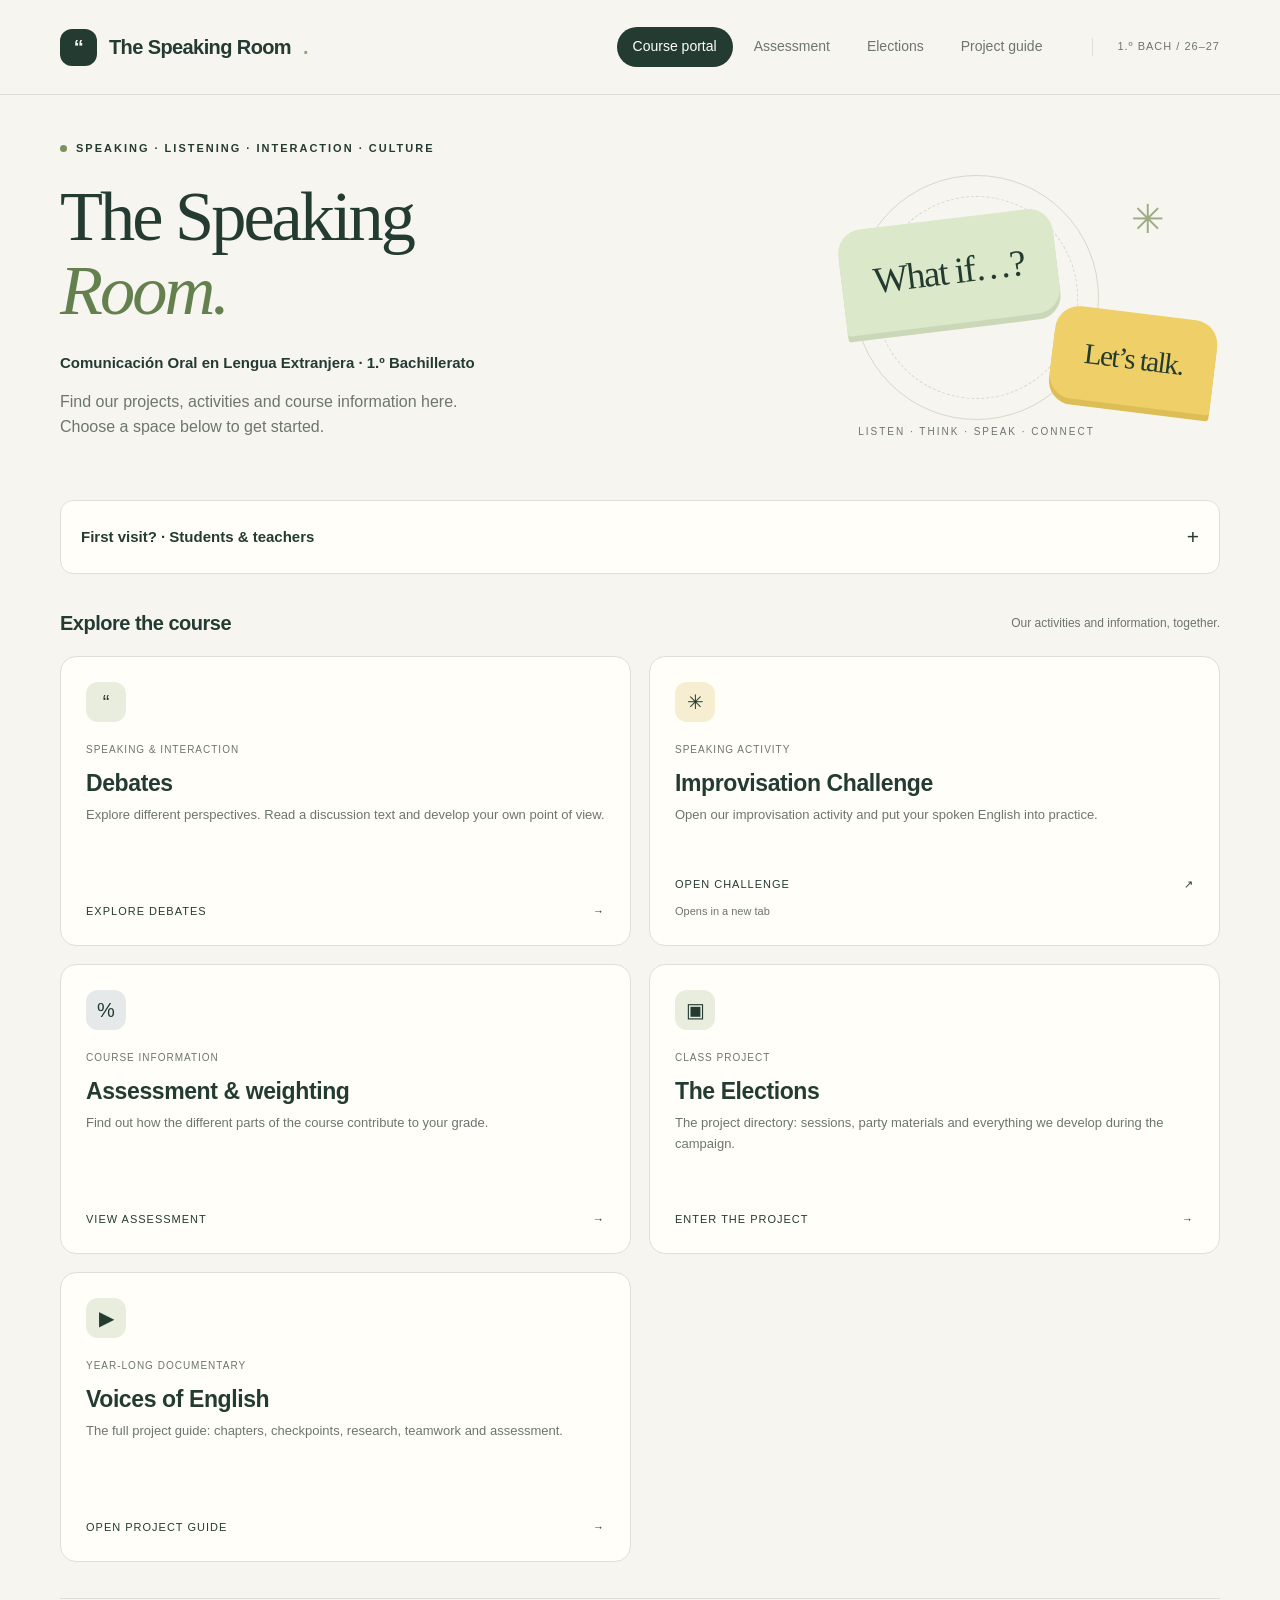
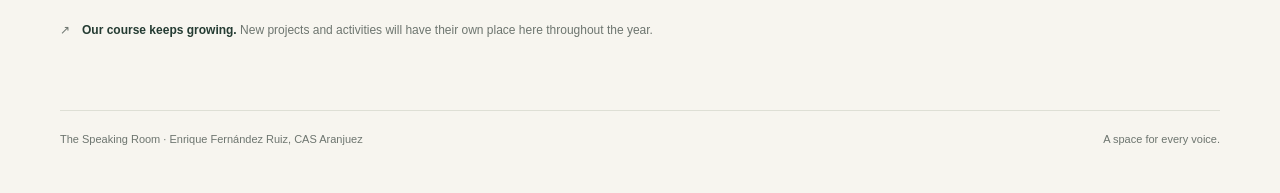
<file: index.html>
<!DOCTYPE html>
<html lang="en">
<head>
<meta charset="UTF-8">
<meta name="viewport" content="width=device-width, initial-scale=1">
<meta name="theme-color" content="#213c32">
<meta name="description" content="Your English Oral classroom: sessions, resources and speaking activities in one place.">
<title>The Speaking Room</title>
<style>
:root{--paper:#f7f5ef;--ink:#243b32;--muted:#6d756f;--line:#dedfd5;--green:#dbe8c9;--yellow:#efcf67;--white:#fffef9}
*{box-sizing:border-box}body{margin:0;background:var(--paper);color:var(--ink);font-family:Arial,Helvetica,sans-serif;font-size:16px;line-height:1.55}button,a,input{font:inherit}button,a{-webkit-tap-highlight-color:transparent}button{cursor:pointer}button:focus-visible,a:focus-visible,summary:focus-visible{outline:3px solid #af7911;outline-offset:5px}a{color:inherit}.skip{position:absolute;top:-80px;background:white;padding:10px;z-index:10}.skip:focus{top:5px}header{border-bottom:1px solid var(--line);background:var(--paper)}.nav{max-width:1240px;margin:auto;min-height:94px;padding:18px 40px;display:flex;align-items:center;gap:34px}.brand{display:flex;align-items:center;gap:12px;text-decoration:none;font-weight:750;letter-spacing:-.6px;font-size:20px;white-space:nowrap}.brand-mark{width:37px;height:37px;background:var(--ink);border-radius:12px;display:grid;place-items:center;color:var(--paper)}.nav nav{display:flex;gap:5px;margin-left:auto}.nav-link{background:none;border:0;padding:9px 16px;text-decoration:none;border-radius:30px;color:var(--muted);font-size:14px}.nav-link[aria-current=page]{background:var(--ink);color:white}.year{font-size:11px;letter-spacing:1px;border-left:1px solid var(--line);padding-left:24px;white-space:nowrap;color:var(--muted)}main{max-width:1240px;margin:auto;padding:45px 40px 70px}.eyebrow{text-transform:uppercase;letter-spacing:2px;font-size:11px;font-weight:bold;display:flex;align-items:center;gap:9px}.dot{width:7px;height:7px;border-radius:50%;background:#7a935d}.hero{display:grid;grid-template-columns:1.3fr 1fr;align-items:center;gap:40px;margin-bottom:44px}.hero h1{font-family:Georgia,'Times New Roman',serif;font-weight:normal;font-size:clamp(48px,5.5vw,76px);line-height:1.05;letter-spacing:-3px;margin:23px 0}.hero h1 em{color:#65804f;font-weight:normal}.intro{color:var(--muted);max-width:425px;font-size:16px}.hero-art{min-height:270px;display:grid;place-items:center;position:relative}.art-circle{position:absolute;width:245px;height:245px;border:1px solid #d4d9c9;border-radius:50%}.art-circle:after{content:"";position:absolute;inset:20px;border:1px dashed #d4d9c9;border-radius:50%}.bubble{position:relative;background:var(--green);font-family:Georgia,serif;font-size:37px;letter-spacing:-1.5px;padding:24px 32px;border-radius:24px 24px 24px 3px;transform:rotate(-7deg);left:-28px;top:-26px;box-shadow:0 6px 0 #cad8b8}.bubble.second{position:absolute;background:var(--yellow);font-size:29px;border-radius:24px 24px 3px 24px;transform:rotate(7deg);left:auto;right:5px;top:150px;box-shadow:0 6px 0 #ddbd56}.spark{position:absolute;right:55px;top:25px;font-size:40px;color:#9eab87}.small-caption{position:absolute;bottom:-7px;font-size:10px;letter-spacing:2px;text-transform:uppercase;color:var(--muted)}.section-top{display:flex;justify-content:space-between;align-items:center;gap:12px;margin:34px 0 17px}.section-top h2{font-size:20px;letter-spacing:-.5px;margin:0}.section-top span{font-size:12px;color:var(--muted)}.feature{background:var(--ink);color:#fffef6;border-radius:22px;display:grid;grid-template-columns:1.25fr 1fr;overflow:hidden}.feature-copy{padding:34px 38px}.pill{font-size:10px;text-transform:uppercase;letter-spacing:1.4px;border:1px solid #879481;padding:6px 10px;border-radius:30px;display:inline-block}.feature h2{font-family:Georgia,serif;font-size:43px;font-weight:normal;letter-spacing:-1px;line-height:1.15;margin:20px 0 10px}.feature p{color:#cdd6cb;max-width:370px;font-size:14px}.btn{display:inline-flex;justify-content:center;align-items:center;gap:25px;text-decoration:none;padding:12px 20px;border-radius:9px;border:1px solid transparent;font-size:13px;font-weight:bold;background:var(--yellow);color:var(--ink)}.btn:hover{filter:brightness(.96)}.feature .btn{margin-top:16px}.feature-aside{margin:30px 0;padding:5px 35px;border-left:1px solid #53685c;display:flex;flex-direction:column;justify-content:center}.route{display:flex;align-items:center;gap:16px;padding:13px 0}.route-number{width:31px;height:31px;border:1px solid #718576;border-radius:50%;display:grid;place-items:center;font-size:11px;color:#d1dfbd;flex-shrink:0}.route strong{font-size:14px;display:block}.route small{display:block;font-size:12px;color:#b6c4b6}.cards{display:grid;grid-template-columns:repeat(3,1fr);gap:18px}.card{border:1px solid var(--line);border-radius:16px;background:var(--white);padding:25px;display:flex;flex-direction:column;text-decoration:none}.card:hover{border-color:#a8b49c}.icon{width:40px;height:40px;border-radius:12px;background:#e8eddd;display:grid;place-items:center;margin-bottom:25px;font-size:20px}.card:nth-child(2) .icon{background:#f7edd1}.card:nth-child(3) .icon{background:#e6e9e9}.card h3{font-size:19px;margin:0 0 8px;letter-spacing:-.4px}.card p{font-size:13px;color:var(--muted);margin:0 0 22px}.card-bottom{font-size:11px;display:flex;justify-content:space-between;margin-top:auto;text-transform:uppercase;letter-spacing:1px}.footnote{display:flex;gap:12px;border-top:1px solid var(--line);margin-top:36px;padding-top:22px;color:var(--muted);font-size:12px}.footnote strong{color:var(--ink)}footer{max-width:1160px;margin:0 auto 25px;padding:20px 0;border-top:1px solid var(--line);display:flex;justify-content:space-between;font-size:11px;color:var(--muted)}[hidden]{display:none!important}.page-title{font-family:Georgia,serif;font-size:46px;font-weight:normal;letter-spacing:-1.5px;line-height:1.15;margin:20px 0 14px}.page-intro{color:var(--muted);max-width:650px;margin-bottom:30px}.back{font-size:13px;text-decoration:none;color:var(--muted)}.campaign-layout{display:grid;grid-template-columns:minmax(0,1fr) 280px;gap:28px;margin-top:30px}.steps{display:flex;flex-direction:column;gap:12px}details{border:1px solid var(--line);border-radius:13px;background:var(--white)}summary{cursor:pointer;display:flex;gap:15px;align-items:center;list-style:none;padding:20px;font-size:15px;font-weight:bold}summary::-webkit-details-marker{display:none}summary:after{content:"+";margin-left:auto;font-size:21px;font-weight:normal}details[open] summary:after{content:"−"}.step-no{color:#7f8a72;font-size:12px;font-weight:normal}.step-body{padding:0 22px 23px 49px;font-size:14px}.step-body p{margin:0 0 12px}.step-body ul{margin:0;padding-left:19px}.prompt{background:#eef1e6;border-radius:8px;padding:12px 15px;margin-top:13px}.timer{background:var(--green);padding:24px;border-radius:16px;position:sticky;top:20px}.timer h2{font-size:16px;margin:0}.timer p{font-size:12px;color:#526348}.timer-time{font-variant-numeric:tabular-nums;font-size:48px;letter-spacing:-2px;line-height:1.5}.presets{display:flex;flex-wrap:wrap;gap:6px;margin:10px 0 20px}.presets button,.timer-controls button{border:1px solid #a7b49a;border-radius:6px;background:transparent;padding:6px 11px;font-size:12px;color:var(--ink)}.presets button[aria-pressed=true]{background:var(--ink);color:white;border-color:var(--ink)}.timer-controls{display:flex;gap:8px}.timer-controls button:first-child{background:var(--ink);color:white}.helper{margin-top:20px;border:1px solid var(--line);padding:22px;border-radius:16px;font-size:13px}.helper h3{font-size:14px;margin:0 0 12px}.helper p{color:var(--muted);margin:8px 0}.empty{padding:42px;max-width:760px;border:1px dashed #c1c9b8;border-radius:16px;background:#f0f2e9;margin-top:28px}.empty h2{font-family:Georgia,serif;font-size:26px;font-weight:normal;margin:0 0 12px}.empty p{color:var(--muted);font-size:14px}.party-list{display:flex;flex-wrap:wrap;gap:8px;margin:20px 0}.party-list span{border:1px solid var(--line);background:var(--white);border-radius:24px;padding:8px 14px;font-size:12px}.resource-list{display:grid;grid-template-columns:repeat(2,1fr);gap:18px}.resource-card{border:1px solid var(--line);border-radius:13px;padding:23px;background:var(--white)}.resource-card h3{margin:0 0 8px;font-size:17px}.resource-card p{font-size:13px;color:var(--muted)}.resource-card a{font-size:13px;font-weight:bold}.resource-tag{display:block;font-size:10px;text-transform:uppercase;letter-spacing:1px;color:var(--muted);margin-bottom:12px}
@media(max-width:850px){.nav{padding:18px 24px;gap:16px;flex-wrap:wrap}.nav nav{order:3;width:100%;margin:0}.year{margin-left:auto}.hero{grid-template-columns:1.2fr 1fr;gap:0}.bubble{font-size:27px;left:0;padding:22px}.bubble.second{font-size:23px;right:0}.spark{right:10px}.cards{gap:12px}.card{padding:20px}main{padding:30px 24px 50px}.feature-copy{padding:28px}.feature-aside{padding:5px 24px}.campaign-layout{grid-template-columns:1fr}.timer{position:static}.campaign-sidebar{display:grid;grid-template-columns:1fr 1fr;gap:18px}.helper{margin:0}footer{margin:0 24px 20px}}
@media(max-width:580px){.brand{font-size:18px}.year{font-size:9px;padding-left:12px}.nav-link{padding:8px 13px;font-size:13px}.hero{grid-template-columns:1fr;margin-bottom:30px}.hero h1{font-size:58px}.hero-art{display:none}.intro{font-size:15px}.feature{grid-template-columns:1fr}.feature-aside{border-left:0;border-top:1px solid #53685c;margin:0 28px 18px;padding:18px 0 0}.feature-copy{padding:27px}.feature h2{font-size:37px}.cards{grid-template-columns:1fr}.card{display:grid;grid-template-columns:46px 1fr;column-gap:18px;padding:22px}.icon{grid-row:1/4;margin:0}.card h3{font-size:17px}.card p{margin-bottom:14px}.card-bottom{grid-column:2}.section-top span{display:none}.page-title{font-size:38px}.campaign-sidebar{grid-template-columns:1fr}.empty{padding:26px}.resource-list{grid-template-columns:1fr}.footnote{line-height:1.7}footer{gap:20px}summary{padding:17px;font-size:14px}.step-body{padding-left:43px}}
@media(prefers-reduced-motion:no-preference){.btn,.card,.nav-link{transition:background .15s,border-color .15s}}
.external-note{font-size:11px;color:var(--muted);margin-top:10px}.portal-cards .card h3{font-size:23px;line-height:1.2}.portal-cards .card{min-height:290px}.portal-cards .icon{margin-bottom:20px}@media(max-width:580px){.portal-cards .card{min-height:0}.portal-cards .resource-tag,.portal-cards .external-note{grid-column:2}.portal-cards .icon{grid-row:1/6}}
.assessment-grid{display:grid;grid-template-columns:repeat(3,minmax(0,1fr));gap:18px}.assessment-card{border:1px solid var(--line);border-radius:16px;padding:24px;background:#eaf2f6}.assessment-card:nth-child(2){background:#faf0de}.assessment-card:nth-child(3){background:#e9f1e7}.assessment-card:nth-child(4){background:#faeae5}.assessment-card:nth-child(5){background:#eeebf6}.assessment-card:nth-child(6){background:#e5f2f3}.assessment-card h2{font-family:Georgia,serif;font-size:24px;font-weight:normal;line-height:1.2;min-height:58px;margin:12px 0 22px}.assessment-card dl{margin:0}.assessment-card dl div{display:flex;justify-content:space-between;gap:12px;padding:10px 0;border-top:1px solid #243b321c;font-size:13px}.assessment-card dd{font-weight:bold;margin:0;white-space:nowrap}.assessment-note{font-size:12px;margin:16px 0 0}.assessment-image{display:block;width:100%;height:auto;border:1px solid var(--line);border-radius:14px}.section-top .btn{font-size:12px}@media(max-width:850px){.assessment-grid{grid-template-columns:repeat(2,minmax(0,1fr))}}@media(max-width:580px){.assessment-grid{grid-template-columns:1fr}.assessment-card h2{min-height:0}}
.portal-cards{grid-template-columns:repeat(2,minmax(0,1fr))}.party-gallery{display:grid;grid-template-columns:repeat(2,minmax(0,1fr));gap:24px}.party-card{border:1px solid var(--line);border-radius:16px;background:var(--white);overflow:hidden}.party-card img{display:block;width:100%;height:auto}.party-card>a{display:block}.party-card>a:hover{opacity:.92}.party-caption{padding:20px}.party-caption h2{font-size:20px;margin:0 0 12px}.party-caption>div{display:flex;gap:18px;flex-wrap:wrap}.party-caption a{font-size:12px}.party-list a{border:1px solid var(--line);background:var(--white);border-radius:24px;padding:8px 14px;font-size:12px;text-decoration:none}.party-list a:hover{background:var(--green)}.project-facts{display:grid;grid-template-columns:repeat(4,minmax(0,1fr));gap:14px;margin:30px 0}.project-facts>div{background:var(--green);padding:20px;border-radius:12px}.project-facts strong{display:block;font-family:Georgia,serif;font-size:25px;font-weight:normal}.project-facts span{display:block;font-size:12px;margin-top:8px}.guide-section .step-body{max-width:850px}.guide-section p{margin:10px 0;white-space:pre-line}.guide-section .resource-tag{margin-bottom:18px}@media(max-width:850px){.nav{flex-wrap:wrap}.nav nav{order:3;width:100%;margin:0}.project-facts{grid-template-columns:repeat(2,minmax(0,1fr))}}@media(max-width:580px){.portal-cards,.party-gallery{grid-template-columns:1fr}.nav nav{flex-wrap:wrap}.party-caption{padding:16px}.project-facts{gap:10px}.project-facts>div{padding:15px}}
.course-name{font-size:15px;max-width:460px;font-weight:600}.hero h1{font-size:clamp(48px,5.5vw,72px)}.election-cards{grid-template-columns:repeat(2,minmax(0,1fr))}.resource-strip{display:flex;align-items:center;justify-content:space-between;gap:20px;padding:22px;background:#eaf0e2;border-radius:14px;margin-top:24px}.resource-strip span{font-size:13px;color:var(--muted)}.resource-strip .btn{flex-shrink:0}.activity-brief{display:grid;grid-template-columns:repeat(4,minmax(0,1fr));gap:18px;padding:22px;background:#eaf0e2;border-radius:14px;margin:24px 0}.activity-brief dt{font-size:11px;text-transform:uppercase;letter-spacing:1px;font-weight:bold;margin-bottom:8px}.activity-brief dd{margin:0;font-size:13px}.guide-section h3{font-size:15px;margin:24px 0 12px}.guide-section .step-body .step-body{padding:0 0 14px}.checklist li{margin-bottom:10px}@media(max-width:700px){.activity-brief{grid-template-columns:repeat(2,minmax(0,1fr))}.election-cards{grid-template-columns:1fr}.resource-strip{align-items:flex-start;flex-direction:column}}@media(max-width:580px){.year{display:none}.hero h1{font-size:56px}.eyebrow{letter-spacing:1px;font-size:10px}}</style>
</head>
<body>
<a class="skip" href="#main">Skip to content</a>
<header><div class="nav">
<a class="brand" href="#home" aria-label="The Speaking Room home"><span class="brand-mark" aria-hidden="true">“</span>The Speaking Room<span style="color:#96a482">.</span></a>
<nav aria-label="Main navigation"><a class="nav-link" href="#home" data-nav="home">Course portal</a><a class="nav-link" href="#assessment" data-nav="assessment">Assessment</a><a class="nav-link" href="#elections" data-nav="elections">Elections</a><a class="nav-link" href="#project" data-nav="project">Project guide</a></nav>
<span class="year">1.º BACH / 26–27</span>
</div></header>
<main id="main" tabindex="-1">
<section data-page="home" aria-label="Course portal">
<div class="hero"><div><div class="eyebrow"><span class="dot"></span>Speaking · Listening · Interaction · Culture</div><h1>The Speaking<br><em>Room.</em></h1><p class="course-name" lang="es">Comunicación Oral en Lengua Extranjera · 1.º Bachillerato</p><p class="intro">Find our projects, activities and course information here. Choose a space below to get started.</p></div><div class="hero-art" aria-hidden="true"><div class="art-circle"></div><span class="spark">✳</span><div class="bubble">What if…?</div><div class="bubble second">Let’s talk.</div><div class="small-caption">Listen · Think · Speak · Connect</div></div></div>
<details class="guide-section" style="margin:20px 0"><summary>First visit? · Students &amp; teachers</summary><div class="step-body"><p><strong>Students:</strong> open the activity your teacher has assigned. Read the current instruction, speak in English and use keywords when notes are needed.</p><p><strong>Teachers:</strong> choose a course space below. In <a href="#elections">The Elections</a>, follow the sessions in order and open the quick teaching guide. Voter Focus Groups and Media Day work from one projected screen; students do not need accounts.</p><p><strong>Your work:</strong> this site does not collect submissions or sync devices. Where an activity saves notes, they stay in that browser. Download a backup before changing computers. Submit work through the channel your teacher gives you.</p></div></details><div class="section-top"><h2>Explore the course</h2><span>Our activities and information, together.</span></div>
<div class="cards portal-cards">
<a class="card" href="#debates"><span class="icon" aria-hidden="true">“</span><span class="resource-tag">Speaking &amp; interaction</span><h3>Debates</h3><p>Explore different perspectives. Read a discussion text and develop your own point of view.</p><span class="card-bottom">Explore debates <span aria-hidden="true">→</span></span></a>
<a class="card" href="https://improvisation-challenge.lovable.app/" target="_blank" rel="noopener noreferrer"><span class="icon" aria-hidden="true">✳</span><span class="resource-tag">Speaking activity</span><h3>Improvisation Challenge</h3><p>Open our improvisation activity and put your spoken English into practice.</p><span class="card-bottom">Open challenge <span aria-hidden="true">↗</span></span><span class="external-note">Opens in a new tab</span></a>
<a class="card" href="#assessment"><span class="icon" aria-hidden="true">%</span><span class="resource-tag">Course information</span><h3>Assessment &amp; weighting</h3><p>Find out how the different parts of the course contribute to your grade.</p><span class="card-bottom">View assessment <span aria-hidden="true">→</span></span></a>
<a class="card" href="#elections"><span class="icon" aria-hidden="true">▣</span><span class="resource-tag">Class project</span><h3>The Elections</h3><p>The project directory: sessions, party materials and everything we develop during the campaign.</p><span class="card-bottom">Enter the project <span aria-hidden="true">→</span></span></a>
<a class="card" href="#project"><span class="icon" aria-hidden="true">▶</span><span class="resource-tag">Year-long documentary</span><h3>Voices of English</h3><p>The full project guide: chapters, checkpoints, research, teamwork and assessment.</p><span class="card-bottom">Open project guide <span aria-hidden="true">→</span></span></a></div>
<div class="footnote"><span aria-hidden="true">↗</span><span><strong>Our course keeps growing.</strong> New projects and activities will have their own place here throughout the year.</span></div>
</section>
<section data-page="assessment" hidden><a class="back" href="#home">← Course portal</a><div class="eyebrow" style="margin-top:26px"><span class="dot"></span>Course information · 1º Bachillerato · 2026–27</div><h1 class="page-title">Assessment &amp; weighting.</h1><p class="page-intro">Your assessment breakdown for each of the six assessment periods in Comunicación Oral en Lengua Extranjera I.</p><div class="assessment-grid"><article class="assessment-card"><span class="resource-tag">Assessment 01</span><h2>How to be a better speaker</h2><dl><div><dt>Individual production</dt><dd>50%</dd></div><div><dt>Listening</dt><dd>30%</dd></div><div><dt>Language &amp; Culture</dt><dd>15%</dd></div><div><dt>Portfolio</dt><dd>5%</dd></div></dl></article><article class="assessment-card"><span class="resource-tag">Assessment 02</span><h2>Language, society &amp; identity</h2><dl><div><dt>Oral interaction</dt><dd>30%</dd></div><div><dt>Listening</dt><dd>30%</dd></div><div><dt>Voices of English</dt><dd>20%</dd></div><div><dt>Language &amp; Culture</dt><dd>15%</dd></div><div><dt>Portfolio</dt><dd>5%</dd></div></dl></article><article class="assessment-card"><span class="resource-tag">Assessment 03</span><h2>One language, many Englishes</h2><dl><div><dt>Individual production</dt><dd>50%</dd></div><div><dt>Listening</dt><dd>30%</dd></div><div><dt>Language &amp; Culture</dt><dd>15%</dd></div><div><dt>Portfolio</dt><dd>5%</dd></div></dl></article><article class="assessment-card"><span class="resource-tag">Assessment 04</span><h2>The story of English</h2><dl><div><dt>Individual production</dt><dd>30%</dd></div><div><dt>Listening</dt><dd>30%</dd></div><div><dt>Voices of English</dt><dd>20%</dd></div><div><dt>Language &amp; Culture</dt><dd>15%</dd></div><div><dt>Portfolio</dt><dd>5%</dd></div></dl></article><article class="assessment-card"><span class="resource-tag">Assessment 05</span><h2>Culture &amp; communication</h2><dl><div><dt>Oral interaction</dt><dd>50%</dd></div><div><dt>Listening</dt><dd>30%</dd></div><div><dt>Language &amp; Culture</dt><dd>15%</dd></div><div><dt>Portfolio</dt><dd>5%</dd></div></dl></article><article class="assessment-card"><span class="resource-tag">Assessment 06</span><h2>Find your voice</h2><dl><div><dt>Individual production*</dt><dd>30%</dd></div><div><dt>Listening</dt><dd>30%</dd></div><div><dt>Voices of English</dt><dd>20%</dd></div><div><dt>Language &amp; Culture</dt><dd>15%</dd></div><div><dt>Portfolio</dt><dd>5%</dd></div></dl><p class="assessment-note">* Includes a short Q&amp;A.</p></article></div><div class="section-top"><h2>Course infographic</h2><a class="btn" href="assessment-overview.pdf" target="_blank" rel="noopener noreferrer">Open original PDF ↗</a></div><a href="assessment-overview.pdf" target="_blank" rel="noopener noreferrer" aria-label="Open original assessment infographic PDF in a new tab"><img class="assessment-image" src="assessment-overview.png" alt="Original course infographic: six assessment periods and their weightings, transcribed above. Includes a short Q&amp;A in the sixth assessment." loading="lazy" width="1872" height="1324"></a></section>
<section data-page="elections" hidden><a class="back" href="#home">← Course portal</a><div class="eyebrow" style="margin-top:26px"><span class="dot"></span>Class project · Directory</div><h1 class="page-title">The Elections.</h1><p class="page-intro">Your starting point for the elections project. Follow the sessions below in order, or open the one your teacher assigns. The numbers show the project sequence.</p><details class="guide-section" style="margin:20px 0"><summary>Teaching this project for the first time? · Quick guide</summary><div class="step-body"><p><strong>Set up:</strong> assign the seven fictional parties to groups. Open the party infographics first. Keep the same parties across sessions; adapt the group size and timings to your class.</p><ol><li><strong>Campaign Hub:</strong> understand the party, discuss its six policies and create two more. Students keep keywords on paper or in their own document; this screen does not save notes.</li><li><strong>Manifesto Launch:</strong> each group chooses three policies and prepares its oral launch. Use a group device for notes or work on paper. The teacher coordinates the speaking order.</li><li><strong>Voter Focus Groups:</strong> project one voter. Assign a voter group and a responding party. Reveal the objection after their first answer, then hear an oral verdict. Swap roles as needed.</li><li><strong>Media Day:</strong> allow 10 minutes to prepare three fixed questions per party. Project each question one at a time during a 3–4 minute conference. Ask for an answer, a reason and an example or consequence, with a different speaker for each question whenever possible. Then move to the next party.</li><li><strong>Alliance Day:</strong> bring already chosen partner parties together. Record the pact’s members and shared priority, agree on each party’s contribution, and create one joint policy with practical steps and compromises. Review and present the agreement together. Use one shared device to keep the pact’s notes.</li><li><strong>Rival Debate Day:</strong> choose a clear conflict between two or three parties. Allow ten minutes to prepare keywords, then guide openings, arguments and responses, direct questions, rebuttals and a possible compromise. Each student speaks at least three times. Other groups record three brief observations.</li></ol><p><strong>Keep it oral:</strong> rotate speakers. No full scripts, scores or party rankings are needed.</p><p><strong>Saving &amp; privacy:</strong> notes are local to each browser. Bring saved party notes to the presenting computer using the Manifesto Launch party-file import. Teacher passwords protect local observations; they are not teacher accounts or a restriction on who can open the activities. Each teacher can create their own notebook. Close it before projecting.</p></div></details><div class="cards election-cards"><a class="card" href="#campaign"><span class="icon" aria-hidden="true">01</span><h3>Campaign Hub</h3><p>Our first session: understand your party, develop policies and explore possible alliances.</p><span class="card-bottom">Open session <span aria-hidden="true">→</span></span></a><a class="card" href="manifesto.html"><span class="icon" aria-hidden="true">02</span><h3>Manifesto Launch</h3><p>Campaign Day 1: choose three priorities, launch your manifesto and defend your ideas. Includes party headquarters and a teacher dashboard.</p><span class="card-bottom">Open campaign day 1 <span aria-hidden="true">→</span></span></a><a class="card" href="focus-groups.html"><span class="icon" aria-hidden="true">03</span><h3>Voter Focus Groups</h3><p>Campaign Day 2: listen to voters, choose relevant policies and respond to objections across four encounters.</p><span class="card-bottom">Open Campaign Day 2 <span aria-hidden="true">→</span></span></a><a class="card" href="media-day.html"><span class="icon" aria-hidden="true">04</span><h3>Media Day · Press Conference</h3><p>Prepare three questions based on your party’s policies. Give developed answers, with a different speaker for each question.</p><span class="card-bottom">Enter the press room <span aria-hidden="true">→</span></span></a><a class="card" href="alliance-day.html"><span class="icon" aria-hidden="true">05</span><h3>Alliance Day · Build your pact</h3><p>Record your chosen partners, agree on contributions and compromises, and create a new joint policy together.</p><span class="card-bottom">Build your pact <span aria-hidden="true">→</span></span></a><a class="card" href="rival-day.html"><span class="icon" aria-hidden="true">06</span><h3>Rival Debate Day</h3><p>Same problem, different solutions. Defend your position, challenge a rival and respond directly to their arguments.</p><span class="card-bottom">Listen and respond <span aria-hidden="true">→</span></span></a></div><div class="resource-strip"><div><strong>Party infographics</strong><br><span>Supporting material · Identity, audience, register and policies for all seven parties.</span></div><a class="btn" href="#resources">Find your party →</a></div></section>
<section data-page="sessions" hidden><div class="eyebrow"><span class="dot"></span>Step by step</div><h1 class="page-title">Our sessions.</h1><p class="page-intro">Open a session to see its instructions and work through the activities with your classmates.</p><div class="cards"><a class="card" href="#campaign"><span class="icon" aria-hidden="true">01</span><h3>Campaign Hub</h3><p>Seven stages: get to know your party, discuss policies and explore alliances.</p><span class="card-bottom">Open session <span aria-hidden="true">↗</span></span></a></div><p class="page-intro" style="font-size:13px;margin-top:25px">New sessions will appear here as the course develops.</p></section>
<section data-page="resources" hidden><a class="back" href="#elections">← Elections directory</a><div class="eyebrow" style="margin-top:26px"><span class="dot"></span>The Elections · Party directory</div><h1 class="page-title">Meet the parties.</h1><p class="page-intro">Seven parties, seven perspectives. Open your party’s infographic to read its identity, audience, register and six key policies. Select any image to view it full size.</p><div class="party-gallery"><article class="party-card"><a href="digital-tomorrow.png" target="_blank" rel="noopener noreferrer" aria-label="Enlarge Digital Tomorrow infographic in a new tab"><img src="digital-tomorrow.png" alt="Digital Tomorrow: party identity, audience, register, style guide and six key policies. Open full size to read the infographic." loading="lazy" width="1536" height="1024"></a><div class="party-caption"><h2>Digital Tomorrow</h2><div><a href="digital-tomorrow.png" target="_blank" rel="noopener noreferrer">View full size ↗</a><a href="digital-tomorrow.png" download>Download PNG ↓</a></div></div></article><article class="party-card"><a href="experience-matters.png" target="_blank" rel="noopener noreferrer" aria-label="Enlarge Experience Matters infographic in a new tab"><img src="experience-matters.png" alt="Experience Matters: party identity, audience, register, style guide and six key policies. Open full size to read the infographic." loading="lazy" width="1536" height="1024"></a><div class="party-caption"><h2>Experience Matters</h2><div><a href="experience-matters.png" target="_blank" rel="noopener noreferrer">View full size ↗</a><a href="experience-matters.png" download>Download PNG ↓</a></div></div></article><article class="party-card"><a href="learning-together.png" target="_blank" rel="noopener noreferrer" aria-label="Enlarge Learning Together infographic in a new tab"><img src="learning-together.png" alt="Learning Together: party identity, audience, register, style guide and six key policies. Open full size to read the infographic." loading="lazy" width="1536" height="1024"></a><div class="party-caption"><h2>Learning Together</h2><div><a href="learning-together.png" target="_blank" rel="noopener noreferrer">View full size ↗</a><a href="learning-together.png" download>Download PNG ↓</a></div></div></article><article class="party-card"><a href="new-generation.png" target="_blank" rel="noopener noreferrer" aria-label="Enlarge New Generation infographic in a new tab"><img src="new-generation.png" alt="New Generation: party identity, audience, register, style guide and six key policies. Open full size to read the infographic." loading="lazy" width="1536" height="1024"></a><div class="party-caption"><h2>New Generation</h2><div><a href="new-generation.png" target="_blank" rel="noopener noreferrer">View full size ↗</a><a href="new-generation.png" download>Download PNG ↓</a></div></div></article><article class="party-card"><a href="our-community.png" target="_blank" rel="noopener noreferrer" aria-label="Enlarge Our Community infographic in a new tab"><img src="our-community.png" alt="Our Community: party identity, audience, register, style guide and six key policies. Open full size to read the infographic." loading="lazy" width="1536" height="1024"></a><div class="party-caption"><h2>Our Community</h2><div><a href="our-community.png" target="_blank" rel="noopener noreferrer">View full size ↗</a><a href="our-community.png" download>Download PNG ↓</a></div></div></article><article class="party-card"><a href="the-everyday-voice.png" target="_blank" rel="noopener noreferrer" aria-label="Enlarge The Everyday Voice infographic in a new tab"><img src="the-everyday-voice.png" alt="The Everyday Voice: party identity, audience, register, style guide and six key policies. Open full size to read the infographic." loading="lazy" width="1536" height="1024"></a><div class="party-caption"><h2>The Everyday Voice</h2><div><a href="the-everyday-voice.png" target="_blank" rel="noopener noreferrer">View full size ↗</a><a href="the-everyday-voice.png" download>Download PNG ↓</a></div></div></article><article class="party-card"><a href="working-life.png" target="_blank" rel="noopener noreferrer" aria-label="Enlarge Working Life infographic in a new tab"><img src="working-life.png" alt="Working Life: party identity, audience, register, style guide and six key policies. Open full size to read the infographic." loading="lazy" width="1536" height="1024"></a><div class="party-caption"><h2>Working Life</h2><div><a href="working-life.png" target="_blank" rel="noopener noreferrer">View full size ↗</a><a href="working-life.png" download>Download PNG ↓</a></div></div></article></div><div class="footnote"><a href="#campaign">Continue to Campaign Hub →</a></div><div id="resource-list" class="resource-list"></div><div id="resources-empty" hidden></div></section>
<section data-page="activities" hidden><div class="eyebrow"><span class="dot"></span>English in action</div><h1 class="page-title">Less watching.<br>More talking.</h1><p class="page-intro">A place for speaking activities, challenges and classroom games.</p><div class="cards"><a class="card" href="#campaign"><span class="icon" aria-hidden="true">✳</span><h3>Political speed meetings</h3><p>Meet other representatives in five-minute rounds. Discover common ground and possible disagreements.</p><span class="card-bottom">Inside Campaign Hub <span aria-hidden="true">↗</span></span></a></div><p class="page-intro" style="font-size:13px;margin-top:25px">More activities will be added throughout the course.</p></section>
<section data-page="campaign" hidden><a class="back" href="#elections">← Elections directory</a><div class="eyebrow" style="margin-top:26px"><span class="dot"></span>Speaking project · First session</div><h1 class="page-title">Campaign Hub.</h1><p class="page-intro">Know your party. Defend your ideas. Find common ground.<br>Work in English, use keywords for notes and respect your party’s register.</p><p class="prompt"><strong>Keep your notes on paper or in your own document.</strong> This session is a guide; it does not save typed work. Bring your two new policies to Manifesto Launch.</p><dl class="activity-brief"><div><dt>Goal</dt><dd>Explain your party’s ideas and find common ground.</dd></div><div><dt>Work with</dt><dd>Your party, then representatives from other parties.</dd></div><div><dt>Timing</dt><dd>5-minute meeting rounds · 30-second final statement.</dd></div><div><dt>By the end</dt><dd>Notes, two new policies, a possible ally and an oral statement.</dd></div></dl><div class="party-list" aria-label="The seven parties"><a href="#resources">New Generation</a><a href="#resources">Experience Matters</a><a href="#resources">Working Life</a><a href="#resources">Digital Tomorrow</a><a href="#resources">Learning Together</a><a href="#resources">Our Community</a><a href="#resources">The Everyday Voice</a></div>
<div class="campaign-layout"><div class="steps">
<details open><summary><span class="step-no">01</span>Meet your party</summary><div class="step-body"><p>Look at your party’s infographic and briefly discuss it together.</p><ul><li>Who do you represent?</li><li>What register should you use?</li><li>What do your six policies mean?</li></ul><div class="prompt">Make sure everyone understands the party before moving on.</div></div></details>
<details><summary><span class="step-no">02</span>Choose your main idea</summary><div class="step-body"><p>Agree on the central idea that represents your party. Then share it with the other parties.</p><div class="prompt">Our party mainly believes that…</div></div></details>
<details><summary><span class="step-no">03</span>Know your six policies</summary><div class="step-body"><p>Discuss these four questions for each of your six policies. Write keywords only.</p><ul><li><strong>WHAT?</strong> What are we proposing?</li><li><strong>WHY?</strong> Why do we think it is necessary?</li><li><strong>WHO?</strong> Who would benefit?</li><li><strong>CHALLENGE?</strong> What might another party question or disagree with?</li></ul><div class="prompt">Everyone should be able to explain the policies in their own words.</div></div></details>
<details><summary><span class="step-no">04</span>Create two new policies</summary><div class="step-body"><p>Suggest different ideas, discuss them and reach a consensus on two new policies.</p><ul><li>Do they fit your party’s identity?</li><li>Do they address the needs of the people you represent?</li><li>Can you explain and defend them?</li></ul><div class="prompt">Listen to everyone’s suggestions before deciding together.</div></div></details>
<details><summary><span class="step-no">05</span>Political speed meetings</summary><div class="step-body"><p>Split up and meet representatives from other parties. Each round lasts <strong>five minutes</strong>. Follow your teacher’s instructions for changing partners.</p><ul><li>Explain your proposals and ask about theirs.</li><li>Find something you agree on.</li><li>Explore a disagreement or a question.</li><li>Discuss whether cooperation could work.</li></ul><div class="prompt"><strong>Keep brief notes:</strong> Party · Agreement · Problem · Possible cooperation</div></div></details>
<details><summary><span class="step-no">06</span>Back to headquarters</summary><div class="step-body"><p>Return to your party. Everyone reports what they discovered in their meetings.</p><ul><li>Which party could be your best ally?</li><li>Why would that alliance make sense?</li><li>Which policies could you work on together?</li></ul><div class="prompt">Use what you learned in the meetings to reach a group decision.</div></div></details>
<details><summary><span class="step-no">07</span>Your campaign statement</summary><div class="step-body"><p>Finish with a <strong>30-second campaign statement</strong> to the class.</p><ul><li>Who are you?</li><li>What do you stand for?</li><li>What should people remember about your party?</li></ul><div class="prompt">Your statement should sound like YOUR party. Use the appropriate register.</div></div></details>
</div><aside class="campaign-sidebar"><div class="timer"><h2>Make every second count.</h2><p>A timer for meetings and statements.</p><div id="clock" class="timer-time" role="timer" aria-label="5 minutes remaining">05:00</div><div class="presets" aria-label="Choose timer duration"><button type="button" data-seconds="30" aria-pressed="false">30 sec</button><button type="button" data-seconds="300" aria-pressed="true">5 min</button></div><div class="timer-controls"><button type="button" id="timer-toggle">Start</button><button type="button" id="timer-reset">Reset</button></div><p id="timer-status" role="status">Ready when you are.</p></div><div class="helper"><h3>Keep the conversation going</h3><p>“Could you explain what you mean?”</p><p>“I see your point, but…”</p><p>“What do you think about…?”</p><p>“We could work together on…”</p></div></aside></div>
</section>
<section data-page="project" hidden><a class="back" href="#home">← Course portal</a><div class="eyebrow" style="margin-top:26px"><span class="dot"></span>Year-long documentary project</div><h1 class="page-title">Voices of English.</h1><p class="page-intro">One community · Three chapters · One documentary.<br>The complete guide to developing your project across the school year.</p><p class="prompt"><strong>Starting today?</strong> Open “Start here · team, community &amp; first session” under “Help when you need it”. Returning groups: open your current chapter and check “Before you submit”. Keep files in your group’s shared folder and submit them as instructed by your teacher.</p><a class="btn" href="project-guide.pptx" download>Download original PowerPoint ↓</a><div class="project-facts"><div><strong>5 teams</strong><span>3 groups of 5 + 2 groups of 6</span></div><div><strong>3 chapters</strong><span>Each spans two evaluations</span></div><div><strong>5+ minutes</strong><span>New material every evaluation</span></div><div><strong>20%</strong><span>In evaluations 2, 4 and 6</span></div></div><p class="page-intro">Evaluations 1, 3 and 5 are formative checkpoints. Evaluations 2, 4 and 6 complete each chapter and are assessed. Everyone must have an identifiable spoken contribution in every evaluation.</p><div class="section-top"><h2>Your chapters &amp; tasks</h2><span>Open the chapter you are working on</span></div><div class="steps"><details class="guide-section"><summary>Chapter 1 · Community & Identity</summary><div class="step-body"><span class="resource-tag">CHAPTER 1 · EVALUATIONS 1–2</span><p>Guiding question: WHO ARE THESE PEOPLE, AND HOW DOES IDENTITY SHAPE THEIR ENGLISH?</p><h3>EVALUATION 1 · MEET THE COMMUNITY</h3><p>• Where is the community located?
• Who are the people / what defines the community?
• What role does English play there?
• Which facts are essential before we go deeper?
• Why is this community worth following?</p><h3>EVALUATION 2 · LANGUAGE &amp; IDENTITY</h3><p>• Age / generation differences
• Social or professional variation
• Formal vs informal language when relevant
• Slang / identity markers that genuinely matter
• One concrete example of language expressing identity</p><p>By the end of E2, Chapter 1 should feel complete: community + identity, ready to move into how the variety sounds.</p></div></details><details class="guide-section"><summary>Chapter 2 · Voice & History</summary><div class="step-body"><span class="resource-tag">CHAPTER 2 · EVALUATIONS 3–4</span><p>Guiding question: WHAT DOES THEIR ENGLISH SOUND LIKE — AND WHY DID IT DEVELOP THAT WAY?</p><h3>EVALUATION 3 · HOW THEY SPEAK</h3><p>• Accent vs dialect — be precise</p><p>• 2–3 pronunciation features worth noticing</p><p>• Vocabulary / expressions that genuinely matter</p><p>• Standard vs local variation</p><p>• One short authentic language sample</p><h3>EVALUATION 4 · THE STORY OF THEIR ENGLISH</h3><p>• Where did English in this community come from?</p><p>• Migration, colonisation, contact or political change</p><p>• Which other languages influenced it?</p><p>• Link historical causes to features from E3</p><p>• Finish by connecting history, sound and identity</p><p>E3 and E4 each add at least 5 minutes of NEW material. By the end of E4, Chapter 2 should be complete and coherent.</p></div></details><details class="guide-section"><summary>Chapter 3 · Culture & Communication</summary><div class="step-body"><span class="resource-tag">CHAPTER 3 · EVALUATIONS 5–6</span><p>Guiding question: HOW DO CULTURE AND SOCIAL CONVENTIONS AFFECT COMMUNICATION?</p><h3>EVALUATION 5 · BEYOND THE WORDS</h3><p>• Politeness and ways of requesting / refusing / disagreeing
• Small talk and conversational expectations
• Directness vs indirectness when relevant
• Tone, gestures, eye contact or personal space</p><h3>EVALUATION 6 · WHAT CAN WE LEARN?</h3><p>• One realistic intercultural misunderstanding
• How could it be avoided?
• What can outsiders learn from this community?
• Build the final conclusion of the documentary
• Prepare for the live Q&amp;A / defence</p><p>E5 and E6 each add at least 5 minutes of NEW material. Talk about tendencies and conventions — not stereotypes about what “everyone” is like.</p></div></details></div><div class="section-top"><h2>Before you submit</h2></div><div class="steps"><details class="guide-section"><summary>Submission checklist</summary><div class="step-body"><span class="resource-tag">BEFORE EACH CHECKPOINT</span><p>Use this before every project checkpoint — formative or assessed.</p><ul class="checklist"><li>We answer the guiding question for the active chapter.</li><li>We added at least 5 minutes of new material.</li><li>We selected the most relevant information — not everything we found.</li><li>Our claims come from reliable sources and the source log is updated.</li><li>Every member has an identifiable spoken contribution.</li><li>Nobody is simply reading a full script.</li><li>The English is clear enough to understand without subtitles.</li><li>Images / clips support the explanation rather than distract from it.</li><li>The segment has a clear beginning, development and ending.</li><li>We checked audio, titles and credits before exporting.</li></ul><p>If you cannot tick a box honestly, the chapter is not ready yet.</p></div></details><details class="guide-section"><summary>Checkpoints, assessment & final documentary</summary><div class="step-body"><h3>What happens in each evaluation?</h3><div class="step-body"><span class="resource-tag">PROJECT CHECKPOINTS</span><p>Every evaluation adds 5+ minutes. Only E2, E4 and E6 are graded as Project Documentary (20%).</p><p>≥ 5 MINUTES / EVAL</p><p>Add at least five minutes of NEW documentary material in every evaluation.</p><p>EVERYONE SPEAKS</p><p>All 5/6 members need an identifiable spoken contribution in each evaluation.</p><p>SOURCES INCLUDED</p><p>Keep the source log updated and credit information, images and external media used.</p><p>E1 / E3 / E5: 5+ minutes of progress for formative feedback.  E2 / E4 / E6: add 5+ more minutes, complete the chapter and submit it for assessment.</p><p>Feedback from each checkpoint should visibly improve the completed chapter.</p></div><h3>What will matter in the project?</h3><div class="step-body"><span class="resource-tag">ASSESSMENT</span><p>Project Documentary = 20% in Evaluations 2, 4 and 6.</p><p>CONTENT &amp; RESEARCH</p><p>Accurate, relevant information supported by reliable sources.</p><p>ORAL COMMUNICATION</p><p>Clear, natural and understandable spoken English.</p><p>ORGANISATION</p><p>A segment with a clear purpose, progression and ending.</p><p>LANGUAGE &amp; CULTURE</p><p>Relevant linguistic / sociocultural explanation for that stage.</p><p>TEAMWORK</p><p>The group works as one documentary, not separate mini-presentations.</p><p>INDIVIDUAL CONTRIBUTION</p><p>Your own spoken contribution is visible and identifiable.</p><p>Each assessed chapter should show clear improvement from the previous checkpoint.</p></div><h3>Build the final documentary</h3><div class="step-body"><span class="resource-tag">EVALUATION 6 · FINAL ASSESSED CHAPTER</span><p>E6 completes Chapter 3 and the whole documentary. The project counts for 20% of the evaluation.</p><p>REWATCH</p><p>Review all feedback.</p><p>IMPROVE</p><p>Correct weak explanations, pronunciation, sources or visuals.</p><p>CONNECT</p><p>Add transitions between the three chapters.</p><p>UNIFY</p><p>Make titles, audio, visuals and credits consistent.</p><p>CONCLUDE</p><p>Record a strong final conclusion.</p><p>DEFEND</p><p>Live Q&amp;A: be ready to answer without a script.</p><p>Final documentary: approximately 30 minutes of polished material + live defence / Q&amp;A of about 5–8 minutes per group.</p><p>The final evaluation rewards integration and improvement. You may trim repetition, but the three chapters must remain complete and coherent.</p></div></div></details></div><div class="section-top"><h2>Help when you need it</h2></div><div class="steps"><details class="guide-section"><summary>Start here · team, community & first session</summary><div class="step-body"><h3>10 strong options · Part 1</h3><div class="step-body"><span class="resource-tag">CHOOSE YOUR COMMUNITY</span><p>Each team ranks its top three choices; the teacher approves the final distribution.</p><p>1. Scotland</p><p>Scottish English · Scots · Gaelic contact</p><p>2. Ireland</p><p>Hiberno-English · Irish influence</p><p>3. Jamaica</p><p>Jamaican English · Creole · identity</p><p>4. Nigeria</p><p>Nigerian English · Pidgin · multilingualism</p><p>5. India</p><p>Indian English · multilingual contact · colonial history</p><p>Choose a community with enough reliable sources, history, linguistic variation and cultural material.</p></div><h3>10 strong options · Part 2</h3><div class="step-body"><span class="resource-tag">CHOOSE YOUR COMMUNITY</span><p>Only five communities will be selected, so groups will not all work on the same topic.</p><p>6. Singapore</p><p>Singapore English / Singlish · multilingual society</p><p>7. South Africa</p><p>Multiple English varieties · language contact</p><p>8. Australia</p><p>Australian English · identity · regional/social variation</p><p>9. New Zealand</p><p>New Zealand English · Māori influence</p><p>10. African American English (USA)</p><p>History · identity · sound · social meaning</p><p>Your first choice is not guaranteed: the final distribution must keep the five documentaries varied.</p></div><h3>Set up the team properly</h3><div class="step-body"><span class="resource-tag">STEP 1</span><p>Five teams: three groups of 5 and two groups of 6.</p><p>1 · SHARED SPACE</p><p>One folder for research, source log, outlines, recordings, visuals and final exports.</p><p>2 · SOURCE LOG</p><p>Record every useful source from the beginning. Do not rebuild the bibliography at the end.</p><p>3 · FLEXIBLE ROLES</p><p>Research, presenting, editing, fact-checking and visuals can rotate between evaluations.</p><p>4 · EVERYONE SPEAKS</p><p>Every member must have an identifiable spoken contribution in every evaluation.</p><p>5 · EVERYONE UNDERSTANDS</p><p>No “editor-only” student. You should understand the chapter and be able to answer questions.</p><p>Roles organise the work; they do not remove anyone’s responsibility to research, speak and understand.</p></div><h3>Your first project session</h3><div class="step-body"><span class="resource-tag">START HERE</span><p>Do not leave class with “we’ll decide later”. Leave with a concrete plan.</p><p>1</p><p>CONFIRM THE TEAM</p><p>Know exactly who your 5/6 members are.</p><p>2</p><p>RANK 3 COMMUNITIES</p><p>Choose your top three options from the approved list.</p><p>3</p><p>GET APPROVAL</p><p>The teacher confirms the final community for each team.</p><p>4</p><p>CREATE THE SHARED SPACE</p><p>Folder + source log + working document.</p><p>5</p><p>ANSWER 3 BASIC QUESTIONS</p><p>Where? Who? What role does English play?</p><p>6</p><p>SELECT E1 IDEAS</p><p>Choose what the audience genuinely needs to know.</p><p>7</p><p>ASSIGN SPOKEN PARTS</p><p>Everyone needs a real contribution.</p><p>8</p><p>SET A MINI-DEADLINE</p><p>Decide what must be ready before the next project lesson.</p><p>One community · Three chapters · Six evaluations · One documentary</p></div></div></details><details class="guide-section"><summary>Research, plan & record</summary><div class="step-body"><h3>The workflow for every evaluation</h3><div class="step-body"><span class="resource-tag">REPEATABLE PROCESS</span><p>Use the same cycle every time so the project stays manageable.</p><p>1</p><p>RESEARCH</p><p>Find reliable information</p><p>2</p><p>SELECT</p><p>Choose the strongest ideas</p><p>3</p><p>OUTLINE</p><p>Build a clear story</p><p>4</p><p>REHEARSE</p><p>Practise explaining</p><p>5</p><p>RECORD</p><p>Speak clearly and naturally</p><p>6</p><p>EDIT</p><p>Make it easy to follow</p><p>7</p><p>SUBMIT</p><p>Include sources &amp; credits</p><p>8</p><p>IMPROVE</p><p>Use feedback next time</p><p>Do not start by recording. A strong chapter begins with a clear idea of what the audience should understand.</p></div><h3>Reliable information matters</h3><div class="step-body"><span class="resource-tag">RESEARCH</span><p>The documentary is oral, but the content still has to be trustworthy.</p><p>GOOD PLACES TO START</p><p>Official institutions
Universities / academic projects
Museums / archives
Reputable media
Dictionaries / language resources</p><p>CHECK BEFORE USING</p><p>Who created it?
Is the date relevant?
Can the claim be verified elsewhere?
Is it fact, interpretation or opinion?</p><p>KEEP A SOURCE LOG</p><p>Title / organisation
Link
What you used it for
Image / clip source
Final credits</p><p>Do not build a chapter from one random website, a single TikTok or an AI-generated summary.</p><p>Research → understand → select → explain in your own words.</p></div><h3>What should 5+ minutes look like?</h3><div class="step-body"><span class="resource-tag">FROM RESEARCH TO VIDEO</span><p>An evaluation segment needs a clear message — not a spoken list of facts.</p><p>HOOK</p><p>Give the audience a reason to listen.</p><p>KEY IDEA 1</p><p>Explain one important point.</p><p>KEY IDEA 2</p><p>Add a second idea that moves the story forward.</p><p>REAL EXAMPLE</p><p>Use a map, clip, quote, image or language sample.</p><p>WHY IT MATTERS</p><p>Explain what the audience should understand.</p><p>CLOSING / TRANSITION</p><p>Finish clearly and lead into what comes next.</p><p>The 5-minute minimum is not a target to fill with extra facts: every minute should have a purpose.</p></div><h3>The speaking matters more than the editing</h3><div class="step-body"><span class="resource-tag">ORAL QUALITY</span><p>This is an Oral Communication project — the video is the vehicle, not the objective.</p><p>ENGLISH ONLY</p><p>All spoken content must be in English.</p><p>NO READING</p><p>Prepare carefully, but do not read a full script.</p><p>EXPLAIN</p><p>Understand it well enough to explain it in your own words.</p><p>BE CLEAR</p><p>Pace, volume and intonation must support understanding.</p><p>EVERYONE SPEAKS</p><p>Every member needs an identifiable contribution.</p><p>BE NATURAL</p><p>Avoid flat, memorised delivery.</p><p>RE-RECORD</p><p>If the audio or delivery is weak, record it again.</p><p>OWN YOUR PART</p><p>Be ready to answer questions about your section.</p><p>A beautiful edit cannot compensate for weak spoken communication.</p></div><h3>Keep production simple and effective</h3><div class="step-body"><span class="resource-tag">VIDEO &amp; EDITING</span><p>You are not being asked to become professional filmmakers.</p><p>CLEAR AUDIO</p><p>The voice must always be easy to hear.</p><p>READABLE VISUALS</p><p>Use titles, maps, images and keywords that can be understood quickly.</p><p>SHORT EXTERNAL CLIPS</p><p>Only use extracts when they genuinely help explain something.</p><p>CONSISTENT STYLE</p><p>Use similar titles, fonts and transitions across the three chapters.</p><p>MUSIC = SECONDARY</p><p>Background music must never compete with the speaker.</p><p>CREDITS &amp; SOURCES</p><p>Credit information, images and external media at the end.</p><p>Simple + clear + coherent beats complicated + flashy + difficult to follow.</p></div></div></details><details class="guide-section"><summary>Project overview & year roadmap</summary><div class="step-body"><h3>VOICES OF ENGLISH</h3><div class="step-body"><span class="resource-tag">COMUNICACIÓN ORAL EN LENGUA EXTRANJERA I</span><p>Year-long documentary project</p><p>COMMUNITY</p><p>IDENTITY</p><p>SOUND</p><p>HISTORY</p><p>CULTURE</p><p>One community · Three chapters · One documentary</p><p>27 students · 5 teams · 6 evaluations</p><p>1º Bachillerato · 2026–2027</p></div><h3>The project at a glance</h3><div class="step-body"><span class="resource-tag">PROJECT OVERVIEW</span><p>What you will build across the whole school year.</p><p>27</p><p>STUDENTS</p><p>5 teams: 3 groups of 5 + 2 groups of 6</p><p>1</p><p>COMMUNITY</p><p>The same community / variety all year</p><p>3</p><p>CHAPTERS</p><p>Each chapter is developed across exactly two evaluations</p><p>≥5</p><p>MIN / EVAL</p><p>At least 5 minutes of new documentary material every evaluation</p><p>PROJECT WEIGHT: 20% IN EVALUATIONS 2, 4 AND 6</p><p>One project developed progressively: E1/E3/E5 are formative checkpoints; E2/E4/E6 complete each chapter and are assessed.</p></div><h3>Three chapters across six evaluations</h3><div class="step-body"><span class="resource-tag">HOW THE YEAR WORKS</span><p>Each chapter lasts two evaluations. Every evaluation adds a new 5+ minute segment.</p><p>EVALUATION 1</p><p>EVALUATION 2</p><p>EVALUATION 3</p><p>EVALUATION 4</p><p>EVALUATION 5</p><p>EVALUATION 6</p><p>CHAPTER 1 · COMMUNITY &amp; IDENTITY</p><p>E1: Meet the Community  ·  E2: Language &amp; Identity</p><p>CHAPTER 2 · VOICE &amp; HISTORY</p><p>E3: How They Speak  ·  E4: The Story of Their English</p><p>CHAPTER 3 · CULTURE &amp; COMMUNICATION</p><p>E5: Beyond the Words  ·  E6: What Can We Learn?</p><p>Minimum by the end of each chapter: 10 minutes of new material (5+ minutes in each evaluation).</p><p>E1 / E3 / E5 = formative development and feedback.  E2 / E4 / E6 = completed chapter submission worth 20%.  Across the year: at least 30 minutes of documentary material.</p></div><h3>One community, three big questions</h3><div class="step-body"><span class="resource-tag">THE BIG IDEA</span><p>Each chapter explores the same community from a different angle. Each chapter contains two evaluation segments.</p><p>1</p><p>COMMUNITY &amp; IDENTITY</p><p>Who are these people — and how does identity shape their English?</p><p>E1 · Meet the Community
E2 · Language &amp; Identity</p><p>2</p><p>VOICE &amp; HISTORY</p><p>What does their English sound like — and why did it develop that way?</p><p>E3 · How They Speak
E4 · The Story of Their English</p><p>3</p><p>CULTURE &amp; COMMUNICATION</p><p>How do culture and social conventions affect communication?</p><p>E5 · Beyond the Words
E6 · What Can We Learn?</p></div></div></details></div><div class="footnote">All the information from the original guide is available here. Download the PowerPoint above for the original slides.</div></section><section data-page="debates" hidden><a class="back" href="#home">← Course portal</a><div class="eyebrow" style="margin-top:26px"><span class="dot"></span>Speaking · Listening · Different perspectives</div><h1 class="page-title">Debates.</h1><p class="page-intro">Open the debate your teacher assigns. Read the text, choose your position and prepare one reason and one example. Discuss aloud: respond to another view and ask a follow-up question. Everyone should take a turn.</p><div class="steps" style="max-width:900px"><details><summary><span class="step-no">01</span><span>Is English slang changing Spanish for the better?</span></summary><div class="step-body" style="font-size:16px;line-height:1.8;max-width:800px">
<p>A recent British Council study shows that English is becoming part of the everyday language of Spanish teenagers. Words such as <strong>cringe, random, glow up, mood, GOAT</strong> and <strong>POV</strong> are now common in conversations, especially on social media, in gaming and in digital content.</p>
<p>Teenagers do not simply copy English words. They often <strong>adapt them to Spanish</strong> and give them new meanings or uses. Expressions such as <em>stalkear</em>, <em>trolear</em>, <em>hacer ghosting</em> or <em>estar de chill</em> are examples of this mixture.</p>
<p>According to the study, these expressions can help young people <strong>express themselves, build their identity and feel part of a group</strong>.</p>
<p class="prompt">But is this making Spanish richer, or are we using too much English?</p>
</div></details><details><summary><span class="step-no">02</span><span>Should essential public workers have the right to strike?</span></summary><div class="step-body" style="font-size:16px;line-height:1.8;max-width:800px">
<p>In Spain, <strong>teachers and doctors have recently organised strikes and protests</strong> to demand better working conditions.</p>
<p>Teachers in Madrid have called for measures such as <strong>smaller class sizes, better salaries and more resources for public education</strong>. Doctors in several regions are also protesting against issues such as <strong>24-hour shifts, heavy workloads and staff shortages</strong>.</p>
<p>Supporters of the strikes argue that teachers and doctors have the same <strong>right to protest and defend their working conditions</strong> as any other workers. They also say that improving their conditions can eventually improve education and healthcare for everyone.</p>
<p>However, strikes in these sectors can have serious consequences: <strong>students may miss classes and patients may face delays in medical care</strong>.</p>
<p class="prompt">So, should workers in essential public services such as healthcare and education have the same right to strike as everyone else?</p>
</div></details>
<details><summary><span class="step-no">03</span><span>Can violence ever be justified during a protest?</span></summary><div class="step-body" style="font-size:16px;line-height:1.8;max-width:800px">
<p>In recent weeks, <strong>student protests in France have grown into a nationwide movement</strong>. Many students are demanding better-funded schools, more teachers and improved learning conditions. Most demonstrations have been peaceful, but some have ended in <strong>violent clashes with the police, vandalism, fires and hundreds of arrests</strong>.</p>
<p>Some protesters and human-rights groups have also criticised the police response, arguing that the use of force has sometimes been excessive. The French government, however, says that police intervention is necessary when demonstrations turn into violence or property destruction.</p>
<p>This raises an important question: <strong>when does a legitimate protest stop being legitimate?</strong></p>
<p class="prompt">Should violence ever be accepted as part of a protest, or does it destroy the message protesters are trying to defend?</p>
</div></details>
<details><summary><span class="step-no">04</span><span>Should students be allowed to use AI for schoolwork?</span></summary><div class="step-body" style="font-size:16px;line-height:1.8;max-width:800px">
<p>Artificial intelligence is already part of many students’ everyday lives. Students use AI tools to <strong>summarise texts, explain difficult ideas, correct language and help with written assignments</strong>.</p>
<p>Supporters argue that AI can be a useful learning tool if students use it responsibly. It can give quick feedback, explain concepts in different ways and help students work more independently.</p>
<p>However, critics warn that students may become <strong>too dependent on AI</strong> and stop practising important skills such as writing, research and critical thinking. They also argue that it can be difficult to know when AI is helping and when it is simply doing the work for the student.</p>
<p class="prompt">So, should AI be treated as a useful educational tool, or should schools limit its use?</p>
</div></details>
<details><summary><span class="step-no">05</span><span>Should social media be banned for under-15s?</span></summary><div class="step-body" style="font-size:16px;line-height:1.8;max-width:800px">
<p>Several European countries are discussing <strong>stricter age limits for social media</strong>. The EU has also proposed new rules that would allow children to use social media independently <strong>only from the age of 15</strong>, with more parental control for younger teenagers.</p>
<p>Supporters say this could protect children from <strong>addictive content, cyberbullying and harmful material</strong>.</p>
<p>Critics argue that social media is an important part of young people's social lives and that <strong>education and parental supervision</strong> may be better than a ban.</p>
<p class="prompt">Social media should be banned for under-15s.</p>
</div></details>
<details><summary><span class="step-no">06</span><span>Should workers have the right to ignore messages after work?</span></summary><div class="step-body" style="font-size:16px;line-height:1.8;max-width:800px">
<p>Emails, WhatsApp messages and remote working have made it easier to <strong>contact employees at any time</strong>. This gives companies and workers more flexibility, but it can also create an <strong>“always-on” culture</strong> in which people find it difficult to separate work from private life.</p>
<p>Several European countries, including Spain, already recognise forms of a <strong>right to disconnect</strong>, and the EU is considering further action.</p>
<p>Supporters say workers need <strong>protected free time</strong>.</p>
<p>Others argue that some jobs require <strong>flexibility and occasional contact outside normal hours</strong>.</p>
<p class="prompt">Workers should have the legal right to ignore work messages outside working hours.</p>
</div></details>
<details><summary><span class="step-no">07</span><span>Should police be allowed to use facial recognition?</span></summary><div class="step-body" style="font-size:16px;line-height:1.8;max-width:800px">
<p>Facial-recognition technology can <strong>identify people in crowds</strong> by comparing their faces with images stored in databases. Police could use it to <strong>identify suspects, investigate crimes or search for missing people</strong>.</p>
<p>However, the technology also raises serious questions about <strong>privacy and surveillance</strong>. EU rules already restrict some uses of real-time biometric identification by law enforcement.</p>
<p>Supporters argue that the technology can make <strong>public spaces safer</strong>.</p>
<p>Critics fear that innocent people could be <strong>monitored without their knowledge</strong>.</p>
<p class="prompt">Police should be allowed to use facial recognition in public places.</p>
</div></details>
<details><summary><span class="step-no">08</span><span>Should cities restrict tourist apartments?</span></summary><div class="step-body" style="font-size:16px;line-height:1.8;max-width:800px">
<p>Tourist apartments have become common in many popular European cities. They can provide <strong>income for property owners</strong> and give visitors more accommodation options.</p>
<p>However, critics argue that when too many homes are used for short-term rentals, local residents may find it more difficult to find <strong>affordable housing</strong>.</p>
<p>Spain has introduced <strong>stronger registration and regulation of short-term rentals</strong>, while the wider debate about housing and tourism continues.</p>
<p>Supporters of restrictions <strong>prioritise residents</strong>; opponents defend <strong>tourism and property owners' freedom</strong>.</p>
<p class="prompt">Cities should strongly restrict tourist apartments.</p>
</div></details>
<details><summary><span class="step-no">09</span><span>Should all 18-year-olds complete national or community service?</span></summary><div class="step-body" style="font-size:16px;line-height:1.8;max-width:800px">
<p><strong>Compulsory national service</strong> is again being discussed in parts of Europe. Some EU countries already have military conscription, while young Europeans can also take part <strong>voluntarily in community and solidarity projects</strong>.</p>
<p>A national-service system could include <strong>military training, emergency services, environmental projects or helping vulnerable people</strong>.</p>
<p>Supporters argue that it could teach <strong>responsibility, useful skills and solidarity</strong>.</p>
<p>Critics say that the government should not decide <strong>how young adults spend several months of their lives</strong>.</p>
<p class="prompt">All 18-year-olds should complete a period of national or community service.</p>
</div></details>
</div></section>
</main>
<footer><span>The Speaking Room · Enrique Fernández Ruiz, CAS Aranjuez</span><span>A space for every voice.</span></footer>
<script>
// Add real class materials here as they become available.
// Each entry: {title, description, category, url}.
const resources = [];
document.querySelector('.skip').addEventListener('click',event=>{
 event.preventDefault();document.getElementById('main').focus();
});
const pages = new Set(['home','sessions','resources','activities','campaign','elections','assessment','project','debates']);
function navigate(focus=false){
 const requested=location.hash.slice(1)||'home';
 const page=pages.has(requested)?requested:'home';
 document.querySelectorAll('[data-page]').forEach(el=>el.hidden=el.dataset.page!==page);
 document.querySelectorAll('[data-nav]').forEach(el=>{
  if(el.dataset.nav===(['campaign','resources','sessions'].includes(page)?'elections':page))el.setAttribute('aria-current','page');
  else el.removeAttribute('aria-current');
 });
 const names={home:'The Speaking Room',sessions:'Sessions',resources:'Resources',activities:'Activities',campaign:'Campaign Hub',elections:'The Elections',assessment:'Assessment & weighting',project:'Voices of English',debates:'Debates'};
 document.title=page==='home'?names.home:names[page]+' · The Speaking Room';
 if(focus){document.getElementById('main').focus({preventScroll:true});window.scrollTo(0,0)}
}
window.addEventListener('hashchange',()=>navigate(true));
navigate();
const list=document.getElementById('resource-list');
for(const resource of resources){
 const url=new URL(resource.url,location.href);
 if(!['http:','https:'].includes(url.protocol))continue;
 const card=document.createElement('article');card.className='resource-card';
 const tag=document.createElement('span');tag.className='resource-tag';tag.textContent=resource.category||'Class material';
 const title=document.createElement('h3');title.textContent=resource.title;
 const description=document.createElement('p');description.textContent=resource.description||'';
 const link=document.createElement('a');link.href=url.href;link.textContent='Open material ↗';
 card.append(tag,title,description,link);list.append(card);
}
document.getElementById('resources-empty').hidden=list.children.length>0;
let duration=300,remaining=300,running=false,deadline=0,interval=null;
const clock=document.getElementById('clock'),toggle=document.getElementById('timer-toggle'),status=document.getElementById('timer-status');
function drawClock(){
 const minutes=Math.floor(remaining/60),seconds=remaining%60;
 clock.textContent=String(minutes).padStart(2,'0')+':'+String(seconds).padStart(2,'0');
 clock.setAttribute('aria-label',minutes+' minutes '+seconds+' seconds remaining');
}
function stopTimer(){running=false;clearInterval(interval);interval=null;toggle.textContent='Start'}
function tick(){
 remaining=Math.max(0,Math.ceil((deadline-Date.now())/1000));drawClock();
 if(remaining===0){stopTimer();toggle.textContent='Start again';status.textContent='Time’s up. Finish your sentence.'}
}
toggle.addEventListener('click',()=>{
 if(running){tick();if(running){stopTimer();toggle.textContent='Resume';status.textContent='Paused.'}return}
 if(remaining===0)remaining=duration;
 running=true;deadline=Date.now()+remaining*1000;toggle.textContent='Pause';status.textContent='Timer running.';drawClock();interval=setInterval(tick,200);
});
document.getElementById('timer-reset').addEventListener('click',()=>{stopTimer();remaining=duration;drawClock();status.textContent='Ready when you are.'});
document.querySelectorAll('[data-seconds]').forEach(button=>button.addEventListener('click',()=>{
 stopTimer();duration=Number(button.dataset.seconds);remaining=duration;drawClock();status.textContent='Ready when you are.';
 document.querySelectorAll('[data-seconds]').forEach(b=>b.setAttribute('aria-pressed',String(b===button)));
}));
document.addEventListener('visibilitychange',()=>{if(running)tick()});
</script>
</body>
</html>
</file>
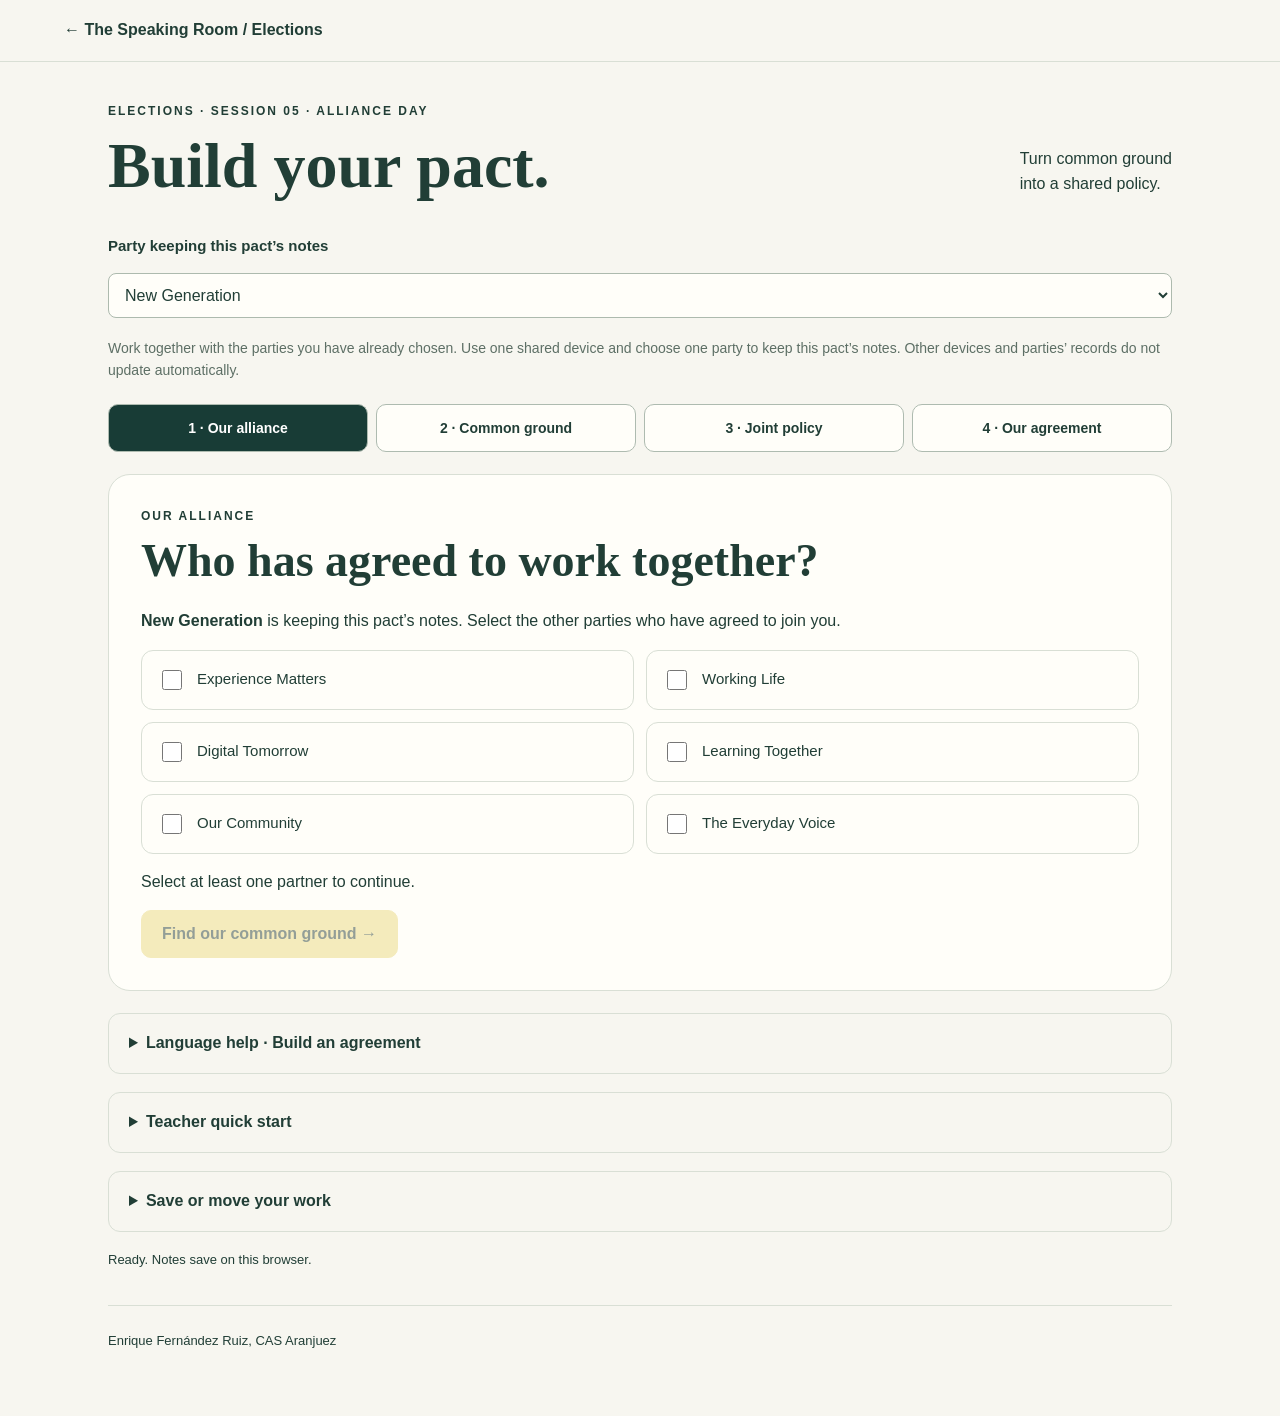
<file: alliance-day.html>
<!doctype html><html lang="en"><head><meta charset="utf-8"><meta name="viewport" content="width=device-width,initial-scale=1"><meta name="theme-color" content="#183c36"><title>Alliance Day · The Speaking Room</title><link rel="stylesheet" href="media-day.css"><link rel="stylesheet" href="writing-support.css"><style>.stage-nav{display:flex;gap:8px;flex-wrap:wrap;margin:22px 0}.stage-nav button{flex:1;font-size:14px}.meeting{margin:20px 0;padding:22px;border:1px solid #d9dfd5;border-radius:16px}.meeting h3{font-family:Georgia,serif;font-size:25px}.sheet{display:grid;grid-template-columns:1fr 1fr;gap:16px}.classification{display:grid;grid-template-columns:1fr 1fr;gap:12px}.classification label{padding:16px;border:1px solid #d9dfd5;border-radius:12px}.question-list li{font-size:clamp(20px,3vw,30px);margin:18px 0}.projection header,.projection #setup,.projection .stage-nav,.projection .masthead,.projection .eyebrow,.projection #screen,.projection .support,.projection footer,.projection #save-status{display:none!important}.projection #meeting-questions{border:0}.projection main{max-width:1100px}.projection .question-list li{font-size:clamp(24px,4vw,40px);margin:28px 0}#exit-projection{margin-bottom:20px}@media(max-width:650px){.sheet,.classification{grid-template-columns:1fr}.meeting{padding:16px}.stage-nav button{flex-basis:40%;padding:10px}.hero h2{font-size:30px}}@media print{header,.stage-nav,.support,#meeting-questions,button{display:none!important}}</style></head><body>
<a class="skip" href="#screen">Skip to activity</a><header><a href="index.html#elections">← The Speaking Room / Elections</a></header>
<main><div class="eyebrow">Elections · Session 05 · Alliance Day</div><div class="masthead"><h1>Build your pact.</h1><p>Turn common ground<br>into a shared policy.</p></div>
<div id="setup"><label for="party">Party keeping this pact’s notes</label><select id="party"></select><p class="muted">Work together with the parties you have already chosen. Use one shared device and choose one party to keep this pact’s notes. Other devices and parties’ records do not update automatically.</p></div>
<nav class="stage-nav" aria-label="Alliance Day stages"><button data-step="0">1 · Our alliance</button><button data-step="1">2 · Common ground</button><button data-step="2">3 · Joint policy</button><button data-step="3">4 · Our agreement</button></nav>
<section id="screen" tabindex="-1"></section>
<details class="support"><summary>Language help · Build an agreement</summary><ul><li>We have agreed to work with…</li><li>Our shared priority is…</li><li>Our party can contribute…</li><li>We are willing to change… if…</li><li>Our joint policy would…</li><li>In practice, this would work by…</li><li>We have reached an agreement on…</li></ul></details>
<details class="support"><summary>Teacher quick start</summary><ol><li>Bring the already chosen partner parties together. Select one party to keep the pact’s shared notes, then select its partners.</li><li>Identify a shared priority using concrete policies. Each party explains what it brings to the agreement.</li><li>Build one joint policy together. Explain who benefits, how it would work and what each party agrees to change or compromise on.</li><li>Review the agreement together and present it briefly. Every party should contribute to the explanation.</li></ol><p>The aim is to turn existing alliances into a concrete pact and a new shared policy. Keep notes brief and discuss decisions aloud. Each text field allows 999 characters.</p></details>
<details class="support"><summary>Save or move your work</summary><p>Notes save on this device and browser only. Word includes this party’s pact and campaign portfolio. JSON restores Alliance Day; Word cannot be imported back. Earlier Alliance Day notes remain available in “Our alliance”.</p><div class="buttons"><button id="word">Download party Word (.docx)</button><button id="backup">Download Alliance Day backup (.json)</button><label>Restore Alliance Day backup<input id="restore" type="file" accept=".json,application/json"></label></div></details>
<p id="save-status" role="status">Ready. Notes save on this browser.</p><footer>Enrique Fernández Ruiz, CAS Aranjuez</footer></main>
<script src="manifesto-data.js"></script><script src="alliance-core.js"></script><script src="campaign-word.js"></script><script src="alliance-day.js"></script><script src="writing-support.js"></script></body></html>
</file>
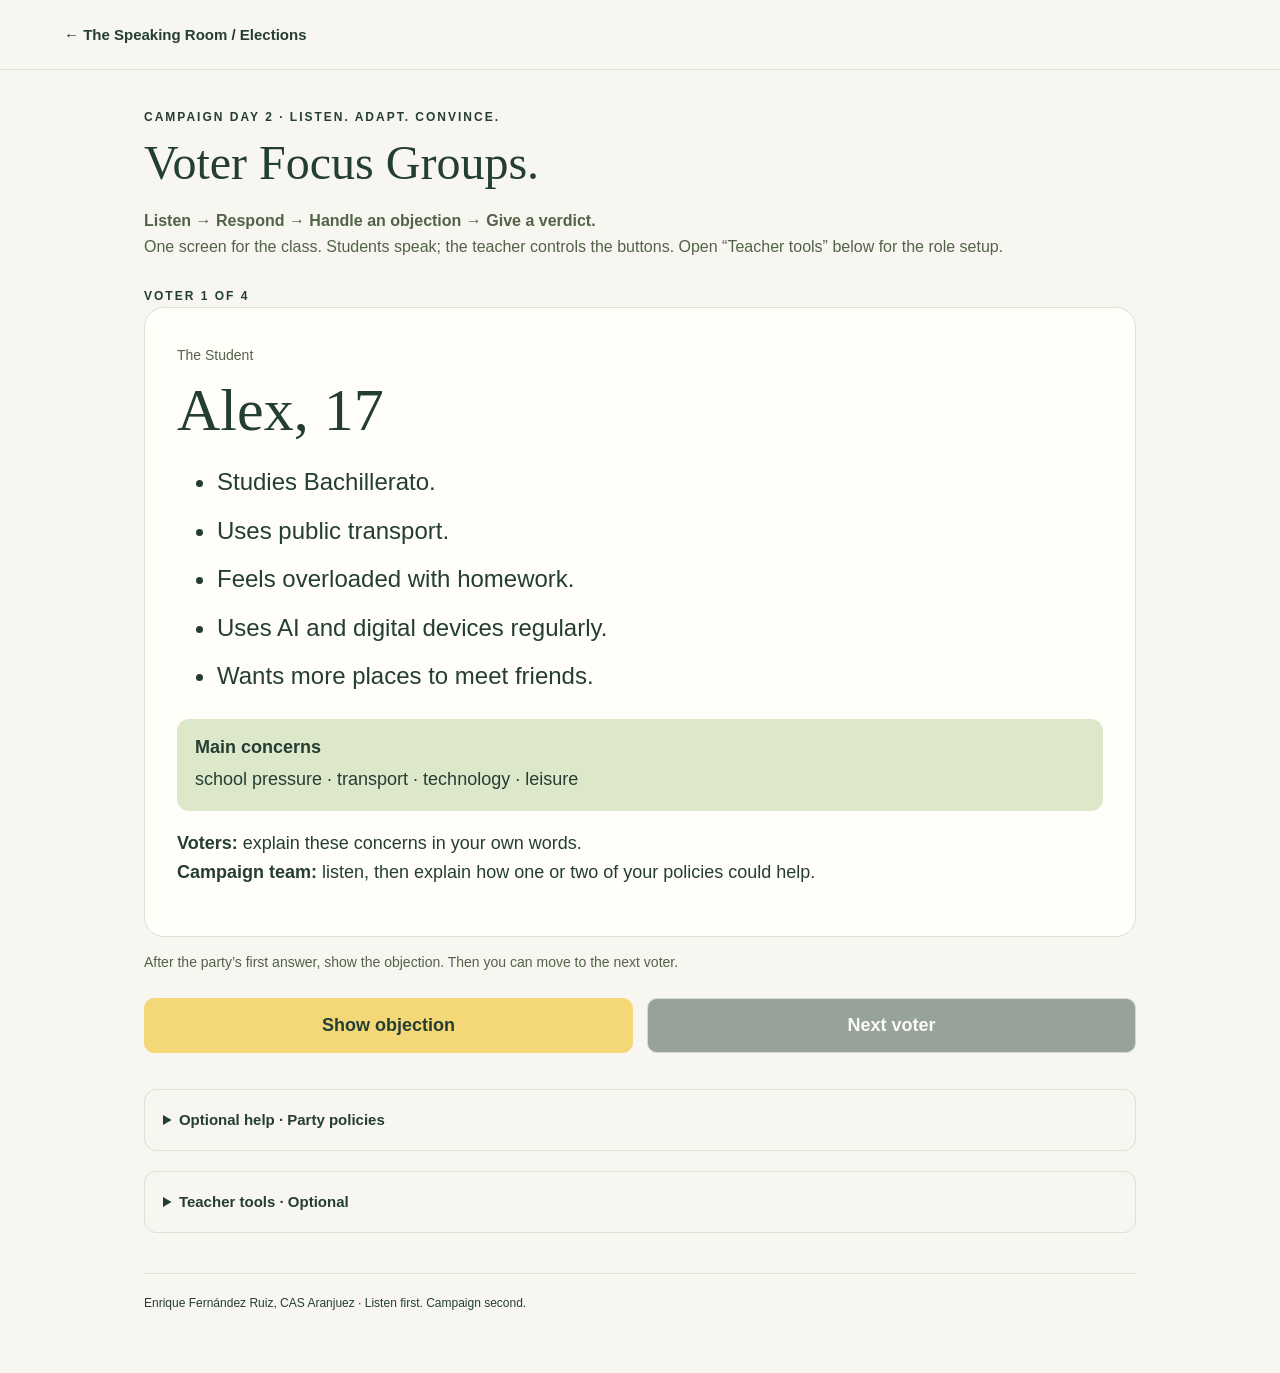
<file: focus-groups.html>
<!doctype html><html lang="en"><head><meta charset="utf-8"><meta name="viewport" content="width=device-width,initial-scale=1"><meta name="theme-color" content="#243e34"><title>Voter Focus Groups · The Speaking Room</title><style>
:root{--ink:#243e34;--paper:#f7f6f0;--line:#dce0d5;--mint:#dce8c9;--gold:#f4d776}*{box-sizing:border-box}body{margin:0;background:var(--paper);color:var(--ink);font:18px/1.6 Arial,sans-serif}a{color:inherit}header{padding:20px 5vw;border-bottom:1px solid var(--line)}header a{text-decoration:none;font-size:15px;font-weight:bold}main{max-width:1040px;margin:auto;padding:38px 24px 60px}.skip{position:absolute;top:-90px}.skip:focus{top:0;background:white;padding:10px}h1,h2{font-family:Georgia,serif;font-weight:normal;line-height:1.15}h1{font-size:clamp(32px,4vw,48px);margin:8px 0 18px}h2{font-size:clamp(36px,5vw,60px);margin:8px 0 18px}.eyebrow{font-size:12px;font-weight:bold;letter-spacing:2px;text-transform:uppercase}.instructions{font-size:16px;margin-bottom:28px;color:#526348}.card{background:#fffef9;border:1px solid var(--line);border-radius:20px;padding:32px}.card li{margin-bottom:10px;font-size:clamp(18px,2.3vw,24px)}.tag{font-size:14px;color:#526348}.concerns{background:var(--mint);border-radius:12px;padding:14px 18px;margin-top:24px}.concerns p{margin:3px 0}.objection{border-top:1px solid var(--line);margin-top:24px;padding-top:22px}.objection blockquote{font:normal clamp(23px,3vw,32px)/1.4 Georgia,serif;margin:14px 0;padding:20px;background:#fbefd0;border-radius:12px}.objection p{margin:10px 0}.actions{display:flex;gap:14px;margin-top:24px}button,select{font:inherit;color:var(--ink);min-height:48px;border:1px solid #a9b6a3;border-radius:10px;padding:12px 20px;background:white;cursor:pointer}.actions button{flex:1;font-weight:bold}.actions button:first-child{background:var(--gold);border-color:var(--gold)}.actions button:last-child{background:var(--ink);color:white}.actions button:disabled{opacity:.45;cursor:default}button:focus-visible,a:focus-visible,summary:focus-visible,select:focus-visible{outline:3px solid #a97712;outline-offset:4px}details{margin-top:20px;border:1px solid var(--line);border-radius:12px;padding:18px;font-size:15px}summary{cursor:pointer;font-weight:bold}details li{margin-bottom:8px}label{display:block;margin:15px 0 8px}select{max-width:100%;width:100%}details button{margin-top:12px;font-size:15px}.optional{margin-top:36px}.final{font:normal clamp(28px,4vw,42px)/1.4 Georgia,serif}footer{font-size:12px;border-top:1px solid var(--line);margin-top:40px;padding-top:20px}[hidden]{display:none!important}@media(max-width:600px){main{padding:24px 16px}.card{padding:22px}.actions{flex-direction:column}.instructions{font-size:14px}}
</style></head><body><a class="skip" href="#main">Skip to activity</a><header><a href="index.html#elections">← The Speaking Room / Elections</a></header><main id="main" tabindex="-1"><div class="eyebrow">Campaign Day 2 · Listen. Adapt. Convince.</div><h1>Voter Focus Groups.</h1><p class="instructions"><strong>Listen → Respond → Handle an objection → Give a verdict.</strong><br>One screen for the class. Students speak; the teacher controls the buttons. Open “Teacher tools” below for the role setup.</p><div id="counter" class="eyebrow" role="status"></div>
<section id="voter" class="card" aria-label="Current voter"><span id="role" class="tag"></span><h2 id="name"></h2><ul id="background"></ul><div class="concerns"><strong>Main concerns</strong><p id="concerns"></p></div><p><strong>Voters:</strong> explain these concerns in your own words.<br><strong>Campaign team:</strong> listen, then explain how one or two of your policies could help.</p><section id="objection" class="objection" hidden><div class="eyebrow">Voter objection</div><blockquote id="quote"></blockquote><p><strong>Answer the objection. Then ask:</strong><br><span id="followup"></span></p><p><strong>A different speaker answers.</strong></p><p>Voters: <strong>convinced, partly convinced or not convinced?</strong> Give one reason aloud.</p></section></section>
<p id="next-hint" class="tag" role="status">After the party’s first answer, show the objection. Then you can move to the next voter.</p><div id="actions" class="actions"><button id="reveal">Show objection</button><button id="next" disabled>Next voter</button></div>
<section id="closing" class="card" hidden><h2>What did we learn?</h2><p class="final">What should your party explain better after listening to voters?</p><p>Discuss together, then share a brief oral response with the class.</p><button id="restart">Another four voters</button><p><a href="media-day.html">Next session · Media Day →</a> · <a href="index.html#elections">Back to Elections</a></p></section>
<div class="optional"><details><summary>Optional help · Party policies</summary><label for="party">Choose a party</label><select id="party"></select><p id="policy-identity"></p><ul id="policies"></ul><button id="export-party-word">Download selected party Word (.docx)</button><p>The Word document gathers this party’s campaign notes saved in this browser. Oral answers from this simple activity are not recorded.</p><p>Student-created policies appear if they are saved on this browser. No need to select policies or type an answer.</p></details><details id="teacher-help"><summary>Teacher tools · Optional</summary><p>Before you begin, assign one group to play the voter and one party to respond. The other students listen for whether the answer addresses the concern. You can swap roles between encounters. Reveal the objection after the party’s first response; move on after the oral verdict. No student logins, forms or saved verdicts are required.</p><label for="start-with">Start a set of four with…</label><select id="start-with"></select><button id="apply-voter">Start this set</button><p><a href="focus-notebook.html?teacher=1">Open protected teacher notebook ↗</a></p><p>This opens the earlier, more detailed Day 2 workspace. Use it only for private observations or earlier records; return here for the simple projected activity. This presentation does not save oral answers or your position: reloading starts again at the first voter.</p></details></div>
<footer>Enrique Fernández Ruiz, CAS Aranjuez · Listen first. Campaign second.</footer></main><script src="manifesto-data.js"></script><script src="focus-data.js"></script><script src="focus-simple.js"></script><script src="campaign-word.js"></script><script>document.getElementById("export-party-word").onclick=()=>CampaignWord.download(+document.getElementById("party").value);</script></body></html>
</file>
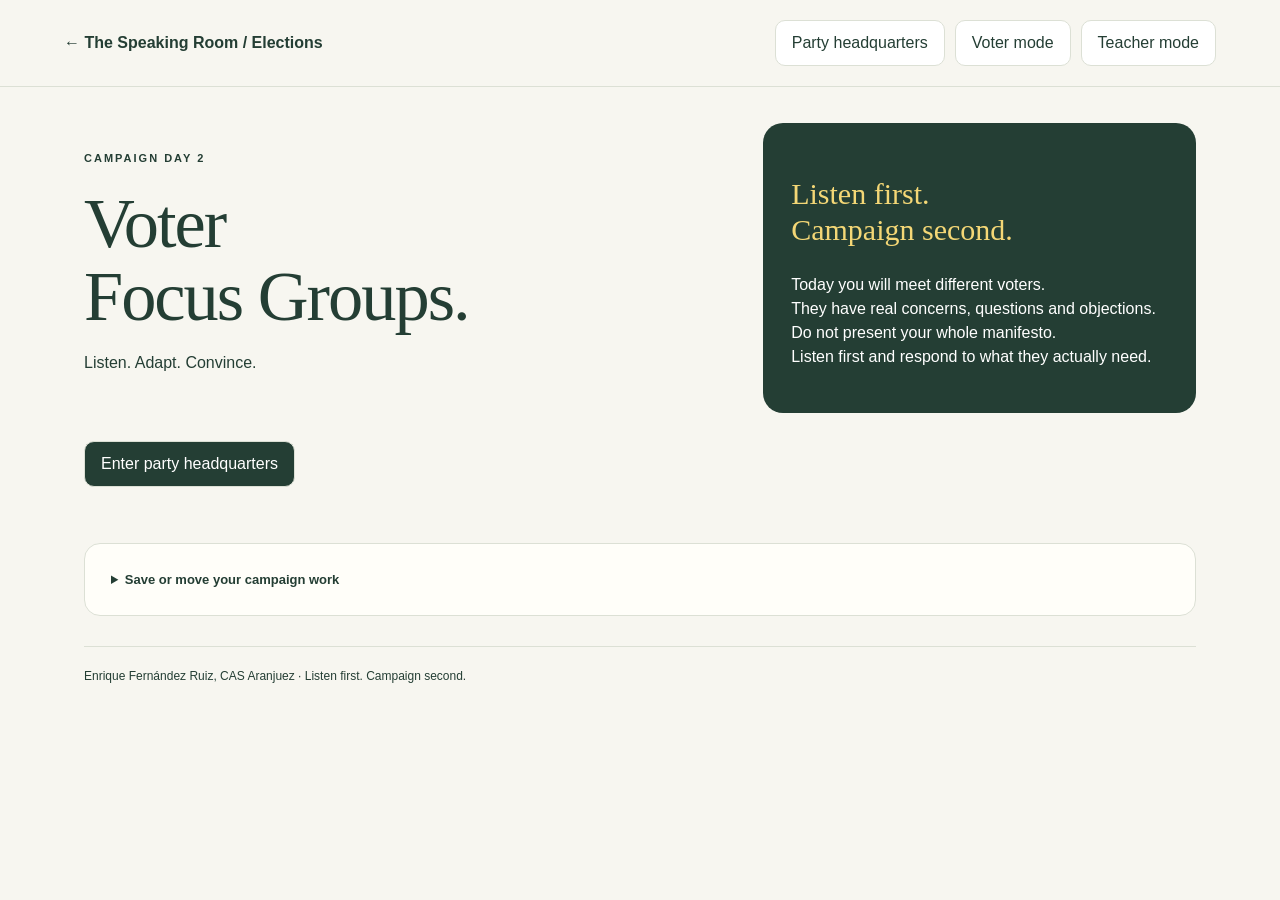
<file: focus-notebook.html>
<!doctype html><html lang="en"><head><meta charset="utf-8"><meta name="viewport" content="width=device-width,initial-scale=1"><meta name="theme-color" content="#243e34"><meta name="description" content="Campaign Day 2: listen to voters, adapt your policies and practise spontaneous oral interaction."><title>Voter Focus Groups · The Speaking Room</title><style>
dialog{max-width:520px;width:calc(100% - 32px);border:1px solid var(--line);border-radius:18px;color:var(--ink);padding:28px}dialog::backdrop{background:#142a24aa}.skip{position:absolute;top:-100px;padding:12px;background:white;z-index:10}.skip:focus{top:0}input,select{min-height:44px}:root{--ink:#243e34;--paper:#f7f6f0;--line:#dce0d5;--mint:#dce8c9;--gold:#f4d776}*{box-sizing:border-box}body{margin:0;background:var(--paper);color:var(--ink);font:16px/1.5 Arial,sans-serif}a{color:inherit}button,input,select,textarea{font:inherit}button,.button{border:1px solid var(--line);background:white;color:var(--ink);border-radius:10px;padding:10px 16px;cursor:pointer;text-decoration:none;display:inline-block}button:hover,.button:hover{border-color:var(--ink)}button:disabled{opacity:.45;cursor:not-allowed}button.active,.primary{background:var(--ink);color:white}button:focus-visible,a:focus-visible,input:focus-visible,select:focus-visible,textarea:focus-visible{outline:3px solid #a97712;outline-offset:3px}header{border-bottom:1px solid var(--line);padding:20px max(5vw,20px);display:flex;justify-content:space-between;align-items:center;gap:16px;flex-wrap:wrap}header a{font-weight:bold;text-decoration:none}main{max-width:1160px;margin:auto;padding:36px 24px 70px}.eyebrow{font-size:11px;text-transform:uppercase;letter-spacing:2px;font-weight:bold}h1{font:normal clamp(40px,6vw,70px)/1.04 Georgia,serif;letter-spacing:-2px;margin:18px 0}h2{font:normal 30px/1.2 Georgia,serif}h3{font-size:18px}p{max-width:780px}.muted,small{color:#5c6c62}.hero{display:grid;grid-template-columns:1.5fr 1fr;gap:30px;align-items:center;margin-bottom:28px}.mission{background:var(--ink);color:white;padding:28px;border-radius:20px}.mission h2{color:var(--gold)}.row{display:flex;gap:10px;flex-wrap:wrap;align-items:center}.grid{display:grid;grid-template-columns:repeat(2,minmax(0,1fr));gap:16px}.card,details{background:#fffef9;border:1px solid var(--line);border-radius:16px;padding:22px;margin:16px 0}.card p{margin:8px 0}.banner{background:var(--mint);border-radius:12px;padding:16px;margin:16px 0}.warning{background:#fbefd0}.steps{display:flex;gap:8px;flex-wrap:wrap;margin:22px 0}.steps button{flex:1;min-width:130px;font-size:13px}label{display:block;font-weight:bold;font-size:13px;margin:12px 0}input:not([type=checkbox]),textarea,select{display:block;width:100%;padding:10px;border:1px solid #acb8ab;border-radius:8px;background:white;color:var(--ink);margin-top:6px}textarea{resize:vertical;min-height:65px}input[type=checkbox]{width:20px;height:20px;accent-color:var(--ink);vertical-align:middle;margin-right:8px}.policy{padding:16px;border:1px solid var(--line);border-radius:12px;display:flex;align-items:center;font-weight:normal;cursor:pointer}.policy:has(input:checked){background:var(--mint);border-color:#7d9462}.count{font-weight:bold;color:#4d6b35}summary{cursor:pointer;font-weight:bold}.clock{font:normal 80px/1 Georgia,serif;font-variant-numeric:tabular-nums;margin:20px 0}.clock.done{color:#a23c25}.pill{display:inline-block;background:var(--mint);border-radius:20px;padding:5px 12px;font-size:12px;margin:3px}.table-wrap{overflow:auto}table{border-collapse:collapse;width:100%;font-size:13px}td,th{text-align:left;padding:10px;border-bottom:1px solid var(--line)}td select{min-width:85px}#save-status{font-size:12px}#stage{background:var(--ink);color:white;padding:32px;border-radius:20px}#stage h2{font-size:38px}#stage .pill{color:var(--ink)}[hidden]{display:none!important}.projection header,.projection .controls,.projection .teacher-private,.projection .hero,.projection #support,.projection #student,.projection #storage{display:none!important}.projection #stage{min-height:80vh}.projection #stage .clock{font-size:120px}.projection #exit-projection{display:inline-block!important}footer{border-top:1px solid var(--line);margin-top:30px;padding-top:20px;font-size:12px}@media(max-width:700px){.hero,.grid{grid-template-columns:1fr}main{padding:24px 16px}.steps button{min-width:110px}h1{letter-spacing:-1px}.clock{font-size:65px}}
.course-name{font-size:15px;max-width:460px;font-weight:600}.hero h1{font-size:clamp(48px,5.5vw,72px)}.election-cards{grid-template-columns:repeat(2,minmax(0,1fr))}.resource-strip{display:flex;align-items:center;justify-content:space-between;gap:20px;padding:22px;background:#eaf0e2;border-radius:14px;margin-top:24px}.resource-strip span{font-size:13px;color:var(--muted)}.resource-strip .btn{flex-shrink:0}.activity-brief{display:grid;grid-template-columns:repeat(4,minmax(0,1fr));gap:18px;padding:22px;background:#eaf0e2;border-radius:14px;margin:24px 0}.activity-brief dt{font-size:11px;text-transform:uppercase;letter-spacing:1px;font-weight:bold;margin-bottom:8px}.activity-brief dd{margin:0;font-size:13px}.guide-section h3{font-size:15px;margin:24px 0 12px}.guide-section .step-body .step-body{padding:0 0 14px}.checklist li{margin-bottom:10px}@media(max-width:700px){.activity-brief{grid-template-columns:repeat(2,minmax(0,1fr))}.election-cards{grid-template-columns:1fr}.resource-strip{align-items:flex-start;flex-direction:column}}@media(max-width:580px){.year{display:none}.hero h1{font-size:56px}.eyebrow{letter-spacing:1px;font-size:10px}}summary{padding:4px}button,.button{min-height:44px}button:disabled{cursor:not-allowed}.focus-card{max-width:850px;margin:24px auto}.focus-card h2{margin-top:12px}.focus-card p,.focus-card li{font-size:18px}.progress{display:flex;gap:8px;flex-wrap:wrap;padding:12px 0;margin:0;list-style:none}.progress li{font-size:12px;padding:6px 10px;border-radius:20px;background:#e7e9e1}.progress [aria-current=step]{background:var(--ink);color:white}.round-header{position:sticky;top:0;z-index:2;background:var(--paper);padding:10px 0;border-bottom:1px solid var(--line)}.round-header p{margin:6px 0;font-size:13px}.choices{display:grid;gap:10px;margin:20px 0}.choices button{text-align:left;padding:16px;background:#fffef9}.choices button[aria-pressed=true]{background:var(--mint);border:2px solid #526a40}.focus-card blockquote{font:normal 28px/1.4 Georgia,serif;border-left:4px solid var(--gold);margin:20px 0;padding:18px;background:#f8efcf}.actions{display:flex;gap:12px;flex-wrap:wrap;margin-top:24px}.timer-inline{display:flex;align-items:center;gap:12px;flex-wrap:wrap;padding:12px;background:#eaf0e2;border-radius:12px}.timer-inline output{font-size:28px;font-variant-numeric:tabular-nums}.focus-card input{max-width:650px}.mini{font-size:13px!important}.five-steps{padding-left:24px}.five-steps li{padding:10px}.metric{padding:16px;background:var(--mint);border-radius:12px}.metric strong{display:block;font-size:26px}#teacher-dialog{max-width:850px}#teacher-dialog .grid{gap:10px}#teacher-dialog label{margin:5px 0}#teacher-dialog textarea{min-height:44px}#feedback{min-height:24px}#focus-storage{font-size:13px}.badge{font-size:12px;text-transform:uppercase;letter-spacing:1px}.hidden-note{font-size:13px;color:#5c6c62}.projection #focus-storage,.projection header,.projection footer{display:none}.projection main{max-width:1300px}.projection .focus-card{max-width:1100px}.projection .focus-card p,.projection .focus-card li{font-size:23px}.projection #leave-projection{display:block!important}@media(max-width:600px){.progress{gap:4px}.progress li{font-size:10px;padding:6px}.focus-card p,.focus-card li{font-size:16px}.focus-card blockquote{font-size:23px}.round-header{position:static}.card,details{padding:18px}.actions button{flex:1}}</style><link rel="stylesheet" href="writing-support.css"></head><body><a class="skip" href="#main">Skip to activity</a><header><a href="index.html#elections">← The Speaking Room / Elections</a><div class="row"><button id="hq">Party headquarters</button><button id="voter-mode" aria-pressed="false">Voter mode</button><button id="teacher-open">Teacher mode</button></div></header><main id="main" tabindex="-1"><button id="leave-projection" hidden>Exit projection</button><div id="app"></div><p id="feedback" role="status" aria-live="polite"></p><details id="focus-storage"><summary>Save or move your campaign work</summary><p>Saved only on this device and browser. No live synchronisation between devices. Download a backup before changing device or address. Earlier campaign data is never overwritten.</p><div class="row"><button id="export-focus">Download Day 2 party file</button><label>Restore Day 2 party file<input id="import-focus" type="file" accept=".json,application/json"></label><label>Load Manifesto Launch party file<input id="import-manifesto" type="file" accept=".json,application/json"></label></div><p>Manifesto notes already saved on this browser load automatically. Use a Manifesto Launch party file to bring work from another device or the old website. Campaign Hub policies are available if saved in that file; this activity does not ask you to type them again.</p></details><footer>Enrique Fernández Ruiz, CAS Aranjuez · Listen first. Campaign second.</footer></main>
<dialog id="teacher-dialog"><form id="unlock-form"><h2>Teacher notebook · Day 2</h2><p id="unlock-info"></p><label>Password<input id="teacher-password" type="password" minlength="12" maxlength="256" required></label><label id="repeat-label">Repeat password<input id="teacher-repeat" type="password" minlength="12" maxlength="256"></label><p id="unlock-error" role="alert"></p><button id="unlock-submit">Unlock</button><button type="button" id="unlock-close">Cancel</button></form><section id="teacher-panel" hidden></section></dialog>
<script src="manifesto-data.js"></script><script src="focus-data.js"></script><script src="focus-core.js"></script><script src="focus-groups.js"></script><script src="focus-teacher.js"></script><script>if(new URLSearchParams(location.search).get('teacher')==='1')document.getElementById('teacher-open').click();</script><script src="writing-support.js"></script></body></html>
</file>
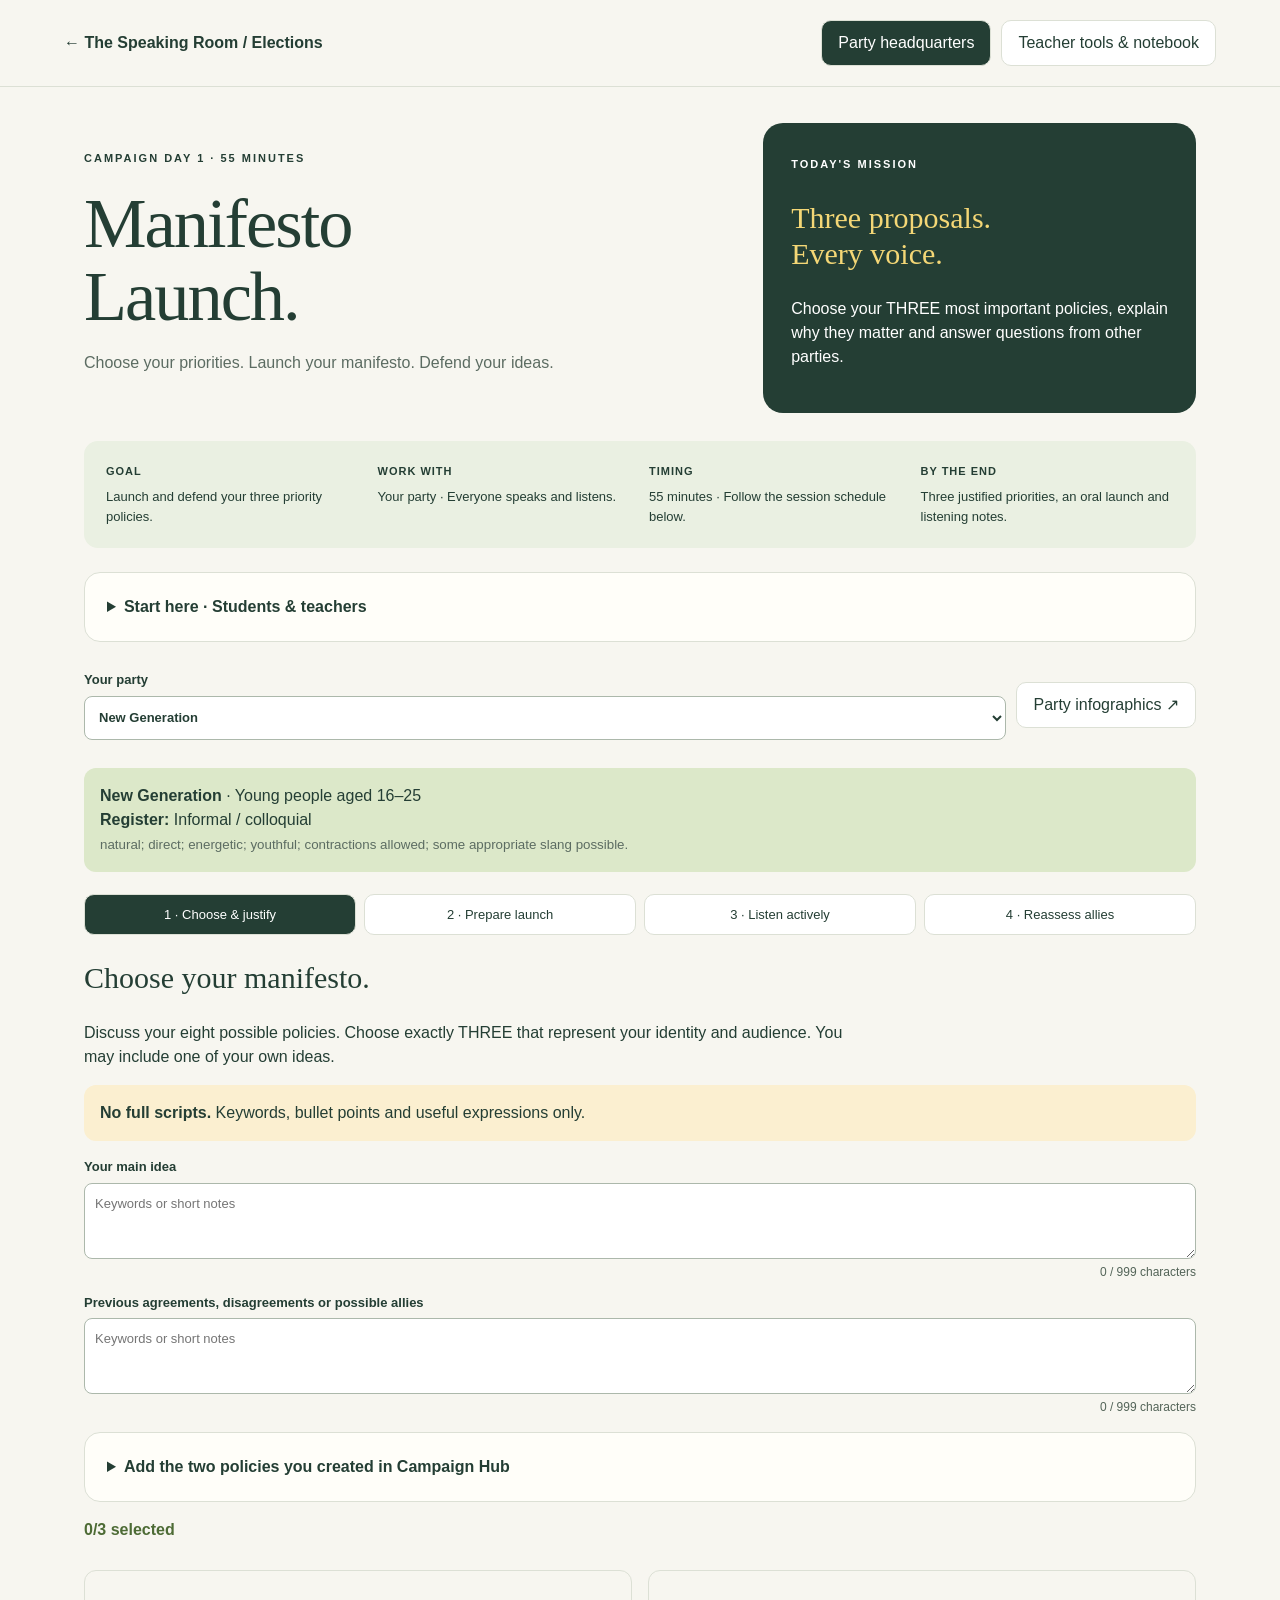
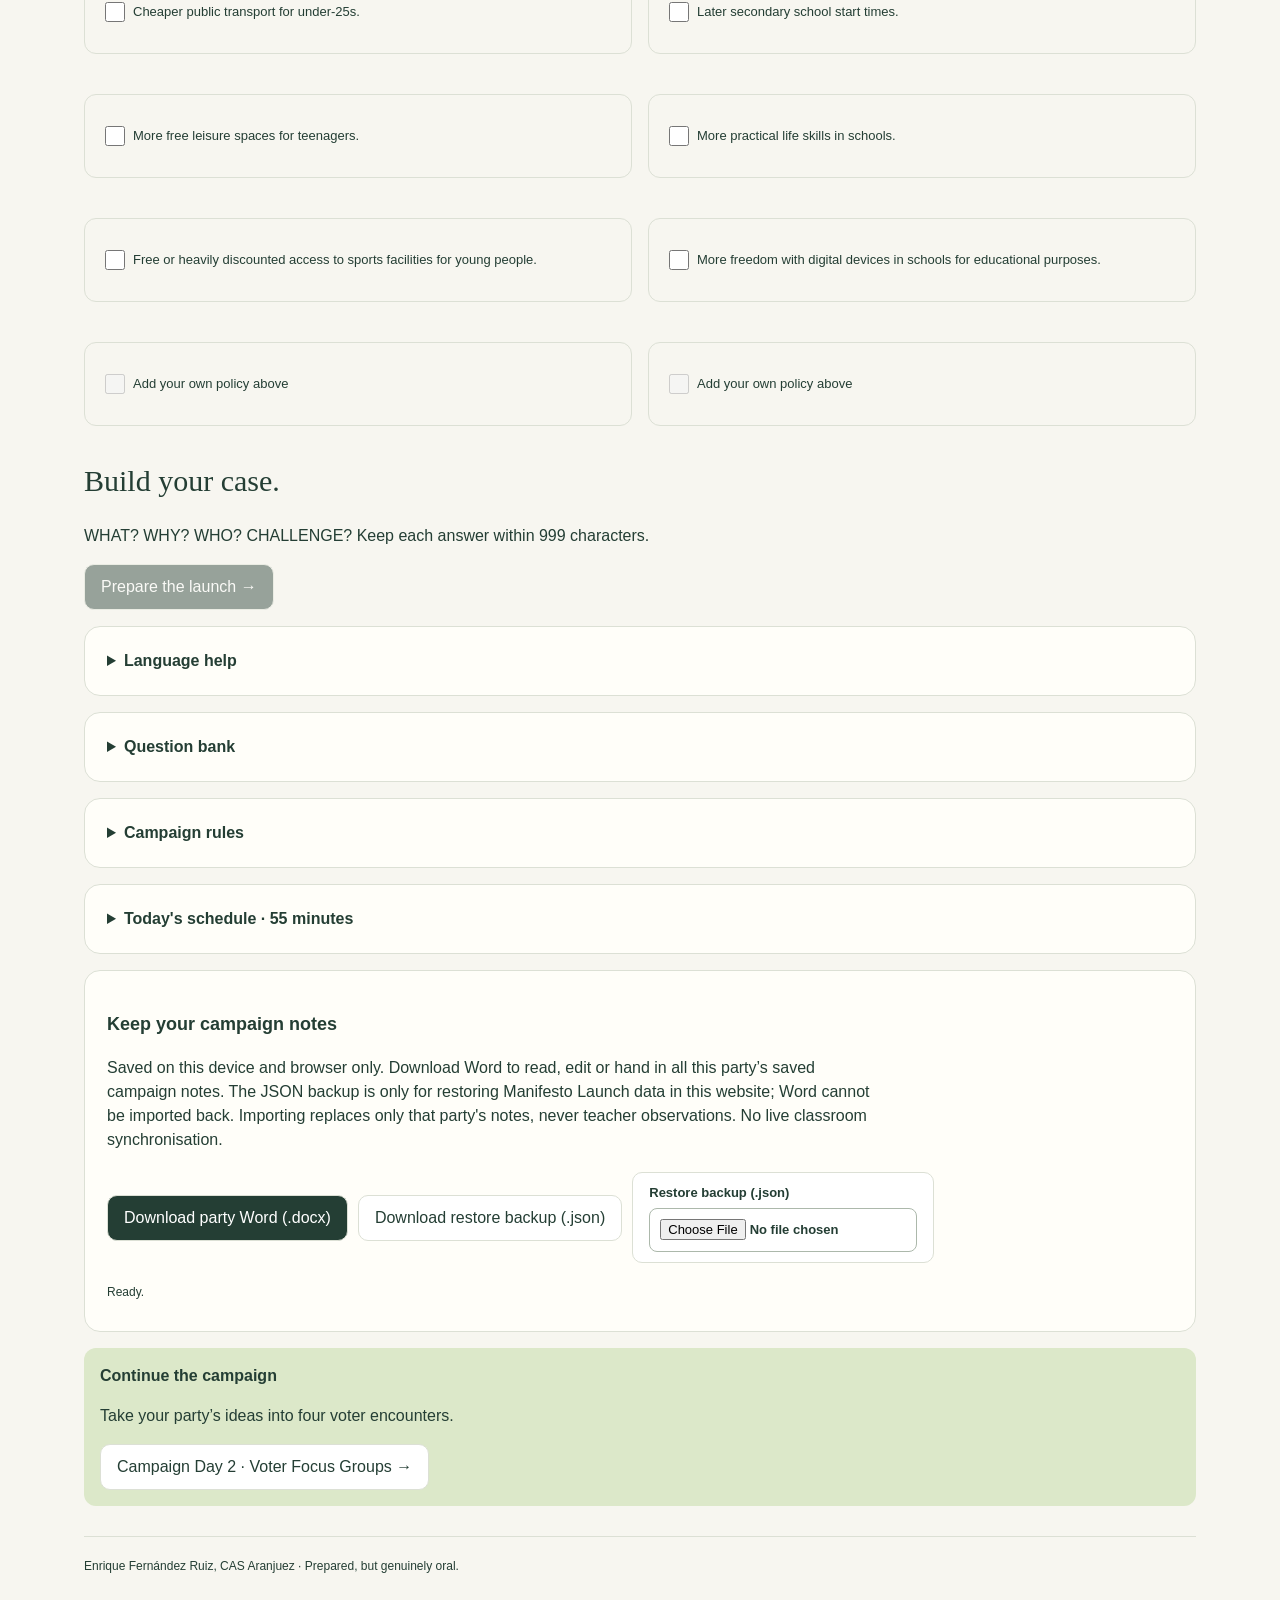
<file: manifesto.html>
<!doctype html><html lang="en"><head><meta charset="utf-8"><meta name="viewport" content="width=device-width,initial-scale=1"><title>Manifesto Launch · The Speaking Room</title><style>
dialog{max-width:520px;width:calc(100% - 32px);border:1px solid var(--line);border-radius:18px;color:var(--ink);padding:28px}dialog::backdrop{background:#142a24aa}.skip{position:absolute;top:-100px;padding:12px;background:white;z-index:10}.skip:focus{top:0}input,select{min-height:44px}:root{--ink:#243e34;--paper:#f7f6f0;--line:#dce0d5;--mint:#dce8c9;--gold:#f4d776}*{box-sizing:border-box}body{margin:0;background:var(--paper);color:var(--ink);font:16px/1.5 Arial,sans-serif}a{color:inherit}button,input,select,textarea{font:inherit}button,.button{border:1px solid var(--line);background:white;color:var(--ink);border-radius:10px;padding:10px 16px;cursor:pointer;text-decoration:none;display:inline-block}button:hover,.button:hover{border-color:var(--ink)}button:disabled{opacity:.45;cursor:not-allowed}button.active,.primary{background:var(--ink);color:white}button:focus-visible,a:focus-visible,input:focus-visible,select:focus-visible,textarea:focus-visible{outline:3px solid #a97712;outline-offset:3px}header{border-bottom:1px solid var(--line);padding:20px max(5vw,20px);display:flex;justify-content:space-between;align-items:center;gap:16px;flex-wrap:wrap}header a{font-weight:bold;text-decoration:none}main{max-width:1160px;margin:auto;padding:36px 24px 70px}.eyebrow{font-size:11px;text-transform:uppercase;letter-spacing:2px;font-weight:bold}h1{font:normal clamp(40px,6vw,70px)/1.04 Georgia,serif;letter-spacing:-2px;margin:18px 0}h2{font:normal 30px/1.2 Georgia,serif}h3{font-size:18px}p{max-width:780px}.muted,small{color:#5c6c62}.hero{display:grid;grid-template-columns:1.5fr 1fr;gap:30px;align-items:center;margin-bottom:28px}.mission{background:var(--ink);color:white;padding:28px;border-radius:20px}.mission h2{color:var(--gold)}.row{display:flex;gap:10px;flex-wrap:wrap;align-items:center}.grid{display:grid;grid-template-columns:repeat(2,minmax(0,1fr));gap:16px}.card,details{background:#fffef9;border:1px solid var(--line);border-radius:16px;padding:22px;margin:16px 0}.card p{margin:8px 0}.banner{background:var(--mint);border-radius:12px;padding:16px;margin:16px 0}.warning{background:#fbefd0}.steps{display:flex;gap:8px;flex-wrap:wrap;margin:22px 0}.steps button{flex:1;min-width:130px;font-size:13px}label{display:block;font-weight:bold;font-size:13px;margin:12px 0}input:not([type=checkbox]),textarea,select{display:block;width:100%;padding:10px;border:1px solid #acb8ab;border-radius:8px;background:white;color:var(--ink);margin-top:6px}textarea{resize:vertical;min-height:65px}input[type=checkbox]{width:20px;height:20px;accent-color:var(--ink);vertical-align:middle;margin-right:8px}.policy{padding:16px;border:1px solid var(--line);border-radius:12px;display:flex;align-items:center;font-weight:normal;cursor:pointer}.policy:has(input:checked){background:var(--mint);border-color:#7d9462}.count{font-weight:bold;color:#4d6b35}summary{cursor:pointer;font-weight:bold}.clock{font:normal 80px/1 Georgia,serif;font-variant-numeric:tabular-nums;margin:20px 0}.clock.done{color:#a23c25}.pill{display:inline-block;background:var(--mint);border-radius:20px;padding:5px 12px;font-size:12px;margin:3px}.table-wrap{overflow:auto}table{border-collapse:collapse;width:100%;font-size:13px}td,th{text-align:left;padding:10px;border-bottom:1px solid var(--line)}td select{min-width:85px}#save-status{font-size:12px}#stage{background:var(--ink);color:white;padding:32px;border-radius:20px}#stage h2{font-size:38px}#stage .pill{color:var(--ink)}[hidden]{display:none!important}.projection header,.projection .controls,.projection .teacher-private,.projection .hero,.projection #support,.projection #student,.projection #storage{display:none!important}.projection #stage{min-height:80vh}.projection #stage .clock{font-size:120px}.projection #exit-projection{display:inline-block!important}footer{border-top:1px solid var(--line);margin-top:30px;padding-top:20px;font-size:12px}@media(max-width:700px){.hero,.grid{grid-template-columns:1fr}main{padding:24px 16px}.steps button{min-width:110px}h1{letter-spacing:-1px}.clock{font-size:65px}}
.course-name{font-size:15px;max-width:460px;font-weight:600}.hero h1{font-size:clamp(48px,5.5vw,72px)}.election-cards{grid-template-columns:repeat(2,minmax(0,1fr))}.resource-strip{display:flex;align-items:center;justify-content:space-between;gap:20px;padding:22px;background:#eaf0e2;border-radius:14px;margin-top:24px}.resource-strip span{font-size:13px;color:var(--muted)}.resource-strip .btn{flex-shrink:0}.activity-brief{display:grid;grid-template-columns:repeat(4,minmax(0,1fr));gap:18px;padding:22px;background:#eaf0e2;border-radius:14px;margin:24px 0}.activity-brief dt{font-size:11px;text-transform:uppercase;letter-spacing:1px;font-weight:bold;margin-bottom:8px}.activity-brief dd{margin:0;font-size:13px}.guide-section h3{font-size:15px;margin:24px 0 12px}.guide-section .step-body .step-body{padding:0 0 14px}.checklist li{margin-bottom:10px}@media(max-width:700px){.activity-brief{grid-template-columns:repeat(2,minmax(0,1fr))}.election-cards{grid-template-columns:1fr}.resource-strip{align-items:flex-start;flex-direction:column}}@media(max-width:580px){.year{display:none}.hero h1{font-size:56px}.eyebrow{letter-spacing:1px;font-size:10px}}</style><link rel="stylesheet" href="writing-support.css"></head><body><a class="skip" href="#main">Skip to activity</a><header><a href="index.html#elections">← The Speaking Room / Elections</a><div class="row"><button id="student-mode" class="active">Party headquarters</button><button id="teacher-mode">Teacher tools &amp; notebook</button></div></header><dialog id="vault-dialog"><form id="vault-form"><h2 id="vault-title">Teacher notebook</h2><p>This password protects your observations on this device. It does not restrict other visitors from creating their own empty notebook.</p><p>Use at least 12 characters. There is no password recovery. Keep backups safe. The notebook locks after 15 minutes without interaction.</p><label>Password<input id="vault-password" type="password" minlength="12" maxlength="256" required></label><label id="vault-repeat-label">Repeat password<input id="vault-repeat" type="password" minlength="12" maxlength="256" autocomplete="new-password"></label><p id="vault-message" role="alert"></p><div class="row"><button type="submit" id="vault-submit">Unlock</button><button type="button" id="vault-cancel">Cancel</button></div></form></dialog><main id="main" tabindex="-1">
<div class="hero"><div><span class="eyebrow">Campaign Day 1 · 55 minutes</span><h1>Manifesto<br>Launch.</h1><p class="muted">Choose your priorities. Launch your manifesto. Defend your ideas.</p></div><aside class="mission"><span class="eyebrow">Today's mission</span><h2>Three proposals.<br>Every voice.</h2><p>Choose your THREE most important policies, explain why they matter and answer questions from other parties.</p></aside></div><dl class="activity-brief"><div><dt>Goal</dt><dd>Launch and defend your three priority policies.</dd></div><div><dt>Work with</dt><dd>Your party · Everyone speaks and listens.</dd></div><div><dt>Timing</dt><dd>55 minutes · Follow the session schedule below.</dd></div><div><dt>By the end</dt><dd>Three justified priorities, an oral launch and listening notes.</dd></div></dl>
<details><summary>Start here · Students &amp; teachers</summary><p><strong>Students:</strong> choose your party, select three policies and follow the four numbered tabs. Use keywords only. Write the oral speeches yourself; do not read from this screen.</p><p><strong>Teachers:</strong> use one device per group for saved notes, or let groups work on paper. Follow “Today’s schedule” below. Teacher tools include presentation timing and a password-protected local notebook; each teacher sets up their own.</p><p><strong>Before moving to the projector:</strong> use “Download party file” at the bottom, then import it on the presenting computer. Notes do not travel automatically between devices.</p></details><section id="student"><div class="row"><label style="flex:1">Your party<select id="party-select"></select></label><a class="button" href="index.html#resources">Party infographics ↗</a></div><div id="identity" class="banner"></div><div class="steps" id="step-tabs"></div><div id="party-work"></div></section>
<section id="teacher" hidden><div class="controls"><div class="banner warning"><strong>Formal evidence 1 · Campaign Prepared Interaction</strong><br>One piece of evidence towards the cumulative 20%. This session alone is not worth 20%.</div><p>Your observations are encrypted on this browser. This is a local notebook lock, not a private online account. Lock it before sharing your device. Downloads are readable files: keep them private.</p><div class="row"><button id="shuffle">Randomise order</button><button id="next">Next party →</button><button id="project">Presentation screen</button><button id="lock-teacher">Lock teacher notebook</button></div><label>Current presenting party<select id="presenter"></select></label><p id="order"></p><div class="row" id="phase-buttons"></div></div><div id="stage"><span id="phase-title" class="eyebrow"></span><h2 id="stage-party"></h2><div id="stage-policies"></div><div class="clock" id="timer" role="timer">08:00</div><p id="timer-message" aria-live="polite"></p><div class="row"><button id="start">Start</button><button id="reset">Reset</button><button id="different">Different speaker</button><button id="exit-projection" hidden>Exit presentation screen</button></div><p id="speaker-prompt" aria-live="polite"></p><p id="questioners"></p><p id="stage-help"></p></div><div class="teacher-private"><button id="original-guide">Download original lesson guide (Word)</button><h2>Individual evidence</h2><p class="muted">Add names or classroom initials. Leave unobserved indicators as N/O; no numerical grade is calculated.</p><div id="teacher-records"></div><button id="add-student">Add student</button><button id="export-teacher">Download teacher backup</button><button id="export-csv">Download evidence for Excel</button><label class="button">Restore teacher backup<input id="import-teacher" type="file" accept=".json,application/json"></label></div></section>
<section id="support"><details><summary>Language help</summary><div class="grid"><div><h3>Introduce & explain</h3><p>We represent…<br>Our party believes that…<br>Our main priority is…<br>Our first proposal is…<br>This policy would benefit…<br>The main reason is…<br>This would allow people to…</p></div><div><h3>Respond & acknowledge limits</h3><p>That's a fair question.<br>We understand the concern, but…<br>That's true to some extent, however…<br>That's something we would need to consider.<br>We haven't completely solved that issue yet.<br>We would need to find a balance.</p></div></div></details><details><summary>Question bank</summary><p><strong>Clarity:</strong> What exactly do you mean by…?<br><strong>Problems:</strong> What could be a problem with this policy?<br><strong>Fairness:</strong> Who benefits from this?<br><strong>Consequences:</strong> What would happen if…?<br><strong>Disagreement:</strong> Why should this apply only to that group?<br><strong>Cooperation:</strong> Would you consider working with us on…?</p></details><details><summary>Campaign rules</summary><p>Speak English. Everyone participates. Use keywords, not full scripts. Stay in character and use your party's register. Challenge ideas, not people. Listen carefully. Be ready for unexpected questions.</p></details><details><summary>Today's schedule · 55 minutes</summary><p>8 min · Choose your manifesto and build your case<br>7 min · Prepare your launch<br>28 min · Seven launches: 2 min presentation + 2 min Q&A each<br>5 min · Back to headquarters<br>7 min · Feedback and transitions</p><p>Feedback focuses on justification, follow-up questions, register and spontaneous responses. Do not rank parties.</p></details></section>
<section id="storage" class="card"><h3>Keep your campaign notes</h3><p>Saved on this device and browser only. Download Word to read, edit or hand in all this party’s saved campaign notes. The JSON backup is only for restoring Manifesto Launch data in this website; Word cannot be imported back. Importing replaces only that party's notes, never teacher observations. No live classroom synchronisation.</p><div class="row"><button class="primary" id="export-party-word">Download party Word (.docx)</button><button id="export-party">Download restore backup (.json)</button><label class="button">Restore backup (.json)<input id="import-party" type="file" accept=".json,application/json"></label></div><p id="save-status" role="status">Ready.</p></section><div class="banner"><strong>Continue the campaign</strong><p>Take your party’s ideas into four voter encounters.</p><a class="button" href="focus-groups.html">Campaign Day 2 · Voter Focus Groups →</a></div><footer>Enrique Fernández Ruiz, CAS Aranjuez · Prepared, but genuinely oral.</footer>
</main><script id="guide-data" type="application/json">"UEsDBBQAAAAIAIw2Vl0zwTgFnwEAAEoHAAATAAAAW0NvbnRlbnRfVHlwZXNdLnhtbLWVTU/bQBCG7/0Vli8+IHtDDxWq4nAocCyRGkSvm/U4Wdgv7UwC+ffMOolV0VCHBi6RnJn3fR5/yePLZ2uyNUTU3tXFeTUqMnDKN9ot6uJudlNeFBmSdI003kFdbACLy8mX8WwTADMOO6zzJVH4LgSqJViJlQ/geNL6aCXxYVyIINWjXID4Ohp9E8o7AkclpY58Mr6CVq4MZdfP/Hcnkj8EWOTZj+1iYtW5tqmgG4iDmQgGX2VkCEYrSTwXa9e8Mit3VhUnux1c6oBnvPAGIU3eBuxyt3w1o24gm8pIP6XlLaFWSN7+tkZoAjuNPuB59e+2A7q+bbWCxquV5UjVl6Y+iKShdz/kwLkOLJhyMhvSRWmgKcP72MpHeD98f59S+kjik4+N6HVPPd3UxlwFiPxiWFP1Eyu1G/RomTyTc/Mfpz4k0lcfIeEJ4umP3QGFVDzIdys7h8iRjzfoqwclEIh4Dz/eYd88rEAbA58h0PUeib/XtLxuW1B0jInFMmWrv7KDNOIvAmx/T3/yuppB5BPMf33aXf6jfC8iuk/[base64]/ttiFtz7nkUqOa2VhMLvwPrT8iZnOmPKwItRGgwKsJ4DSZsxXUzWiDojxLI1NNSGziGduFKmoehCUxFN2YZWQJIouiMNIOUUKemBgR6JkyOSsxGpt6YeAJwRqKEBiZbEYUzOXgTT2KsJg3LhbAR2Gq5aT+Lo3lsxGtu2Ddt0sLr6Y/Ixf34dWg2E7EfFYFLmnGUosAYyHO12+QUMDwEzQFGZUne4VjLgiu1zcnHfz3YDXasMt4cMDpYZodHtqKxAgqEI3Ft23m/EpbHH1NTi3C1zJYA/dGS4M7AT/bbLOCeXYX6c3aEOx3c9Z4cJnZT39PFpMZuUSRSnQZwESbpI0iy+zaLos3//R/4Z2Bwr+DfxBBjqZw5eKdN3Q/78wvIbUEsDBBQAAAAIAIw2Vl3029sX6wEAAGwEAAAQAAAAZG9jUHJvcHMvYXBwLnhtbJ1Uy27bMBC8+ysEXXSKaQdBURiSgtZB0UPdGrCSnLfUyiJKkQS5MeJ+ffmIFTmGL/WJO7M7+7TK+9dBZge0TmhVFcv5oshQcd0Kta+Kx+bbzecicwSqBakVVsURXXFfz8qt1QYtCXSZV1Cuynsis2LM8R4HcHNPK8902g5A3rR7prtOcHzQ/GVARex2sfjE8JVQtdjemFEwT4qrA/2vaKt5qM89NUfj9epZlpUNDkYCYf0zBMt5q2ko2YhGF00gGzFgvfDMaARqC3t09bJk6RGgZ21bFzzTI0DrHixw8tMM+MQK5BdjpOBAftD1RnCrne4o2wAXirTrsyBTsqlXiPKN7ZC/WEHHoDk1A/1DKIzJ0iOVamFvwfQRn1iB3HGQuPazqTuQDkv2DgT6O0LY/BZEKtpDB1odkJO2mRN/scpv8+w3OAyTrfIDWAGK8uT75p2wE5RAaRzZuhEkfc7RPkWxy7CrSuIurCE9rsYnJJYd+2IfGytjKe5X5+dD11pdTluNFZ81GhF2JeGFfrkB5W8nBZRrPRhQR3Za4h/3aBr9EC7xbTHn4Pl1PQvqdwY4frizCR6X7Qls/cmMyx6BuGzfl5U+zVffJDuHnBdVe2xPkZfE20k/pU9HvbybL/wvHvAJm/nzG//V9ewfUEsDBBQAAAAIAIw2Vl3g20X0ow4AAFx6AAARAAAAd29yZC9kb2N1bWVudC54bWztHcty4zbyvl+BclV2DrGth235kZ1xaWTJVsVjeyw5U3OESEhETBIMAVqjnHzaD9jsZauSyx72F7Zqj/kUf8l2A3xIMi3r4Zk4HvpgCaTQbHSjn2iAfzv85LnkhoWSC//1q8pm+RVhviVs7g9ev7rqtjb2XhGpqG9TV/js9asRk68O3/zlb8MDW1iRx3xFAIIvD4aB9XrNUSo4KJWk5TCPyk2PW6GQoq82LeGVRL/PLVYaitAuVcuVsv4WhMJiUsLjGtS/oXItBueJ+aB51Eq+VsvlPWhzP4VxHyMRMB9u9kXoUQXNcAA9wuso2ACYAVW8x12uRgirloK5eb0Whf5BDGMjxQP7HAACBzeem/xYzPqtQTT+SHqE8yBpuhzFJNfolULmAsLClw4PMrotCw1uOgmQmQMeG+wwqGyvxvSjkA7hIwM4D/q26eS5BvPZECvlOTiCINIe86Aw+cwEk/HJN1yONOPEHaxG2+NQREEGja8Gre1fp7BAESwCK+bR+NDkash0HBqAAHnWQXvgi5D2XMAIKE5wRq69Ae3UE/YIPwP97yLEDxlQCzqT4QHtKwZyVyuvlfDGjxZcu6Hu6zUL5IGFeLWUdjP/zPee/r0lXBEmXaqtnaPdpgEkf06uVvZiIHFH9ea0fnZ8VT9urpPOeaPd7H4kf6Ve8B1pHzXPum1o/v5fUvn9f+RtvXHSPj1tXta75whAGTAGo+khBR01clny0C5XLosxmR7r9vxjVW8a9XcX9fbxGTmqfySVR7G497DK4pSdoGnt7W51rzxN02plmqbvqM/7TCpBTmnkWw7SsMVDqYgWVpewG26DPWPYJsphBFRehGrzhpFq+ZvckameG3/Ej+m5HwAFNQpgktFIiTVogZaYMUTd6ZSORKTSnn3+idnZTSGu4VYfkW0IN/J8oNpacuVSDOOmS7P75eSCvq1bvjh5C8Y5bf1gWrqrxqm8XS/HVBsf0HHIbfw6gE8Abwa0tb1TMwgucrk0AVCZJ1jmf/w8K6Of/YmuTYOVjq0H7gK+zXqr2tqLyWS9owaACEyfXT3MDJLprmioZtzvCaWEN+MHzLcfvFtK0ShlAxqf+59Dd9Sm5/nRFWiD9vlZPF8BVlhKpu0MMaq0qvtbu/fA70+D39khHvdzhKGUsbJg6FMy9Pjy/OqifXb8mRi6SwIgIWcSFeLW3e0v2+DER6AJlSy4/OW43DpvXHU+E4s7AaPXaHSBw20cAbUwGMDmJRtwCVceZnXJKOpSauxmWvPyOHEe90JOGMXwsZJDUkAbHThAU/R+ZBaa4bwJ+Qg+1djycj0BXNZXcG1n/2EWjrkQ5Wk63t3+m3SYC8ho/0A5IWMEPM1ASOpKaFNFeuBikJAFIZMY8OLvUL5Gm88A94tppO5u/yUJej0KAtl1gjEJNikBzwBaicNkuYyG7ojAV+0XgV8hn8N4mp8CF1FGbH+MpOL90Rg7QohSGXpy1CeSewEMwIW5jkPwngP2l0wGAoDhf0V9JiJpaPxTBFTHYF0PzHKo6zJ/AAq6H4KSE3pUsc5+DuO4koy41B9EdMA0xmGsUwgNkBshp4olcwdmDh/4zCY0sjl6289hBOCnpkLdHw8J4AkcooLokejAguCMwrAI5ofyB/RkgcIzjAUq5a3aXvbjxd37FMCko9BqtbaPag85CvuPOAqVymOeQi6E1FPI6/+wq/CIF1DZ3apuH03NPcxw6NkND9D2Irxha2++b34kl1enzQMyMZHmn9HNGxaOiMe8HoigB2oRNAzY/01yJhQoEY+OiIUaBxTnNRthskSSEulFIAOKBIKD40eE746+I74gfbhMhiFXivkIh1lO3gSfx1dYwPK/ZSBlsaEB3DxQIKBF3CXsf608j1q47zJpc4kmEnRAXwxCGjjcIt+SRiLqJ1EP6KMSraxNaghKArQ4kcZx2ZyLgdPP1q5fgkJd+z0baLeYjwOTDgMuwcTCZ/dAGRzEaJbIuQ8oCJdbI9ImMgoCAaJgLicWBTuCSu650xZwKeS63IMZdsMlB4AznIPlgDNqoaETPZQLnbwmqHW0/s3Ry4/bkQXm3ykwEJ4nGRAOYM+r0ScTbJhpRF2Y6u6vIzMElriakwJa7nKuRQlTBJCJLFWyKoxY0in5zRzWZ38rJ0jNFPbXEKS29N+9QHJ3Wit22++aqyYFquW9HFtf0DuP3p1u/Xhlgm/X0vR4QfBHCX6FSywdcpS3nrLYPN/fqRZkn1OvNOuNk+YlGU+CPexeThsCi/qqE7hcraD7l+DFzmq8uN+9NIbGTd1FLzOP9Ktxaday495TpPYz/f68aLpgxDbvUm1lkzQcISQj4KeFWdLs6bT2n4eMs0S8lURJtSwH9C2pJmsNG1bIIMqzTQTDmVwH7ztNynRPLpvNuTOt5BKiVGZdkw8n9e4h/P+I/84PSeOkfnraPDtuHuooAiOMGcHsomr+ZfDpIpIOsQSEXhj5HIwlui1HcAviXemIyLUxh+Br/[base64]/HUjKy7LlAwTS1jKhl9JDTIinuYxES7wHwZIbddN05VS+LQG2R/whwSAv0Le/GH2YVqEQ4sbgC2NklWaGj0F7hM35L3uoCz/lKNwbK6ogkuuHEdDwjtYaK7ipOOxE69Sft/G19M18U3yfn4IrjR21RexyCA6FiwEK9lrcOnNEsU8dIHXLK5pANwarGmXeKqiHTA9tjabc1dVH8Rmn5pja4DNqKGgtzd/qr9+4QXLLy7/S1lBMx5pjlq2AcsksKY11gWIF6zGFbyjDMTCwgA7hHv9zHqiNcrDeShw3ziM2YzuzAFzy50eJJa0OdqIb5w6LANoQNFH0kQh1H7pwgGCV7RS7UYT+11dlCBg3oxpY3ygHxweGJbCLiaQcglKPhIHpITCio/CjO7AE7oCOus/AGzD5OOZiVdL+5TPyu6wuIJTH8MWbLGfvhSzcVTs+hUVzHo1BvEekA5HYEx+HVkDD3GBT4bCMV1u1D4f5xiv7v95UXnhT6TEt/ZJC1wVnqoyLGmCj2al6rBl1UD7yMO1NHZlQ1T4dVPSIY1NwpcwIFyQIMbL94U9nJLq4R1UOCsH7mgRDDLsBEFmSO5PlFvmhShriNEgZVTWZkt3MSWzK+ffRG6e1nmHAmsLCMh9a/TGmPSElY0ySURUhcMoedFfswZrby5Bwy40VFVWifrs08qq5CFYMBXX6CC8H1S8dbDkSS4JKsQOc8ffrGCrmdYs/W5Knhnb/Wp5c3/MfnIrc8dl49cAKl85HRfWD5y6kJ//eCMCMc1SI7JTUZEP1n61YkLLkKOYnMI4ev8DswKVdJjQeALorEgQ+1n95jP+lwRT2BZvllEBsIb9/xL0fjFzuN4LVeTFKwnhEGYrjdrulSRAR4LUEzklYgMZIzzjnHkODZ/ial6KKbxChQ+EcNYVYAWjj07G2dwwETg6mW8NN1bTOUVCH0eJRkQh0pcp+Med8FBx5z5JvmQssACz5rrsmwR6nU8JQYM8yfFNF+B+o2MvkB03Ok4RNWCFzxGwc8d3d3+Zy4Kr+xbX4wvzkB0FVkKl3KhgT52T9DQLhzswsFebqp/ODkn9csm+dA8JOTu7/8gRJtQW7A4aas1UFr2NyP5Wqjzh6mcVdJM0Biz2v3ItylG8Dor3mMuh5j9i5D55U3mrbQYqTNOaFypGCYnByQFMUNnVEzmpag8UeM1Tuc0uskyP6A5TLnR47Re2U62ps6Vurv9Z+6u8QUOl/pa7OWXPV6qur298Ja02qpbdXIBPLutOvfOqcGaetI9J2fn3XZj9b1pe9XtgvLzUf79VbvxPWn+gIcArk75ra29gvJzUh7mevOLbkvLFNLiFvpxJsy00Asx4T59Z1Z443qSxQMdOD6d5vjzkGgWcRrCVyHvRXiiBNWnPrh49sRkJST6iXEl6XcmJMLFOpsFiBsuy/lY2y6umQxYKGdWUCyqJf78VC4kd2nJPYIQ0BUBRoWF3E6SJj6DTI4dQoaVsNlexSFXTlzKEDIKQilL7BOIsPsE1QeFeBbiCRNo7EzHQjwnSVP35RD3Fo1VCekaUbCcVEWhznHpU/aojzsISllyfZ6680JKCymdW0ofP2r16xTRKwn2MjtA8v6ZkdnW8vk3kxeSWUjm3JLZcvGYt1EhmNMhaVLfyWI31jiwmHYmfdzki5bT5R7HgztMFKoT3RCJ6qMRC/ks5PMp5PM0Ng6FgOZYThlxpSXyRli0F4H/OopPYY5lFZqWBa4uGNRBSD2PhoVcFnL5FHLZZdSb3AVQSOgkhTpmi6DeYt7Dg2GkTtPq3YTxsRfg2OrzmHXyV2+ILqRzHunEj1kvpOjpM6Rfr+3NOAHaTPFlT+qudzrNTudd86xLLi7bZ432xdyndt/fORZvvFFYEEzuvauKStwhj8FQtfzN3e1v+owzEdq5J9QrYdM4qyG8HvcZ4QoCLNyOr704BGOmYHzM/[base64]/tLkgwTf2g3eR2PLSy0RggafI4LrizHQDA0NqTTX80LV0vZe6Hf/B9QSwMEFAAAAAgAjDZWXSEJSlRAAQAASwUAABwAAAB3b3JkL19yZWxzL2RvY3VtZW50LnhtbC5yZWxzrZQxT8MwEIV3fkWUJRNxW6AtqGkXQOoKRbC6zjmxiH2RfQX673FplQa1WAwe753uvU/nk2eLL90kH2CdQlNkw3yQJWAElspURfayerycZokjbkreoIEi24LLFvOL2RM0nPyMq1XrEm9iXJHWRO0dY07UoLnLsQXjOxKt5uRLW7GWi3deARsNBmNm+x7p/JdnsiyL1C7LqzRZbVv4jzdKqQTco9hoMHQmgjnaNuC8I7cVUJHu69z7pOx8/PUf8VoJiw4l5QL1IXmXODmb+KqofpASBJ2E91ohjpuoawAi/759loMSQhjHRPiE9fMJRU8MgUxigkg0tOLrBo4YnRSCmMaEID/bA/gp9+IwxDCMySA2jlC/+bSOI8+PKlMEOkgzikljNnoN1l/CkaaTQhC3cW8DCWz/MHZ1twT26w+cfwNQSwMEFAAAAAgAjDZWXdUtZA3FLwAAhlUFAA8AAAB3b3JkL3N0eWxlcy54bWztXV2T47axfb+/Ympe/OSMRFKU5MomJYlk7CrHcby277NGo91RrJHmSpqs7V9/SYrU8AMggUaTBMjerUq8lIQm+wvnNIHGX//++8v+7r/b03l3PHz4avyX0Vd328Pm+LQ7fP7w1S8/B1/Pvro7X9aHp/X+eNh++OqP7fmrv//tf/765Zvz5Y/99nwX/v5w/uZl8+H++XJ5/ebh4bx53r6sz385vm4P4YefjqeX9SX85+nzw8v69Nvb69eb48vr+rJ73O13lz8erNHIvU+GOYmMcvz0abfZesfN28v2cIl//3Da7sMRj4fz8+71nI72RWS0L8fT0+vpuNmez+Ezv+yv472sd4fbMGOnNNDLbnM6no+fLn8JHya5o3io8OfjUfxfL/v7u5fNN999PhxP68f99sN9OND930LNPR033vbT+m1/OUf/PP14Sv6Z/Cv+v+B4uJzvvnyzPm92u59DqeEAL7twrG8Xh/PuPvxkuz5fFufdOvuhn1yLPn+Ovsj85eZ8yVxe7p529w+R0POf4Yf/Xe8/3FtWemV1Ll7brw+f02vbw9e/fMzeTObSYzjuh/v16euPi+iHD8mzPRSf+LX4r1jw63qzi+WsP122oV+EZokG3e9CL7y3pm76j5/eItWu3y7HRMhrIiQ77ENJ6aG7hM7z8erD4afbT98fN79tnz5ewg8+3Meywou/fPfjaXc8hX764X4+Ty5+3L7svt09PW0PH+7H6RcPz7un7f8+bw+/nLdP79f/HcS+loy4Ob4dLtfbj2/i/OT/vtm+Rp4bfnpYRzb5IfrBPvr2OSMn/vnb7v1urhcKUuOL/5eKHCf2Ykl53q6jGL8b1wqa4wiymONKDWGrD+GoDzFRH8JVH2KqPsRMfYg5fIjLcXN1vuzP7XnNL0peVPuLktPU/qLkI7W/KLlE7S9KHlD7i5LBa39Rsm/tL0rmrPzFZh3/u/SbibAP/Ly77Le1CWismOqStH/34/q0/nxavz7fRXNrSUrFCB/fHi9itzpWu9WPl9Px8LlWjGWpifFfXp/X5925XpCi6n+OgM/dP067p1pRE848wx/8x/16s30+7p+2p7uft79fZH//w/Hu4xVl1NtVTQ3f7z4/X+4+PsdJs1aYy1F63fjf786X+sE5j1I3uJANXY5f8gf/5/Zp9/aSqkYAjbi2ogirXoQDFBEZQOQRJirjC9y/Cxw/srHI/U9Vxhe4/5nK+Hb9+NKZxgt5q1h4TaVjd3XcH0+f3vbC6WEqHcE3EWKPIB3Et/GFksRUOoJz6fNusdmEzE3ETxXyqIQUhYQqIUU5s0rIUk6xErLUcq2EIOmk+9P2v7tzim+lzHvOYM3aG7M5GhDFFv9+O17qgamlyOK/O1y2h/P2TkyarQgbc/[base64]/deH/Cn7aftaXvYCKykUBSYPqGERMW1xcvj8bc7sYXdNsdBhEXtHve7Y7zM5o/S2NOqZcn/Wt19u70ttyuseC+Jf/iS2y4UDRtvfgu/ePnjNRzvNbva5+m63DxZNBx/8bun27ae6MfRTdwlG6iSy/G9JlLj/z6dw1BLvjMaBSt3bgfXbzE3iH24X7xejrEDx9u+0n/Hv9hE8ZsONg6seaqczH6vUfKg6Rat+L5rnvT2bJEut6fSsz1fL8eiHtehcf91YD32fnf4Lb1+HWn1vE5+9m6a9BvzZEtC3m0YOvPd8WyZ6CzZVHZZP56T/0+/F+Wy8B7Df74ezx/uHXeWJKjMd04RCLt9ZW67qbLS8Uqb1WIfTraqObd/cLeqcZS9CdWw3iS3t3k7X44vsQcWXSujtKIJrh/dvSu0YIdkb8RtuVq8M4JjlTqL8NQv603B8XhheNOn62UZb7qORN4k5U0ZpRVNcP1I1ZuCjCGb96Ykz4+Z2em656DOpQ7b3y8iiSsSU+lsMmk+cbLfttvXH0L5D+k/vg9Nf37I+8nj9tPxFGrAmcXecXOb+GvHt0vkLt//d38TlHWYmh3H6/9U7DiOPuTuOM798n3HcXQ53nEsNHU9Xv93dWZMZFPbcrziRGaP0iuZjcsz1cktVLPFdSAL04EsAQdiJKvmfCrZd13nU+Ne+JQVTLypXwJHDsOnXASfsrk+ZWP6lG2oT1la+FSdzzjBbLz0oh/HP43Jcjgvxyx5jOAkDtdJHEwncQSc5J3Naesztq4+s7v+bxceNOF60ATTgyb98CBHHw/Kz02OHVxfU7C8JL0c1R3DgaYBgt+4XL9xMf3G7YffTPTxm4pc074XTbleNMX0omk/vMg1woucUfS36EWXUBfvPvTzLmp1tMRwoRnXhWaYLjTrhwtN9XEhOZhTLkgXOJdykTrU55zrS3NMX5r3w5dm+vgSYjrCcrRcSZXz3odZEy26IKdFEcd9xmLuw7/vS9SWp+Ke47Y9lS+s7uKv1NVw6x388rhPiumP++8OkX9/Serd1zt9+n19n35xtd3v/7m+fvv4yv/qfvvpcv10PJoxPn88Xi7HF/7v4wI9f4CH/M083B6Cr+/D28vj9pS8beS+H4y7c5TVfe3aoahp2WT5wzFtjcS4ofSjaveUyl0avEG7Ve+LT/xt+qIA4zVa/CqielqQfPXbfQXMdifBfMyb2AucgpGBZ/CSvaSBrUoDW0gGtvpmYDnk5sKr5ZLmtCvNaSOZ0x6cOaEQ+7rsp2iP61UMbB2PVAWsxyPA3PO6fDrlcEH81agbdLKG6c8IB99dJ6noLWus9qvSRFSZjl+a4+yRyCwXyTpEWPZtvU9mXh0w+V3+Vdudtzu/7td/FF+53a5nnJL/GvemofeKWkRlTjePeZ8rbs7MSDcTCzfdvPsd07dV80wmQPgurWeWKZrSnZSCIXJdi4sCABafMHqTi1qcnbdu/V2L5r19gJG90sEqExgEPIf04vofu335hXzyYef5opbDC2CMvLOMJyXowXpR7+DmgpwVef6imhHyfsd3Ez2TgsZWZsd/xLDfO/YVjVpo6FeXCsrWsh1AUO/iakhUy4iW7I/qkYDsQy+PT3/EbZOLzxt9cG2oXPeoWZdNh0NZbblYjL2ZV10hGFu5dWzqkZ17Aq5SVEP7pvYaHfEUAjVzef3a+yPVr2BjPUH1UjVsU9+AcrLIsclyUP4JK/SG5Qz8ikFD3lBeefb+VPVrz1iPUL3IrMHAv8117zPEmMEJxsgliPxzV2gTy0f4ZYgaH0FWEH8KZc6cgPlSxVuy06Z9XejwvD58jo6zuk+W2uNOo9EzlnNr0qq9wWe3LTeYjyohQyvPXs4k8bPXJ5Hmnn08mrX08Mu3/X7L9vu75LN21XCjguF/[base64]/1nUwT1sX7wnicvtrgfmOavg7hfcOyR07NN2aMTcm5b9jOpOZOnXB2TfLj9alrXi9EPUTeTrsrqU5eD6ZXEiJ6A2hY6/EquHveFYr+E3+KUut791Ep6p71rS7VyQ686xEwRaVdr9alH5HXZPFIVTFqSe2jThRY8U5iFP9hrx5Fdbv3J2NqT9XbMibgK80IReW2JBZ1lS7vcZCW9zjc4EwiJ7+0Us9Xbo/X/21lr6GkFSeVVpwgWXHSBys2v1NL0nZupe1cJNu5fbBd23vuJC05rbTkFMmS055bEn/fm6QZZ5VmnCGZcdYHM3az90zSnvNKe86R7Dnvgz013P/FJkirddxtsGTVTXIdSpIYC4smTPupbiR8L+sIbsC5OUYehsIjcMzYEjKGbAl5X7Z3OR0Zu5mSy3IRxmBXFoCSZpUFfaxb59Lig90+UH40qSX1DBIJDaOkdSm73JA/jxaj7JAVV1V9sJvaYuCgbjFg7/O1Zoz67NyOe/nG2x6v/6oPbT0YZslmlW6iOpnmHLLGO6SCv1V15hYy77fcBFLsxayaR8bIVbvZaJYs86ib80GMquhjXD2VekgrJ1ypLQCaudN7n2mOP71/QVVPNkRP5zD370OAxtDMajQZORzNpOszC5lb3a34+ip37lZWmCpIUVUfe7MPolKj3uPsPYiZruTKarSR1chSC3gH5r9WaWPzogqyTc9ZOsjvTpcgIc10Myn3IplncYlAc4t3pURXorMLyjqJPomPNWCqJNsHg/P0k9r3KhgdDuQaZSyPp6ft6fouOm6UUYM2Rxm0+b7rNGmjAfqtKM5l/zptwAH68e4QWmL7rdrPf4X9/KGkfpO7lpQDKT6NKDnZhLEUJXPyEjSc3Fr8jBNOp3RNl+DrzfRibvvqw22cbHTGTOWn45fl+vD0cffnTT/jW3zG3wiH538DI8JnHGeteYsrvg9eYlATA+PdVD+ebj/6tDudL6Fx75mumJLufGstgF+ySkPJjV1dYJNc2TTqCdkp4LDbN+YehZR/E1XI5YXrvxauP+T08ZBq6SFrSI5Z92uyav+sGgdreFf3NTYQ9RCkoR7DtD/+dXu6rlysMT/TWPh6De37fJtwN/vt+lSEN+E/P+32MdGL/t6sHsQX87NkdO1ae7GDmywp9Xx7PP05ePVAodnXi6ScUwnR0oPc2OefaI7VAC3HzERrAq/NIKlbpAxIiE27uV3AG9BmdwFZhNrIsoTcjIEmnu0Fvl+AJsU5c8jYDVVBiuiNtQWOgd7YO+E0R29zx3Zth/euqEfoTeClGCSB1w5L6E3HOV7AG9DmeAFZhN7IsoTejAEnfhDCk/fZMQtO8leHit5QFaSI3lg79Rnojb1hX3P0NnXnlr1iJyC7T+htvlwuJ3Peg4ITeO2whN50nOMFvAFtjheQReiNLEvozRxw4vq+N2GCEzt3dbDoDVNBiuitfOQ2E72xz9/WHL1NAmc+XbAT0HtJrgfobTZynYXFe1BwAq8dltCbjnO8gDegzfECsgi9kWUJvRkDTrzAm/kzJjhxcleHit5QFaSI3iZi6G1iInqzxzNnvmQnoHfw3AP05iwXq5XLe1BwAq8dltCbjnO8gDfgrY6ql0XojSxL6M0ccGL5iyC/gKs8Zw4avWEqSBG9uWLozTURvfm2uxpxam/veakH6C2Yzl2Hk2ldeAKvHZbQm45zvIA3oM3xArIIvZFlCb0ZA04Cz3e84obK4pw5ZPSGqiBp9MY5+DHSB/f4RxGYVnvCNX5fHd1RldTOfn2bgVQ2+KEGI60DvwJJCeI/RU0/rje/[base64]/NIXq4VLOol2yHZDsV1Mvr0ZNFvfAGPYR6Vfts6N2kB+T11Pqnj6i3YNV864oho14KeKGAJ9RLc4geLtUs6iXbIdlOBfXyehtlUS+8sRGhXtX+JHo3NwJ5PbVM6iPqLVg13/JjyKiXAl4o4An10hyih0s1i3rJdki2U0G9vJ5QWdQLbwhFqFe1r4veTaFg63qo1VQPUW/BqvlWKUNGvRTwQgFPqJfmED1cquF1vWQ7HNupoF5eL60s6oU30iLUq9oPR+9mWiCvpxZdfUS9BavmW8wMGfVSwAsFPKFemkP0cKlmUS/ZDsl20qj3H6fdEwftxh9BQW66wplALjUoERmz0PMPddRfUUclIC4HKE/B8XA5R4OcN7vdz5FKP9y/rP9zPH27CM0TjbINMcbivFtnP/STa9Hnz9EXmb/cnC+Zy8vd0y5RpCKKNTOixzqHNK+NZ9ddqdqhVUZGAfXdG0oQsBijNi4LpKna3H//Jx6NQk6V41JPya5tJlFfXY2iv7dxs51ws9fa6XBOHmECddPWzyzys376GWqtrqbfavQV9X6rVLyjfmuQUUFFPOFxJWOU+sNSCcPk6OYW83QJb7VaRpOtN6mkR82GKRzy84OuxTEq7lHwtRkM1FJbK9tJFGE82wt8/zZy/miA7FVNy33kG51SPY19rrnSH/mcJj7XRBGQ134+WwSEt5+nImDJ5tR+VmBUUBFQeFzJKKV2+VT0MDm6uUVAXcJbrerRZCdyKgLS2QsUDvn5QdciGhUBKfjaDAY6YUQr20kUZPzAsz1298z8VU2LgOQbnVI9jX2uuSIg+ZwmPtdEEZB3Gk+2CAg/jYeKgCWbUzd+gVFBRUDhcSWjlE4PoqKHydHNLQLqEt5qVY8mD2ahIqBiEVDHeKBwoCKghvc/[base64]/J6AmoS3YhO0Bo/tpSKgak9ADeOBwoGKgBre/zAmI82CT9siINlO0nYyBRnLXwT5TmzvA2evaloEJN/olOpp7HMN9gQkn9PD55ooAroCRcD08GMqAiIUAenoaoFRQUVA4XElo1ToqG0qAva86GFudHOLgLqEt1rVQyg8qQjYTRFQx3igcKAioIb3P4zJSLPg07YISLaTtJ1EQSbwfMcb3UbOFmTc3FVNi4DkG51SPY19rrkiIPmcJj6HUQT85/Zp9/by8Xn9FN5h+Wjg68d3yecK5wKne6+p/Pde8h1Ff4vWzh8Nfk0BywBcW5eWASq1S0uBVN6lhcDWD0qKoYqfXIUjy3cSpacGCuI/RdU/rje/fT4d30IYdd/sQgmKx1bjkVfcSK6D8dUo/lPAV9f7kgVS7RT9WlqER+6tr3sr194Qy2DQoeqqIMIBvBpFf5kBnL3WDiVvKWm18czClLAJT4aTkmR5Qj05SRcpEEtBZCnT5WK04h5WiTVxQKRApg6IHMDkAREDYivygoiv9IWvUGR2E5lNQYDCscD5A6OHzFzI0Q1wdGIwrZ/9rhuH0ezEey1ZTPngdR6LgR+/TiymlA1XwXQ55TTatdCmEIgU0ElnADmQo88AYmBHuEsLIhbTFxZDkdlNZDZXyMyda5g/[base64]/goBYTLnj3Hw5mnKyoYs2hUCkgLr9AeRA2v8BxMCOMZAWRCymLyyGIrObyGwKBBR6e+a7vg6ZxZCjG+DoxGL0bRreVgLTq221Viymdlc/fDO/[base64]/dK3PO+heb6u3KiXMS5yTO2beUJDFZG9gymjgnlvGJcxpnMvR4Jc7ZiGqJcxLn7DfIIM6pn+6VOWdtc3lLvbk8cU7inMQ5+5aSJCZrAxt8E+fEMj5xTuNMhh6vxDkbUS1xTuKc/[base64]/QYZxDn107085/x+d+Y3q40+VGhQO2mHXLIcqtCBPHGobAvyrCtpxkx5HlXzULBDsOo11UMWmxj/FBwPl3Pkd+fNbvdz9Pwf7l/W/zmevl2EURhJ3IYQaXHerbMf+sm16PPn6IvMX27Ol8zl5e5pp4xmG7IvMKdn2V49ehwHznzqse7DwknuukWNOQeyDV7naKfNrUbR3wIMvd5h9lpjZ811caNAzFHXKP+KPdS75BMIwQUhhU67yUNlWu3Cgrt2WAIihgMRIQv3G4p0GTtDhiMG6h0Nkni2F/g+s6qpGyhBvVU1WMLtpZyHJfBGygRLcGFJoRljLhYteIjXDkuwxHBYImThfsOSLmNnyLDEQL2jwRI/CGd79qbS/NXuYQnqrarBEm67zTwsgffaJFiCC0sK/bpysWjDQ7x2WIIlhsMSIQv3G5Z0GTtDhiUG6h0Plri+702Yc72tGyzBvFU1WMLtyJaHJfB2bARLcGFJoaVLLhYdeIjXDkuwxHBYImThfsOSLmNnyLDEQL3jvcQJvJlfXN6c3qNesAT1VtVgCbdpTx6WwDv2ECxBXluS3/Wfi8UJPMRrhyVYYjgsEbJwv2FJl7EzZFhioN7xYInlL4L80oz3e9QMlmDeqhos4fZ1yMMSeFMHgiW4sKSwMTQXiy48xGuHJVhiOCwRsnC/YUmXsTNkWGKg3tFgSeD5jlfc3JLeo16wBPVWYbCkeqkrfIWr2yoK6WA6GQL0qd3Il90vr+/ewMIefNoZXYfOzn+murKSaD3/uTrnrynBKek+C5aDYnrjWyxlcR82aJCKdo7V9Ohf02xnq2b8na05JMuZqvcsgFZUeyPTU0/[base64]/[base64]/bOKWXry6/TIAl/ukZYBeVElLgVSBpYUUclizYn5tVoyhbE82z6r0/RUml4/XpwYdlSMwFJwVjTG9xZyzhTCAoLCHzUbRX0EPm3Z48A7ijQKhQF3T5yskUG/6TNigFPDT5WK04raQxEIHECkQfACRA0AIEDEgjAAXJIkS5AUNBCeotZ7sMVKAeQxhBaaXLabLwBP3si7RAuqtquEFbvfRPF6Adx8lvFDuZRZMl1POJnmLGfagjmkAKaBunwA5kGZ6ADEgvAAXJIkX5AUNBC+o9UDrMV6AeQzhBc7eoMV04Qp7WZd4AfVW1fACtw1eHi/A2+ARXiiF/[base64]/xFN6ba0mXqzITun3kpk4jaCTICjgh2jaX1333AHSOeEtrtb6tvdid/1gN85wWy85O6zBTI8gUFB7Xnqh4X046kfFdaAR3Rc2Y47deMOhOt1sHW+C7bnBVbAXpBHfI/4HvE9bYxAfA/FLt7Sn3BWFOnG+Lpvq6HO+VRRCnhcsIM0r3XTmV/NCz31xiXE/HrA/FajycjhRKgFZX4Cg4IaqdQPC+mbUj8qrE2K6LiyXVHqxh0I8+ugCUoHzC+Y+Z7vCT8lMT8DwC0xvz4agZgfjl0sb+ktxdN6h8yv+wZJ6sxPFaWAx4WXBhrXuunMr7oFlaXegoqYXw+Y33y5XE44e9ltKPMTGBTU4qJ+WEhHi/pRYQ0sRMeV7VdRN+5QmF/77ay6YH6TkPuxK5yspyTmZwK4JebXQyMQ80OxS9RDwGOXuphpvUPm132rO3Xmp4pSwOPCFwE3rnXTmV91M0FLvZkgMb8eML/ZyHUyu01zEepAmZ/AoBDmJzAsgPkJjApifsLjSjK/2nEHwvw6aEzYBfOz/CBgVzhZT0nMzwBwS8yvj0Yg5ofD/CZe4LOBPTOtd8j8um9aqs78VFEKeFywgzSvddOZX3VbWEu9LSwxvx4wP2e5WK1cdoROoMxPYFDQPr/6YSH7/OpHhe3zEx1Xdp9f3bhDYX7tt5jtZp+fG8yFn5KYnwHglphfH41AzA/FLt7C9wNbPK13uc+v8/bTCPv8FFEKeFz4Pr/GtW4686tu8G2pN/gm5tcD5hdM567DiVAXyvwEBgU1HK8fFtJfvH5UWDtx0XFlu4fXjTsQ5tdBs/Au3vn5gcMpgbOekpifAeCWmF8fjUDMD8cunj/32KUuZlrvkPl1f5CAOvNTRSngceEO0rjWTWV+1fv74Nv65u0QPaNoU964iXsXrAuiTmIDg+iT2NAQCiU2MixByYwtm6RExh4InergcIRdAQztquGRqLUUCYiJIW85hsQ8DzUiygQDiwL8zkYAOqfW0/VV3YimO3L9+lpEp77fmItW+JFqWLXEvJHzn74+UFcfwbWejkUWRFPXVVP6C7pMn3hUnUirI23Iszpn8ChjawWLED0cWNETOq3HVj+th0p8lCCoxNfzEl8nZ+LogvTND3oq8iFM6YWTJ/IxQGU+fb3flClvMM5PhT5TC33oOVBfL6BSH6qxqdhn6vSj6kaanWZGvtU5m+9fuQ/Vx9UKftWHtNnqh7RRwY9SBBX8el7w6+QoNF3wvvlBTwU/hEm9cOBQPgao4Kev95sy5Q3G+angZ2rBDz0H6usFVPBDNTYV/EydfpQ7MOl1iCX5Vudsvn8FP1QfVyv41ezdVT+bkwp+lCKo4Nf3gl8XJ2DqgvfND3oq+CFM6oVz5vIxQAU/fb3flClvMM5PBT9TC37oOVBfL6CCH6qxqeBn6vSjXDfW6+xi8q3O2Xz/Cn6oPq5W8Ks+ktlWP5KZCn6UIqjg1/OCXycHH+uC980Peir4oXTpyB0vmo8BKvjp6/2mTHmDcX4q+Jla8EPPgfp6ARX8UI1NBT9Tpx9VN9LsyHryrc7ZfP8Kfqg+rlbwm4gV/NKT0angRwU/DVMEFfwYn/f9vHtd8L75QU8FP4w2ZvlTpfMxQAU/fb3flClvMM5PBT9TC37oOVBfL6CCH6qxqeBn6vSj3MNv4k18dt2YxR2o4NdD3+p7wQ/Vx9UKfq5Ywc+lgh8V/PRNEVTwY3zeYsEv8HyH8waDddw5Ffz0Cnoq+CFM6sF07jps/uNSwU9j7zdlyhuM81PBz9SCH3oO1NcLqOCHamwq+Jk6/Si70XK14CwUZXEHKvj10Lf6XvBD9XGZgp+3Pv32/e58KVX5og/u4k+Ahb3pqJ3CXjIbK8/kLdYGe1jgGcV/Cg58PWRauZKDBrluF6tS4hgzJ7YNuQTNIFthgE6JqroUMJ4eULdC79lrH5/XT1sQRMlR3mbCgK1JXINqaY6lvDmy1BOVB6oq2PzgAFgDyg3Vo6OfqgRQoWGrEoK4k/[base64]/hwPG2lDkIOI6rTAU4Xj7uqQTHwUc9ERwfEhwX7v5OcJzgeB/[base64]/QLUCyeIpMOsHgBkCQpK4tIOkLhSt3fC3slk6fKbJasSu+8QWtUVY1awYNWTPXgMSuboaI0/uY0Q1Ua+6HkF73kar4b/WVShOy1a+PW8dw0+qYSs912H8/76NUurH69EALHbDevXDQBMELlw4da6J02n0vrmnXCQzvqbQ5wqU8G6cWcXjtujAcwLuPcBtNt20H9SRpKg0ieeMUm/iM4DbrA8x8qCJTEyuPor+CNAupKh22EK7jOLQjghSR9aUCSAuHidrQsEi/1xpbEwExgYIWOlLlBFTiYwLAAFiYwKvEwnXmYF1gBe38rMTFiYj1lYtbKWU3ZnTqIi6lysYJyC1NCerlZNtaCgYmP6WQNNEa2nK1Wvsi9ds/JFtNl4PnCt0qsTJ6VlRub8lgZvL8psTITWJnAoBBWJotC0UYlVqYxKwtmvufzuuCWMzuxMmJlPWBl06m1sthrYJj9E4mVSaTXgnILgZVebpaVtWBgYmU6WQONlfmT5WzJ3mjImhC7ZGVesJgu2IuwWbdKrEyelZX72/JYGbzNLbEyZFZW6F2Vm4AcKCsr9KfNDWqzUi/asABWJjAqsTKdWdkk5GXselu+oWDvWJlA7BIr6ykrm/jTic0+H5DZRpNYmUR6LSi3MCWkl5tlZS0YmFiZTtZAY2We69tLkQ673bOyled5C/FbrWZl6gym3BKYx2DgnYGJwSAzGAH8Ls9gBKAVhMHIIja0UYnB6MxgLD8I2LWp/JKH3jEYWUZPDKY/[base64]/uRhE5c5VfH+uaEBIWRGYRRSAagw41nLNtVqPor2CmsvEPtpFZwBT+Eb1Ru+pGoZigvoFx9ixHePdiAgnDAAntd6QlmEAwgWACwQRpi3q2F3A6AugGFLylPwnG4rfaJFSo6KqZhQrwlpoEFQYBFTpok0hQgaACQQWCCvIHvAYhWGC/[base64]/zmngyrxVdKjwj9PuiQ8R4k+hyMAmZFDVlKa57ikPRVH9hCQqe4dAgKRqchNfkRj/EbxrwCZ0uSleLlD0fOLmG3IIP2pBnbxHTSDTUn7iabw3hT6Pitb4YTaK/gr6H6CXAhoYQLxRKBSo3wwZfUt9MyRhA8IGTWIDte1C3aGD5Wy18tlNanqLD5p/Zo0Qgu1OgrmIY/YBI7TwsGgoYTFdhmRc2Au7xAmot6qIFCr2QmaRAnwvJCEFQgpNIgW13ULdIQV/spwtp8L33Quk0Pwza4QU5o7t2mxYxNy6ajRSaOFh8Y6NDhbTBXuBNcsLu0QKqLeqiBQqtkJmkQJ8KyQhBUIKTSIFtc1C3SGF5o+51w8pNP/MGiGFqTu3bJGH7QNSaOFh8Y5n9TxvIe6FXSIF1FtVRAoVOyGzSAG+E5KQAiGFRpGC0l6h7pBC88dJ64cUmn9mjZDCJHDmU/ZuFGaPC6ORQgsPi3dkYOOno+t5kLsiUqjYCJlFCvCNkIQUCCk0iRTUtgp1hxSaP+JUP6TQ/DNrhBTs8cyZs1+LMTejGI0UWnhYvHUKjZ/Yq+fhwopIoWIfZBYpwPdBElIgpNAkUlDbKdQdUmj+2D39kELzz6wRUvBtdyXT4cJopNDCwyIeeNn0KZJ6Hnj5jhTS/zr/7f8BUEsDBBQAAAAIAIw2Vl1geYLTOTUAAHOvBgAaAAAAd29yZC9zdHlsZXNXaXRoRWZmZWN0cy54bWztfV2Xo0ay7fv5FbXqxU+elgAhyct9zhICxl7L4/GZ9vg+q6vUXZqukupKKrftX39An4ASyI9IyITtfpgpQBmQuTNzxw6I+P5//nh5vvt9ud2tNuv33wz/Nvjmbrl+2Dyu1p/ff/PvX+NvJ9/c7faL9ePiebNevv/mz+Xum//57//6/ut3u/2fz8vdXfL79e67r68P7++f9vvX79692z08LV8Wu7+9rB62m93m0/5vD5uXd5tPn1YPy3dfN9vHd85gODj8v9ft5mG52yXG5ov174vd/am5lw1fay+Lh/P/dQaDSfL3an1p4/aONq/LdXLy02b7stgnf24/J7/Yfnl7/TZp83WxX31cPa/2f6Zt+Zdmfn9//7Zdf3dq49vLfaS/+S65ge9+f3k+X7ypuvZ4o6f/Of9iy3OTx5+Em4e3l+V6f7i9d9vlc3LDm/XuafV67TfZ1pKTT+dGKh8487BfX4ee2qCH28XX5H+uDfLc/uPxRy/PxzuvbnE44BiRtInLL3huIW/zfCdZ8H2V65ps535W69u/bzdvr9fWVmqt/bj+cmkrWQZE2jqNUfbRdmo38+Fp8ZpMoJeH7378vN5sFx+fkztKevwuReT9f//X3V2yPD1uHsLlp8Xb836XHjkc2/6yPR07HjofPP91/DverPe7u6/fLXYPq9Wvyf0lrb+sEkM/zNa71X1yZrnY7We71SJ7MjodS88/pRcyf/mw22cOB6vH1f27nPXdX8lVvy+e3987zs2p+a705PNi/fl8crn+9t8fsveZOfQxMfn+frH99sPs2sL37zLdcPoj11GJgVdW370W+m73unhYHW5k8Wm/TNa2ZPhTq8+rFDTO2D//8a+3dMwWb/tN/i5es3eRN5keKQzq4bn3ySL24bgXJRcsP/20efiyfPywT068vz9YTw7++8dftqvNNlnc399Pp6eDH5Yvqx9Wj4/L9fv74fnC9dPqcfn/npbrf++Wj9fj/xsf5v+pxYfN23p/fKBLBz3vHqM/Hpav6aKcXLJepMP8c/qr5/Qnu4yxQxtvq+stHQ8UTB8O/v+z3eG5o8pMPS0X6a59N6y1NiW05jAbF2/HJWrHI2pnRNSOT9TOmKidCVE7U8V29puHI1KzbbhTnp/dQI7vZzcI4/vZDaD4fnaDH76f3cCF72c36OD72Q0Y+H52M/b1P3tYHP6++eFIDDW/rvbPy9r1bUixnJ72mbtfFtvF5+3i9eku5QU3puqa+fD2cc9300OCm/6w325S9ltjy3EIbEUvr0+L3WpXb41iOH5NWd7d37erx1p7o5L9rcbCL8+Lh+XT5vlxub37dfnHXqqRnzd3H44cqH7ACXrlp9Xnp/1dwocfeSz6JQPBZeSn1W5fb6HkobgscA2uXwLdGgv/WD6u3l7OPcXBkXyXwo5Tb8dTsZMOCs/DjJSNcDyJr2IkHXyeJxkrG+F4komyEbfeiNwqFS62X/jm4lhuts83z5vtp7dn7lVlLDfnL3b4HkZu2l+McK0tY7k5n1uE72YPD4lDygNl1dVYwJTqsixgimZ9FjBIs1ALGCRYsQWsyS3d/1r+vtqdCbf4uO8yvLf2Ft2SDhFiMv/[base64]/[base64]/LT8tt8v1A8frLRRWz88qYJbiDfRgs/lyx/dJgFuCHDF7q4/Pq83hpag/bwyMa99g/+f87ofl5Z3KwvcTjBtJP3jLft52OHb67jq5fP/na9Lqa/Y1rcfjNwund8sPF/74ePkI7XJ76f3cnb4VPJ273vvpLq4Htrtkip6uHgziuT914+sNHozU39nlXk49MGTfzfUbtqv9j4tkrP65Lr3h9fKPfenJ59X6y/nk2fT8abHNXHIdiPOFU7nuOJzOfBGZ/PVluXz9Obm/d4VjP63Wy1324PXDyY/LT5tt0n3e5IDO03eUlzXucPXmbZ9+RPnT78+XO7ncQu4jytzXrd+Xfdu6+E/Ft63pydJvW3O/vH7bmh7Of9uajmPuj3nu8R/S/eD8LK4/iqcHBB/aO+wV7+8Xh03iejjdGNM5GeeMZD6fnRROZD6enWR769RDCmB2qsHsaASzIwTm/PpnAMhPnwdzgnzYIZB78WQYhGUgL4G0Xw5pnxbSbjWkXY2QdvsEaadvkKaBp1cNT08jPD0heF5JaWcg69oN2VXuDzPgPKqG80gjnEd9h7NnPpxzsHQ8Nz6K0xzseBzTAtWvBqqvEah+34E6Mh+o3GtrqyAeV4N4rBHE476D2O8QiL1B+q8I4n3SjVcI/7pK80QFxAieVCN4ohHBk74jeGw+gtWFhkHhREZoGNBCeVoN5alGKE/7DuWJ+VDWuhhrRf1DAq7FQzIOFYGZU46py6f2hwxTzPlQko2qCrxDcfBWP9E+TcFU8TSHFE31saa7w3XV80524u0/Puegm/z94zqdeV9Pwb7jkzz+scgNdXLZfPn8/I9FPpvlfvNa/dPjyrL8tD9eNhxMqi78uNnvNy8cLW4Pb/bUNJmOVfG+T8d44Ll+e/m43J5ikaVxw0NulpKxPCZuoR5Gma3k580551bZrZ7P884XtQX8JgvqYbRPOVC9yx+3OVAz67DA4vLwtktwdYgRF0cwF/Jkds4P54jrXWE3LOy2zKWqcnsdcm+tNZ1rzm5kdQhTEDNOPWYccsw4PcZM+xFBQYS49QhxyRHiAiHVCFF0y46vUzEH9XhKgz92aLjWGRtm3/NT26Bfg8c807tQs8Pv0xzzp3fK/kq9pLvjlp6+lHMYzmO/887Xd3l7LH7gDngZwgkU69SxeVs8n3iN8W5cDsbDcbI93nRc+kRO3dZ46bi8In5ykbcXLN7snJefOKUL5sjRtmBeAV4+sehWyuI8rZlK1qyTHQURex2+5I1mIuZyVsNqfG67fkGm85gSb7RQSWL1zHjv69iVmYvNXfFoXzNgAXc4KoGn45XC0/G0rXE52FSClm6lY0yDGphas9h1Bj/s5S3Vjq4ZRplwKWQh5V/pbiHgemQr1eogJ6aaX/rxy6CwQdXyMpm+CjaPfx4S0jO7KT17zFfP30PZOXRuvT4YwvPaZb4vZ7NhOAn5dbKhw3qPnWZ9yj1ndU/SLVCXoePu2PIOVIFOyRvq1ycWeUed9YAc76E3A5+LG3X6fqIhoTXfD3WdTQ+wGuFMP8JKXhi/[base64]/So21qP/nx4ZaWiQ08XWNWdo5a7s2rKH69ofso7U9+dlhOdmh71W+7Rqil/6tHGp7xaj45b69F50vRq/VYSBTl06eUSs7q0ynVk0vWGeNO5u6rm/fka42a+UKc2pM5mO7Vq6l861bTJL9SpB8rfQK/+Y/Gw3ZSL3i/p6RIJ4vJTHYJRTV/uFx93uXU0OXD+cdqB6TO+bnbJtj/ObFOVVw6H2XBz9aXjbMi68lLHHXi8l06yQ155qeuNeB/LS3hTflu59p1IVDfNJfa2XR0FsUO07Xokrw9dXAJ9r/lXCHJ5VDJBfbiEOABxnUeSetwN4E0eDPZacqzzx+zy4yn+9Zj7JYpDw7ULkKOSaSo/ENzx4sHhP/aHMrrAf+2N8lGgw3xxUGv6vTvdnMtQwuzp83u5Hvl7uV71ApM5y/oQxJrXMj7m/jAis4ggOkb16BiRo2PUD3Q0muNAcNz9+nH3ycfd78e4G5P3QhAT43pMjMkxMQYmmksjIQiIST0gJuSAmPQDEIZlZRBExrQeGVNyZEz7gQx7kxywHe754pD5mo2Wh9NJIqeb8bLvqAYXerJ2XGVUsQ+9GViscjKUV5Fh+UfFQ8WPiq/fAuy3m7Kv8U/nZFcJhjOfjVKoiSglHa/YG5cKAMz+uJwl7BGVLyW59A7FBeJUL6BCmDtXFNAm0GVvoVanc1v69NTT+OkpO2WQMymP/UzdQ4WOQ3aS41/Kq5nhkskNSOqxSseBcpOEG50U650xQ5P7uOx5Wb2QFqu80K2nwxZk+slgcnq7so7qqcoERbRX9/JNWRvCbUvle1KrgX2tm1OF7OtVdH3u0vX5LtlsnxPqX96h88Fo4JV0aP6T6rfCfkgK8Jrevi1mRNjd2rkq+VBUfi6vZ5zSuk4VeUgyZZ8IR8Ztb2TKulg1lcs/5+d6U8x+zBakKu1IRjIvUX+8nSyat+kup9l+5Xo36ZLx8Nqn6ZG0aF1Jl6anD0Xtyns0myaxqt9GAkFq+vxzh4bk0ykGm+3jclt4F+qQTrHGzRlk3Jx84psjQT4mW1RrhNflqmnmnKZRrZXVOhna5Q9E7fym0s4pfWRh7L7vZX7M26l/qLd7KsdZ9p5nptSw+gLgC/h1mhaA/MbG/YLL+eBNAp7Mjla2wBwc8X9tvgaL9eOH1V+Xzh0Wl5jDhYnZ2gt1LFmTkgnF8doPxyKk1Hq/ZnEODb9sL618Wm13+wRG95kOyEySwjQ5i2H57Nl8c6Ywa4rzpkAJb0nhu+I0OzxbDpwPheb2Dzdg1QrXm613vXq+Oa8N0AW8lN5AYSctv+S3kksOwCp27fHgL3nsndBWBcDnBfAH/LWHv8MCmDzQPQEsxFDfuNGPCQMY/rbc7u9JUFwHtJaAcFwyni4s8OF5udgWuXzy56fV80HgSf9dkB0fDubZWXrsKCG7cWHHlcDbYRB+2Gz/wiDoHwQV3+Xb2UnBrvdh7o6XVpXj7oYzI5mvvfPuDGegWXr/FQhkw6WBS0MKWW2kUuwOLKOVcGuAwbYxCNem16w6dMM4igqsusjV4NxYPAwE7k1pfhOGe1OR5qQb7s3Uc33XK3vbo7/uDedbMNK7MO9bNnBv4N5QQ1YbtRS7A8uoJdwbYLBtDMK96TWvjuKEWV9ZWZZX54/CvbF0GAjcm9JMgwz3piLhYDfcm7E/ddw5ezdwe+zeTIMgGE3L+kXdveFsH+4N3BtyyGqjlmJ3YBm1hHsDDLaNQbg3/ebVfhSFIyavdnNH4d5YOgwE7o0n4N5kM4920r0Zxd50PGPvBtegTv/[base64]/7k08nvpeyS5ZLCIrswtztg/3Bu4NOWS1UUuxO7CMWsK9AQbbxiDcm17z6jiMvLCYsKvI1eDeWDwMUu7NT6vdvsqnOZxX92OyadaMSfhut5fBn4+5PLO8wbmeb6c0Ekn31TW6lR7iw3/[base64]/Ng4PvZFBHw1uhzY4tPP0Myb8tOPST2hrfWpLdWwFs+GSm8tSa8Nfmk1zpSWjecNJt60YW3ZqW3hjlg6Bxo21sDMFoGhqq3VplPPOutUSQTh7eWvazxVN/i08+QROKyUw95yuGtNemtFfCWz60Kb60Jb00+h7eODN0N5wCnXnThrVnprWEOGDoH2vbWAIyWgaHqrVWmR896axS50eGtZS9rPHO5+PQzJC+67NRD2nV4a016awW85VPFwltrwluTT0muI+F4wynNqRddeGtWemuYA4bOgba9NQCjZWCoemuV2d6z3hpFqnd4a9nLGk/ELvEishlp3mWnHrLIw1tr9Lu1PN7ymW/hrTXhrclnWNeRP73hDO3Uiy68NSu9NcwBQ+dA294agNEyMFS9tcrk9VlvjSJzPby17GWN55UXn36GZK2XnXpIig9vrUlvrYC3fCJfeGtNeGvyCeN1pINvOOE89aILb81Kbw1zwNA50La3BmC0DAwpb+3v29VjlZd2OK/unGUTk8A5Qzr+ltPxHxovVOfQ0/xvGpqHS2meS7mNN+v9Lm1797Ba/ZoO3vv7l8V/NtsfZgkQ0saXCV2c7VaL7MnodCw9/5ReyPzlw26fORysHlfFIWncYepSfuih2QmiWYsVRymh9pNUW6E19G3iosoF5q1GlcWO6USq8djxyNj67VtB6PUhFI/pHiDuhMJI80H672IpW0Ase8zYopzAXbtUpkGeYgGwHQAbwCbfwqWVfJ7qTul1lNWdIO1nL0N1J0OqO7G8b10GBJcO1KfKLXyQ+W339e0pMFIq9ZtTYUSrbNhOARwI/i1OYRRQwwyG9A/pH3TAxrWkUyEAAEMzMMQU09AN4yi62MrXrc0e7U4wAAjUQnMa5TBWgLzNwABAbj/IdYcIKkuKZkMEFCVFESLIXoaSooaUFGX56boMCC4eKIqaW/gQIrBdE7Cnql1piMCcsnZaBcZ2qi4iRNDiFEbVXsxghAgQIgAdsHEt6VSIAMDQDAwx9TSKQzdkF3TJH+1OiAAI1EJzGuUwVoC8zRABQG4/[base64]/wE8Rku0rrM/BZpX2J2izQvFSIQNyC4eHAaQIgAIQI7NAHuGaN7xapds0pDBGImdC5bWgVG/rUNIYKOTGG+EIE9UxgzuIUZjBCBxY8MOmDvWtKpEAGAoRkYYuppHEZeOLjYyqqnfu5od0IEQKAWmtMoh7EC5G2GCABy+0FOHSL4x/Jx9fby4WnxmNz8kB0fOF5zd7ro7iKBKwQHspUMEByg+X5gkP4r4mq//CNTfv24lgVxwWGQiAbKG5MKDcqbk4kTyluT+/ZAyh7CAOaFASo878OBw4CfwREf/isO+8fFw5fP281bwofzltt7s09yOjS8tDS+uDS9vEjKh4VLCKjz4PBfgTof71+ZIxsVEjBVlMeM7PyM1CnItyKJ0xuVVC25l7n5IP3HXOayx4wVwUzYKlrpQ0KNpZ3JrebEn17243Tmz6/8was30qsfB7PBvKRypQa/XsmczFavZFBiq1eyJ+Xdy1qEfw//vhH/Xn5KNL7ItLDMNL/QGEPevHgyDK6PkA2RwdNvxtPH3OzN3ITH37rHH7phHEUlC172KHx+83oRXn/aw46Y15/9SA9evzFe/zweB+OSYlRO5QYltekrmZPZ8pUMSmz4SvakvH5Zi/D64fU34vXLT4nGF5kWlpnmFxpj6Nt8MBp4bK/fUWdq8Po5vH7Mzd7MTXj9rXv9UZx4rE7Jgpc9Cq/fvF6E15/2sCvm9Wc9dnj9xnj9gTufT0rqS7iVG5TUpq9kTmbLVzIoseEr2ZPy+mUtwuuH19+I1y8/JRpfZFpYZppfaIyhb9MgCEZX5yhL31x1pgavn8Prx9zszdyE19++1+9HUTgqWfCyR+H1m9eL8PrTHvbEvP6sSw6v3xivfxpPZkGJLO1VblBSm76SOZktX8mgxIavZE/K65e1CK8fXn8jXr/8lGh8kWlhmWl+oTGGvhUqGudLacPrb8Lrx9zszdyE19+61x/G4SSalCx42aPw+s3rRXj9xzJCQl7/peoQvH6TvP7xZD4IPfYGNarcoKQ2fSVzUh/1qRiU+aRPxZ7cd/2SFuH1w+tvxOuXnxKNLzItLDPNLzTG0LdCkcJ8dUx4/U14/ZibvZmb8Prb9/qtr3ltwrZhf1Fli73+ktK9ZV4/RQFfeP3Zy2gK+E6Dwbhkg/IrNyipTV/JnFR9DhWDMuU6VOzJFQGWtAivH15/I16//JRofJFpYZlpfqExhr4V6g7lC17B62/C68fc7M3chNffutdvfxlLI7YN6+skWuj182Xxo0jel/Xi4eQLOfnDsg0pT1dqd1LOduBBwoMk9SC58XtDPllLKAHCCwCqWa1RA60RiOcgfPvj1nwpgJSDu+VXnCNISxecFtwVExdJ1kgBV40ufh0AVB1iej/Okt5/p/s7nKT/Ktbr7JnUC1ymv2lNtjD+udbL1MGgARhotF7hc/[base64]/qQEM0sxemEM0gmtm5/HUAUp2QcPSONEQzc8QliGb1AAOZhmgGFBglmo3ERLNLvV6IZhDNIJoxoAnRDCu8HmbbozLqEM3shSlEM4hmdi5/[base64]/m+0Ps2RxSW9pmTD/2W61yJ6MTsfS80/phcxfPuz2mcPB6nHVip+oDWbEGy1DYVJysYaxNx2HrGdwGt6DFXvZqlFUFF/y20ND7jlAQAwCSR9aIKt5+q/gtx0fKXvs19V6//[base64]/KC8jYCNFBeRabD3c+WjSQoL4DQDOX1oygcMfmhayvl1fdI6pS3uohKnvJSVFAB5S1caBrlLWSwzi0rHgHl5WwflBeUtxGggfIqMh3ufrZsJEF5AYRmXmyIw0lU/P7y/FB2Ul6Nj6ROeatToOcpL0X+c1DewoWmUd5C/sncsjIioLyc7YPygvI2AjRQXkWmw93Plo0kKC+A0AzldaJZnH/F9fpQllJefY+kTnmrE5jmKS9F9lJQ3sKFplHeQvao3LLiE1BezvZBeUF5GwEaKK8i0+HuZ8tGEpQXQGiE8sZh5IXF5Abnh7KT8mp8JHnKy/HZGsXXar5hDLc9fgB2rZD9LJtq0JrMajlKjLRtbbkEu7/O3e8UX8zZ/TXfsU42SOZVkmg6nho8bwFqak5h/XngGa5Kg2xRZMDEEGNtGul2Uv8bMs9rR40eVv0Yc4ZH2ciQ607vh2leOuTI0X/[base64]/DBBrOCDUkljDUWfHoayzA7EGYg1JjR9xrmNIBSFZco0CRRBrOBFaKtaIlUKxglZ2XawRGzKINRBrtACrH6NutlijUsgKU7100CHWML6/[base64]/GVC8ddIg1jF63pt5yp8WaFoYBYg0HhBoUa/6+XT1WV4FKryAp/jRuXZvpnKLhDdJ/bFXnfPA4d4M4BzCpYI68MamXU+TNycQW5a0VVvKG7P3WhL0+qj0P+bVHc13FwqourTZ9LPTcfMdWlZR0CVmjukSNIfnsktl4RXz8ZoatcaOSPg735JoM0n+ck2vcnrfQ/[base64]/7FUvglIFXFTMSZWkUzEoU1NIxZ4UVSSwKEgVZS2CKurPpAmqmMEPGVVUmGOgikZSxSAOhiUf1LAmmA1UUeMjqVPF6lyweapIkQsWVDF7Gc27ipP5IPTYi+CoehGUeldRxZzUu4oqBmXeVVSxJ/euorpF0XcVJS2CKurP4wWqmMEP3buK8nMMVNFIqjgbhaOI/YYHa4LZQBU1PpI6VazORJenihSZ6EAVs5fR5G+bBoNxySLoVy+CUvlQVMxJZXhTMSiTokfFnhRVJLAoSBVlLYIq6s8iAqqYwQ8ZVVSYY6CKRlLFOJjPZmxexZpgNlBFjY8kTxU5Pmeh+Ipl0jozRI5iYzkuRx+cmhYntPxty7BX/tYlqCp/41K8VLR5QRLK1TwYZwdy7UgtanKMUeQF0eQfZ28Np+rkQY09N9iF4qTbUVtAbhZuJFFWwJmii2EW0BpI3NxfpPC4hRcQFDfGa67+4imAp33wzA//8XIBVx1LyHVWDctKAu4T7J+VFFzRAAEgGx8/S1IqK+gy/JnpHMrMdBBqINSUJ9SNJ8OgNHuUqlQj0rpUcmWB9mWyKQs0L5c+WdiAaL5kPgMQbTqR/c5I2SaMnZj9sQaEGwg3+jwqCDdCQOux7w3hBuCRrxQdRKOSN8xtlW7syT9KKt5wk3F5+Yaf76sDs4VR7I2Ew/OKDWXGWEg4kHDK85gORgOvZFFxCoxBItWtQOtSmW0F2pdJZCvQvFzeWmEDomlq+QxAwulEVloTJZx4EoVRyN1fkHAg4VyG3nDHHBIOkAIJp+/gccIgDPj5gAUSjj15wUklHG4yLi/h8PN9Am2x+VHsjYTDkcndoczkDgkHEk550sggCEYlKfTcAmOQyCsq0LpUGlGB9mWyhgo0L5ckVNiAaE5QPgOQcDqRLd5ICWcUT0reWmL1FyQcSDiXoTfcMYeEA6RAwuk5eNIsjyE7RMHkAxZIOPbU6yCVcLjJuLyEw8/3Cb7ra34UeyPhcFRYcSgrrEDCgYRT6uNPBr6XSQWVW1S8AmMQl3BEWpeRcETal5BwRJqXknDEDQhKOJwGIOF0ooqLkRKOE8UxOxjE6i9IOJBwLkNvuGMOCQdIgYTTc/BEozCO2J4ykw9YIOHYU0eLVMLhJuPyEg4/31cHZguj2BsJh6PymUNZ+QwSDiSc8mQpwWw+99mLyqjAGCRy4Qi0LpULR6B9mVw4As3L5cIRNiCaC4fPACScTlRXM1HCicLYj6fc/QUJBxLOZegNd8wh4QApkHB6Dp5wFkWxy88HLJBw7KlvSZsLh5eMy0s4/HyfIBdO86PYGwmHoyKpQ1mRFBIOJJzyOpnjqe+VLCp+gTFIlFIVaF2qcqpA+zKFUgWal6uLKmxAtAwqnwFIOJ2oemqihBNHsVcSpWT1FyQcSDiXoTfcMYeEA6RAwuk7eMJoGrJDFEw+YIGEY0/daVIJh5uMy0s4/[base64]/nyQQ9gCeD9B+ns22gDg9UG45qvWYMp9naZpdCgOH0juiQI9Bwfkf0+rIiIg6IOCDigIhDtyIOoRvGJanYEXMAO0PMwUBqVajbnZ+ziDog6tBdlwpzFnGHFiZUf+IO+veWnsIUkQdLMIrYAyiFdgjPxkEc8rvdiD4A14g+mDG/1OMPjkD84VLEGfEHxB8Qf6A0gviDAfGHKA7dkP0hHauoPOIP4GeIP7RMruaD0cBj+98OP4+q0ogwZxF/wJy1Z84i/oD4gw04RfwB8QfTMYr4AyiF/tzY8Ww8Y5fvZLndiD8A14g/mDG/1OMPPImWzvEHZFxC/AHxhzvEH7oaf/CjKMxXXTgv1PnSIYg/gJ8h/mAEuZoGQTBiZ4UlSACL+APiD5izds1ZxB8Qf7ABp4g/IP5gOkYRfwCl0B9CC8Nwxi5cxHK7EX8ArhF/MGN+qccfPIH4QzY4gPgD4g+IPyD+0KX4QxiHk2jCXKg9xkKN+AP4GeIPLZOrycD3Sop/efw8qkojwpxF/AFz1p45i/gD4g824BTxB8QfTMco4g+gFNohHMTBMBxwu92IPwDXiD+YMb/U4w8jgfjDCPEHxB8Qf0D8oavxByeaxfmUeOeFOv9VBOIP4GeIPxhBrrxgNp+zPy4d8fOoKo0IcxbxB8xZe+Ys4g+IP9iAU8QfEH8wHaOIP4BS6K//MApHETuExnK7EX8ArhF/MGN+qccffIH4g4/4A+IPiD8g/tDR+EMcRl5JoDjP8BF/AD9D/MEIchWPp77H9r99fh5VpRFhziL+gDlrz5xF/AHxBxtwivgD4g+mYxTxB1AK/RAO5rOST3hYbjfiD8A14g9mzC/R+EO42H75abXbs4MO6dm7w2nlOMN4kDndTpwhT5bkaFeOdBkWu4B4nJtlg8N/hVm2X/6xzw2mZpW4JZLOOl+1mQw17SamkvR6bKi5kQXAaCAyhCMmBhxrHbOKMc8e+/C0eFzSkFqW8GXI9K8dRW1osw8KAQEUGNpSC2oN4TD2clGgQII+BaeBVQHDqF+wwDBqGEZZv/j0Ut6wxj8+v5B3dS3gKMNRtsRR9uLJMGBXrIarDFcZrrIscKzdhx3PjX32e5dwlhnj2Gln2fVH8ZSdBATucs/c5TawAIe5SwMJl9megVR0mh1Op9mB0wyn2TaneT4YDTy20+xkhxNOM5xmOM192Il9x/Ect2RFgNPcL6d56rm+6/GDAU5zd53mNrAAp7lLAwmn2Z6BVHSaXU6n+VLLHU4znGZbnOZpEASjKXPeudnhhNMMpxlOcx92Yi/yhw67wrHL2onhNHfYaR77U8ed84MBTnN3neY2sACnuUsDCafZnoFUdJo9Tqc569HCaYbTbIXTzFNQF04znGY4zX3Zid3YHY7Y73x5rJ0YTnOHneZR7E3HM34wwGnurtPcBhbgNHdpIOE02zOQik5zSaHzG6eZoMg5nGY4zQ1/08xRBQ5OM5xmOM192YmdwWjij0tWBDjN/XKa3eHEmwb8YIDT3F2nuQ0swGnu0kDCabZnIBWd5pLqnDdOM0FlTjjNcJqbdZp5SpfAaYbTDKe5LzvxdOyNB2UrApzmfjnNkevPB+xYBhMMcJq76zS3gQU4zV0aSDjN9gykqNN8WAc/vR1MJQsp22c+X3R3vkrdY86m3zbOYy7w59NecVOQyFRfmQVO8ZLUhbRZp04o5M1iTNx882Wtc3Qxc9JTt17BCdUbr6ykR1KO9Xa5IjdyWmMKoIIqw1rY/fQf0+/OHjvWChxOIdTQL0b2sIDCFDyCpXwG0kg1olWy5YRkbXjLo8UnWUG1ym0MNjedqo8sS3gpDq1hQ2cG31ff4c8HGaOZM2lM7R0KvDG0HcDN1I3FmkJp/Nr24T9OXuX7RA8kLnsIfCia/uN8IAqlfr1MKS/3/[base64]/GM/Xko65GgnJihnJTUGCxTTihKDUI5KVxonHJSKDOQIw1ebnmXUU4Klf9yrbuF1mWUE5H2JZQTkeahnPRMORnFk4gdPsjXxYFyIqyccC9K9lBbKCddUU5G0XjkFt+3riiIBeXkctpU5aQwpIV9/ny4ReWkDcxBOZGDXDsFB1oAiG7lJPQjN+CpPGiPcjIPw3DG/0giygmNRlBSUrFMI6CorAiNoHChcRqBiBssrhGIKBAyGoFI+xIagUjz0Ah6phE4URyzhfL8u5TQCIQ1Au5FyR4SB42gKxqBN3cDv6x4ryY6Do3g/NBaNILCkBb2+fPhFjWCNjAHjUAOcq1sL20ARLdGMJ/PB2Exm0c5w7JBIwjiYBiypRzWI+HtCjPeriipq1mmnFCU14RyUrjQOOWkUFojRxr83PIuldEjX+0y1/[base64]/[base64]/+RmiWnddkMs+SUIpUhyGnhQpDTPqaWAzkVGUnXm4QzdjyNmdDYRHJaeIYcOb1JKw5yCnKqZBTkVEfyyTDySkqdsTYUG8hp8kjTkoJ0zEdqgJz+fbt6rCGlh0vUuagLLpq/kJCLsiaa7tzOJwwi7XL9vJfM0dEAM5ahO/[base64]/WIr68HBIg3pRGtZ5NifOi5PX4FFttJXulnkPAzDGf9csYFFanwkAhZZl88oyyIp8hmBRRYuBIvsDYuUzR1hO4ucz+eDkle/[base64]/eoV68HBIg3pRGtZZOT6c5F0p31mkW30lW4WGQfz2YxNuVhzxQYWqfGRMizy8n+Tnfz/AFBLAwQUAAAACACMNlZdoz9GX78DAADnCQAAEQAAAHdvcmQvc2V0dGluZ3MueG1stVbdcto4FL7fp2C44WYJtnFM4ynpJLDeTSZsM3X6ALJ9AG30N5IMoU/[base64]/[base64]/lnaBLNXYxNbCkB08athR2D/S0tYaWkcNld2pNpD98UAOsrZHSN6OCToWhGOxb6i/khW4AmpNz7+PoU8S2/ZOIIlTrWkFT67JuT0wyLDGnH6DG1Hd18ZS9NgMwC9k8F4CIFzkz0iLp4OCDIjrmfmfgjUXljGqVlRrqe9EhZP5q8Emx9eLK7Iy/vBFSutVg+A2ns2mHbEc2iPBNE7C5CSSBMl0cQoJL4NZfHsKia6S6dXyFDKNkuzqZAY3N+Hyw0mbn2e9uA2SJD6FZIvkapp1vek6wlO3+x61PzmaDXhrsSC80JQMVm47TpxGoZ9vqfB4Abgv4BjJ68KD43ELGE4Yy3BcPRC08ooatYR1c2Yroje9305Dn5Tiarh/9VUiT0D/qWWtWnSviWrp41XCOO4sqbAPlHu5qYvcWwnccEdQLarPO930qW/PPrVIv2YMH0jD3UYXxPhr7ogHxNgbQ8l8+A8Z3z92dGc6d6yFFVGqZXyxCedDRjdbGzozi18VvqvNR7GJOixqsKjFmg9SumJRuzv0ssjLjvSmXjbtZbGXxb3s0ssue1niZYmTbXH8Na7sZ5xDf3TytWRM7qH6q8d/EHXL3E33TW2lX8ndBjbtZt4SBct23yMfZSvoHgAz2KXwYrHNFT4nA6NoxckLXmoQzZzzTps1e/uNrsOcsnrroSKW+P3wxriZiX/l4t6hkiJ/[base64]/QmIekhqd5/Gs0u4EmhbbIyLzIGVuKg7NRkH++H3WPGKAg7CI0WmuwKlO3bpF6qBfoOQoiNxCJiqTKySecQXMU5yRmMoBwd2Fgc0RsRYuonboQ/nd1OonEiqF5pFa78rige0o3xtyg4jkrCM8qzARvWee5BRxEtzcrRj7bcoi3oB+dRAlG8x+hvzwhlf5ny/[base64]/8/5Yv/0/R1at3cssiZEKiq478AacCzCAzGkfOQ7H/[base64]/byQ+V6BOngBPPNDZuRV8AKn4PXa7Ah1er0Nr66pXDc8uMPrpopXegkzn2N5dTEbmEVWcVryyTgteaHzcAKoyMlbVrx15cBcZZxunsXp6eHb08MP6/Hzp8cvX/9RFzb205JpeDcqF7ovE9KfxWQPw5DekWF1Y8INQNAA12WNCf8EED23Mbs4oiZpVUHrpY2I0sidJ2iwLGidbknQDmjIvwraYv5zMf+1uL9fzL+fPm5MDIn8z/ImEkmJrMobMHk7kN1p8pY/tl7gVGBw5MGW8z6WU8essOJvBQIvzbHv5X2JznX8l74m66d6Ta5Gqn3xG1BLAwQUAAAACACMNlZdlEEiuMYGAAC7KgAAFQAAAHdvcmQvdGhlbWUvdGhlbWUxLnhtbO1aTW/bNhi+91cQuuTU+tt1irpF7Njt1qYNErdDj7REW2woUSDpJL4N7XHAgGHdsMMK7LbDsK1AC+zS/ZpuHbYO6F8YKdmKKFFy5sVN2iUHxyL5PHy/X1Lw1euHHgH7iHFM/fZa5VJ5DSDfpg72x+21e4P+xdYa4AL6DiTUR+21KeJr169duAqvCBd5CEi4z6/AtuUKEVwplbgthyG/RAPky7kRZR4U8pGNSw6DB5LWI6VqudwseRD7FvChh9rW3dEI2wgMFKV17QIAc/4ekR++4GosHLUJ27XDnZNIK5oPVzh7lflT+MynvEsY2Iekbcn9HXowQIfCAgRyISfaVjn8s0oxR0kjkRRELKJM0PXDP50uQRBKWNXp2HgY81X69fXLm2lpqpo0BfBer9ftVdK7J+HQtqVFK/kU9X6r0klJkALFNAWSdMuNct1Ik5Wmlk+z3ul0GusmmlqGpp5P0yo36xtVE009Q9MosE1no9ttmmgaGZpmPk3/8nqzbqRpJmhcgv29fBIVtelA0yASMKLkZjFLS7K0UtGvo9RInHZxIo6oLxZkogcfUtaX67TdCRTYB2IaoBG0Ja4LCR4yfCRBuArBxJLUnM3z55RYgNsMB6JtfRxAWWKO1r59+ePbl8/Bq0cvXj365dXjx68e/VwEvwn9cRL+5vsv/n76Kfjr+Xdvnny1AMiTwN9/+uy3X79cgBBJxOuvn/3x4tnrbz7/84cnRbgNBodJ3AB7iIM76ADsUE8qX7QlGrIloQMX4iR0wx9z6EMFLoL1hKvB7kwhgUWADtIdcJ/JYluIuDF5qCm167KJSMeWhrjlehpii1LSoazYALeUGEnbTfzxArnYJAnYgXC/UKxuKoR6k0DmGi7cpOsiTZVtIqMKjpGPBFBzdA+hIvwDjDX/[base64]/Nku0vbbJX9TraR198+/cA63Ya0YWGyp/vbQkC6q3Upc/CH0dQ24cTfRjKBz3vaeU8772lnqKctrEqr72R614ruf/O73dF1z1t02xthQnbFlKDbXG+AXJrG6cvZo9FoPOSLL6KBK79q2pSMWIkcMxgOAkbFJ1i4uy4MpEwVK7XDmGuyxKMgoFzeny19Kl+o9Lro/RSWlg4XNfT3RzofFFvUidbVyuaFoaLzfVPilpS8uSrU1NYnpUbt8mmpUYkYT0iPSuOYeuT47V/[base64]/sBkganPMlUv8OYCln7vb6hz4UJIAhfOCk4rv95EdNmMiOVPe8Gg8tFwykarsl3tHdoup7Kc2+70bTerHchHNSdjCFteThgEqji0LcqES2W7C1xs95m805hUlFYAspgpAwBC/fA/Q/upxjmXJ+LPbEvkVUzs4DFgWDZh4TKEtsXM3v9u10rVeKAIC9hsk0yFzNpCWSgwmGeI9hEZqGLeVG6ygDtvTtm6q+FzAjY1rNfW4bj/v70S1t/lqVBToX6Sh+B60VUqcRBbPy1tT+LMn1Ckeky3VRsFRe6/[base64]/+GZLAlyjzj9r134B1BLAwQUAAAACACMNlZdnoA616cAAAAGAQAAEwAAAGN1c3RvbVhtbC9pdGVtMS54bWytjLEKwjAUAPd+RcmSyaY6iBTTUhAnEaEKrkn62gaSvJKkYv/eiL/geHdwx+ZtTf4CHzQ6TrdFSXNwCnvtRk4f9/PmQPMQheuFQQecrhBoU2dHWXW4eAUhTwMXKsnJFONcMRbUBFaEAmdwqQ3orYgJ/chwGLSCE6rFgotsV5Z7JrU0Gkcv5mklv9l/Vh0YUBH6Lq4GOGHtrS2e3SWFr7gKm2RyhNXZB1BLAwQUAAAACACMNlZdPsrl1b0AAAAnAQAAHgAAAGN1c3RvbVhtbC9fcmVscy9pdGVtMS54bWwucmVsc43PsWrDMBAG4L1PIbRoqmVnKKFY9hIC2UJwIauQz7aIpRO6S0jevqJTAxky3h3/93Ntfw+ruEEmj9GopqqVgOhw9HE26mfYf26VILZxtCtGMOoBpPruoz3BarlkaPGJREEiGbkwp2+tyS0QLFWYIJbLhDlYLmOedbLuYmfQm7r+0vm/IbsnUxxGI/NhbKQYHgnesXGavIMdumuAyC8qtLsSYziH9ZixNIrB5hnYSM8Q/lZNVUypu1Y//df9AlBLAwQUAAAACACMNlZdtbtMTeEAAABiAQAAGAAAAGN1c3RvbVhtbC9pdGVtUHJvcHMxLnhtbJ2QsW6DMBRFd77C8uLJMaAEaBSISAApa9VKXR14gCVsI9tEjar+e006NWPHd6507tU7HD/lhG5grNAqJ9EmJAhUqzuhhpy8vzU0I8g6rjo+aQU5uYMlxyI4dHbfccet0wYuDiTyHuWZzfHo3LxnzLYjSG43egblw14byZ0/zcB034sWKt0uEpRjcRgmrF28S37ICSPvFl55qXL8VTdxmmVRQutz0tAy2e7oS5hWNG3iXVmfT1G1Lb9xESC0TvrtfIXeruSJrd7FiP8OvIrrJPRg+DzeMXs0sqfKB/jzliL4AVBLAwQUAAAACACMNlZdkNCHiWsDAACJFQAAEgAAAHdvcmQvbnVtYmVyaW5nLnhtbM1Y3W7iOBi936dAkUZctYmTNAQ0tKJAVl2NRiO18wAmGLDqn8gxMNzuS+1jzSusnT+oijNMEnbLjRN/3zn+fE78Bfj88IOS3g6JFHM27oNbp99DLOZLzNbj/veX6Cbs91IJ2RISztC4f0Bp/+H+j8/7EdvSBRIqr6coWDraJ/HY2kiZjGw7jTeIwvSW4ljwlK/kbcypzVcrHCN7z8XSdh3gZFeJ4DFKU8UzhWwHU6ugo/wyNgrj8tJ1nFDdY1ZxvK+IJ4ip4IoLCqW6FWuFEK/b5EZxJlDiBSZYHjRXUNHsxtZWsFHBcVPVoTEjVcBoR0mZzOty80KLoUSIS4rMITMebyliMivPFoiogjlLNzg56taUTQU3JUnthk82u0+A3870mYB7NRwJLyl/mYMoySuvZwTOBY5oigpxSQlv1ywrOX349s2kORV33U7bPwXfJkc23I7tib1WXKoT/A5X4dHp1tJ2xTxvYKIOEI1HT2vGBVwQVZFSvKefSOtetSe4SKWAsfy6pb03d0/LseVkKSzFSxXbQTK2ouwzmFq2jtAtkfgL2iHyckhQmaMXJiibztMkTUgZnHrAmU99N4+QnQ5gNZSLqSYqZJkM8izVQiNaTS5RjCkkFcEL+lHFPoHbav6vuJwlaCXz6eSbyApS+yzGMketYanrhCvFQeg4Ot8+ZmKmJdBERVjdbSBb6/5veUGZnvHb2fLZeKLnL8UGJrFnjcWe+044dFz/Q4vt+7Vi63D3YrsmseeNxY4egRsMvUlHYifP8kCqlb/gVJeuvkl41/TCCWu90OHuvfBMXkSNvfBC3wfBXVddxuSFe0UvBm6dFTravRO+wYkQNHYCDMBk6k1atKDFlhAkzyr98+9//v8OtB+JYog4k6lWNY2x+hbxfKALTjLoRGn6ZgIzqZ+xFVSKFmSihXF3JuPc5u3Mm0+i2XzajXHvT9BjFj3fzTrytV03+wi+BiZfveatcQbmUTTr6ECafD3fGbvxtVVn/AiuDkyuho1dnTmTwH3M+9gVX3hXfN8dfTrnqo52/74LTUYMGxvhDgcBUF5c93hd8XS18uE/Ol0sM5Od/m5642y5r7CgY2dgrhkW1MA8M+yuBvbux/YR5tfA7sywQQ0sMMO8GtjADHNrYKEZBmpgQzPMOYXZJ/+h3v8LUEsDBBQAAAAIAIw2Vl0+/0bq8QEAANMFAAAQAAAAd29yZC9mb290ZXIxLnhtbKWU0U7bMBSG7/cUVm5y1SZBjFURKRLtQJWYNgn2AAfHSQy2T2Q7Dd1r7WL324vtpGkaNCRW6I3tHPv/zm/n2OcXT1qxtbBOosnCZBqHTBiOuTRlFn6/u5rMQuY8mBwUGpGFG+HCi/mH8zYtvGUkNi7VWVB5X6dR5HglNLgp1sLQXIFWg6dPW0ZYFJKLJfJGC+Ojkzg+i2iyCgYIP4SiwT429YSjrsHLe6mk32xZewy+wGjJLTos/JRkOx8E4sOQ5DP6lmbPWGdBY026A0z2gC5vSsp0rdWwGF9b22fYdYPCvve4rFC0aTSukrUbaK96feazTeIDnLZo81FxethZdiJymMTb0bOUh2y0k9QWuXCOak6roTLG39FS3b3FB8n/8VG/byejraWFlroReMjO8l40bOk/xJfl/yaHCzBrcCOuPA53bbGpR5o8jrYyjyPLHce6raCmq6R5uioNWrhXVB1Uqqz7y8GcHqZ623yz2+7Wb5RgbboGlQVXiF7YIOpmHvgQ5XTB+mi01/VNP+ao0A6Lzy4/ncziHuF+DNHk406+k/j5AuiFkqVhS9iwhP3+xb6AkYVwHtkNNIZXXexOAJ2BZdeNzEUXWKBujOTA5Z+fhn21oOg5ZjfClA2wz0/egnkQFtiqS+b7lL3vbUtv8vwvUEsDBBQAAAAIAIw2Vl2iyNZnvQUAAIQgAAAXAAAAZG9jUHJvcHMvdGh1bWJuYWlsLmpwZWftVmtwE1UUPrt7NyltzRAoLRQHwrsywKQtQisCNmnappQ2pC2vcYZJk00TmiZhd9OWTp2R+gD1hzx8/7EUVHSccVDRgjpSRUBHBxALFBjGImrxNTwUXwPx3N2kCVCEkV/O7N3Z/b6c891zzzl7526ix6Jfw9DyEnsJMAwDZXhB9LS+y261rnA4q0rsFTZ0AOi3ucLhAGsCaAzKorPUYlq6bLlJ3wssjII0yIY0l1sKFzkcFYCDauG6cekIMBQPTx/c/68jzSNIbgAmBXnII7kbkbcA8AF3WJQBdGfQXtAsh5Hr70SeIWKCyM2U16u8mPI6lS9VNDVOK3Kai8Htc3mQtyGfVpdkr0/iag7KyCgVgoLod5toLxxiyOsPCEnp3sR9i6MxEImvNwbvdKmhegFiDq3dJ5Y5Y7zD7bJVI5+IfH9YtlD7ZOQ/RRpqi5BPBWCHecWSWlXP3tvqq1mCPBO5xy/ba2L21mBdZZU6l+1sCC1wxjT73ZIVewbjkZ/[base64]/nY2rDK5RVzgb04RIFjGTfLznkAoylxSQQjCR+eQ+Mo8Uo7WQzBmY60han651diDOKohgVKpbDJb12ZGcxHrt4gq/+8CT566aHbouZyGeT3IHQMIOxJXTk+vf1/b+yESMHtJ1/+H0fW1QdbP+8mf4fr4Hn738yYSCP8GfxKsXijC3gJJRI95+JQ8pKYPkGrrxlsGFzz7UhZJ0V63oDa7PTnhoJ4S1lZcqoX1awmo+av7Z3GPebN5q/vGaLg/aJW4Tt4P7gNvJ7eI+BxO3m+vmPuT2cm9w7yW9qxvvj4F3r9Qbr5Z6Buu1AAGDxTDaMMFQbBhrmGSoSMQzZBlyDWWGKegZPfDektdLrsUPy/AZ7+rga6m6WvT6oVmpQFI6HITV1+z/2GwyhuQS+zW7toDu5bhCZ9MV64rApJuqK9Tl6sopj+enm4K+Qnzartp17htUICSpkuucruw6ulfp7CbFJ4EgCy0yPWitofBq0V/vk015ZvNsUxF+qgSTPeieMc3kCgRMiksyiYIkiE2CZwbQ76B6RF90Kt83JvNAwiYvBJj7C55ZBxO25RGA1yWArJkJWw6eiSNeBOia5Y6ITbEzn2G+AJC8+Xnqr3QLnk2notGLeF7pNwJc3hCN/t0ZjV7egvFPAuwORPtAtrX4vQALF9JTH1KAMNnA09l4z2NGD/ASJgcPcMpZgLV+IDF7ZWztsthvFdkONq5gnujg4pxVpNETYKX/[base64]/oXPL1pdefmXbq6+9+dbbO955t2vnro8+3vPJ3n37P/3sy8Nf9Rw5eqz3eN/pb858+933/Wd/OH/h4q+/Xfr9jz//onUxwA2UPmhd2ASGJYQjeloXwzZTgZHw43J1w4oW6V2rho/PW5OSYdmweXv3kAn5znMj6sRDqZkTZ/ZNOk9LUyq7tcLa/[base64]/[base64]/RurxAQAA0wUAABAAAAAAAAAAAAAAAIABgJEAAHdvcmQvZm9vdGVyMS54bWxQSwECFAMUAAAACACMNlZdosjWZ70FAACEIAAAFwAAAAAAAAAAAAAAgAGfkwAAZG9jUHJvcHMvdGh1bWJuYWlsLmpwZWdQSwUGAAAAABIAEgCfBAAAkZkAAAAA"</script><script src="manifesto-data.js"></script><script src="manifesto-v3.js"></script><script src="campaign-word.js"></script><script>document.getElementById("export-party-word").onclick=()=>CampaignWord.download(party,{manifesto:{version:1,parties:state}});</script><script src="writing-support.js"></script></body></html>
</file>
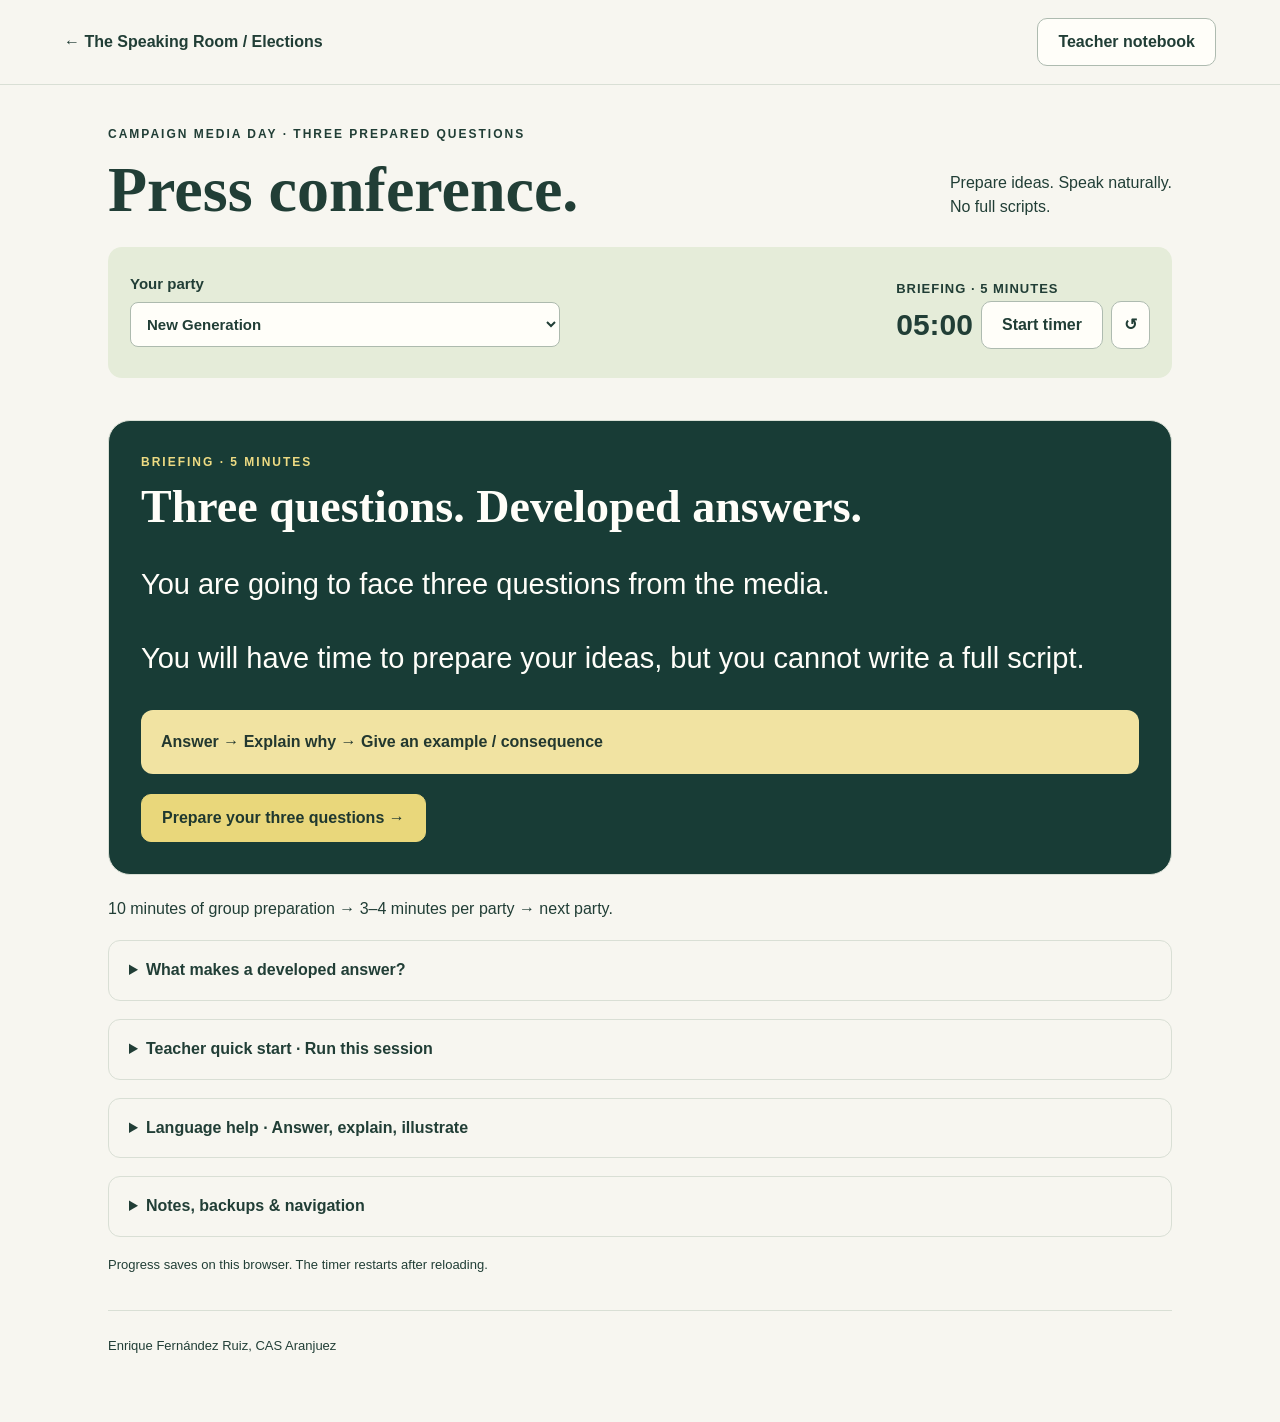
<file: media-day.html>
<!doctype html><html lang="en"><head><meta charset="utf-8"><meta name="viewport" content="width=device-width,initial-scale=1"><meta name="theme-color" content="#183c36"><title>Media Day · The Speaking Room</title><link rel="stylesheet" href="media-day.css"><link rel="stylesheet" href="writing-support.css"></head><body>
<a class="skip" href="#screen">Skip to activity</a><header><a href="index.html#elections">← The Speaking Room / Elections</a><button id="notebook">Teacher notebook</button></header>
<main><div class="eyebrow">Campaign Media Day · Three prepared questions</div><div class="masthead"><h1>Press conference.</h1><p>Prepare ideas. Speak naturally.<br>No full scripts.</p></div>
<div id="toolbar"><label>Your party<select id="party"></select></label><div><span id="status"></span><div class="timer"><output id="clock" aria-label="Time remaining">05:00</output><button id="timer-toggle">Start timer</button><button id="timer-reset" aria-label="Reset stage timer">↺</button></div></div></div>
<p id="progress" role="status"></p><section id="screen" tabindex="-1"></section>
<details><summary>What makes a developed answer?</summary><p><strong>Question:</strong> Why should young people receive cheaper public transport?</p><p><strong>Weak:</strong> Because it is expensive.</p><div class="rule"><strong>What we want:</strong><p>Young people usually have less money and many of them depend on public transport to study or work. For example, a student who travels every day can spend a significant part of their money on transport. Cheaper fares would make education and work more accessible.</p></div><p>Do not memorise this example. Use the structure: <strong>ANSWER + WHY + EXAMPLE.</strong></p></details>
<details><summary>Teacher quick start · Run this session</summary><ol><li><strong>Briefing · 5 minutes:</strong> explain the answer structure and the no-full-scripts rule.</li><li><strong>Preparation · 10 minutes:</strong> each group selects its party, reads all three questions and prepares ideas together. Notes are optional.</li><li><strong>Conference · 3–4 minutes per party:</strong> select the party on the classroom screen and start. Read or project question 1, listen to the developed answer, then move to questions 2 and 3.</li><li>Use a different speaker for each question whenever possible. A fourth student can add information, give another example or complete an answer.</li><li>Finish the conference, then choose the next party.</li></ol><p>The timer is optional and never advances the activity automatically. It covers the whole conference, not each question. Preparation notes stay on the device where they were written; groups can also use paper. Close the private notebook before projecting.</p></details>
<details><summary>Language help · Answer, explain, illustrate</summary><div class="help-grid"><div><h3>Answer</h3><p>Our position is that…<br>We propose…</p></div><div><h3>Explain why</h3><p>The main reason is…<br>This matters because…</p></div><div><h3>Give an example / consequence</h3><p>For example,…<br>In practice,…<br>This would mean that…</p></div></div></details>
<details><summary>Notes, backups &amp; navigation</summary><p>Saved on this browser only. Word gathers your party’s saved campaign notes. JSON restores this prepared-question session. Earlier Media Day records and private teacher notes are kept separately.</p><div class="buttons"><button data-action="brief">Review briefing</button><button data-action="prep">Review preparation</button><button id="export-party-word">Download party Word (.docx)</button><button id="export">Download session backup (.json)</button><label class="file">Restore session backup<input type="file" id="restore" accept=".json,application/json"></label></div></details>
<p id="save-status" role="status">Progress saves on this browser. The timer restarts after reloading.</p><footer>Enrique Fernández Ruiz, CAS Aranjuez</footer></main>
<dialog id="vault"><h2>Protected Media Day notebook</h2><p>Private observations on this browser. Close before projecting. Auto-lock after 15 minutes. This is one piece of campaign evidence, not an automatic grade.</p><form id="unlock"><p id="vault-info"></p><label>Password<input id="password" type="password" required minlength="12" autocomplete="current-password"></label><label id="repeat-label">Repeat password<input id="repeat" type="password" minlength="12" autocomplete="new-password"></label><button class="primary" id="unlock-button">Unlock</button></form><p id="vault-error" role="alert"></p><div id="evidence" hidden></div><button id="vault-close">Close &amp; lock</button></dialog>

<script src="manifesto-data.js"></script><script src="media-data.js"></script><script src="media-prepared-questions.js"></script><script src="media-prepared-core.js"></script><script src="campaign-word.js"></script><script src="media-prepared.js"></script><script src="media-teacher.js"></script><script src="writing-support.js"></script></body></html>
</file>
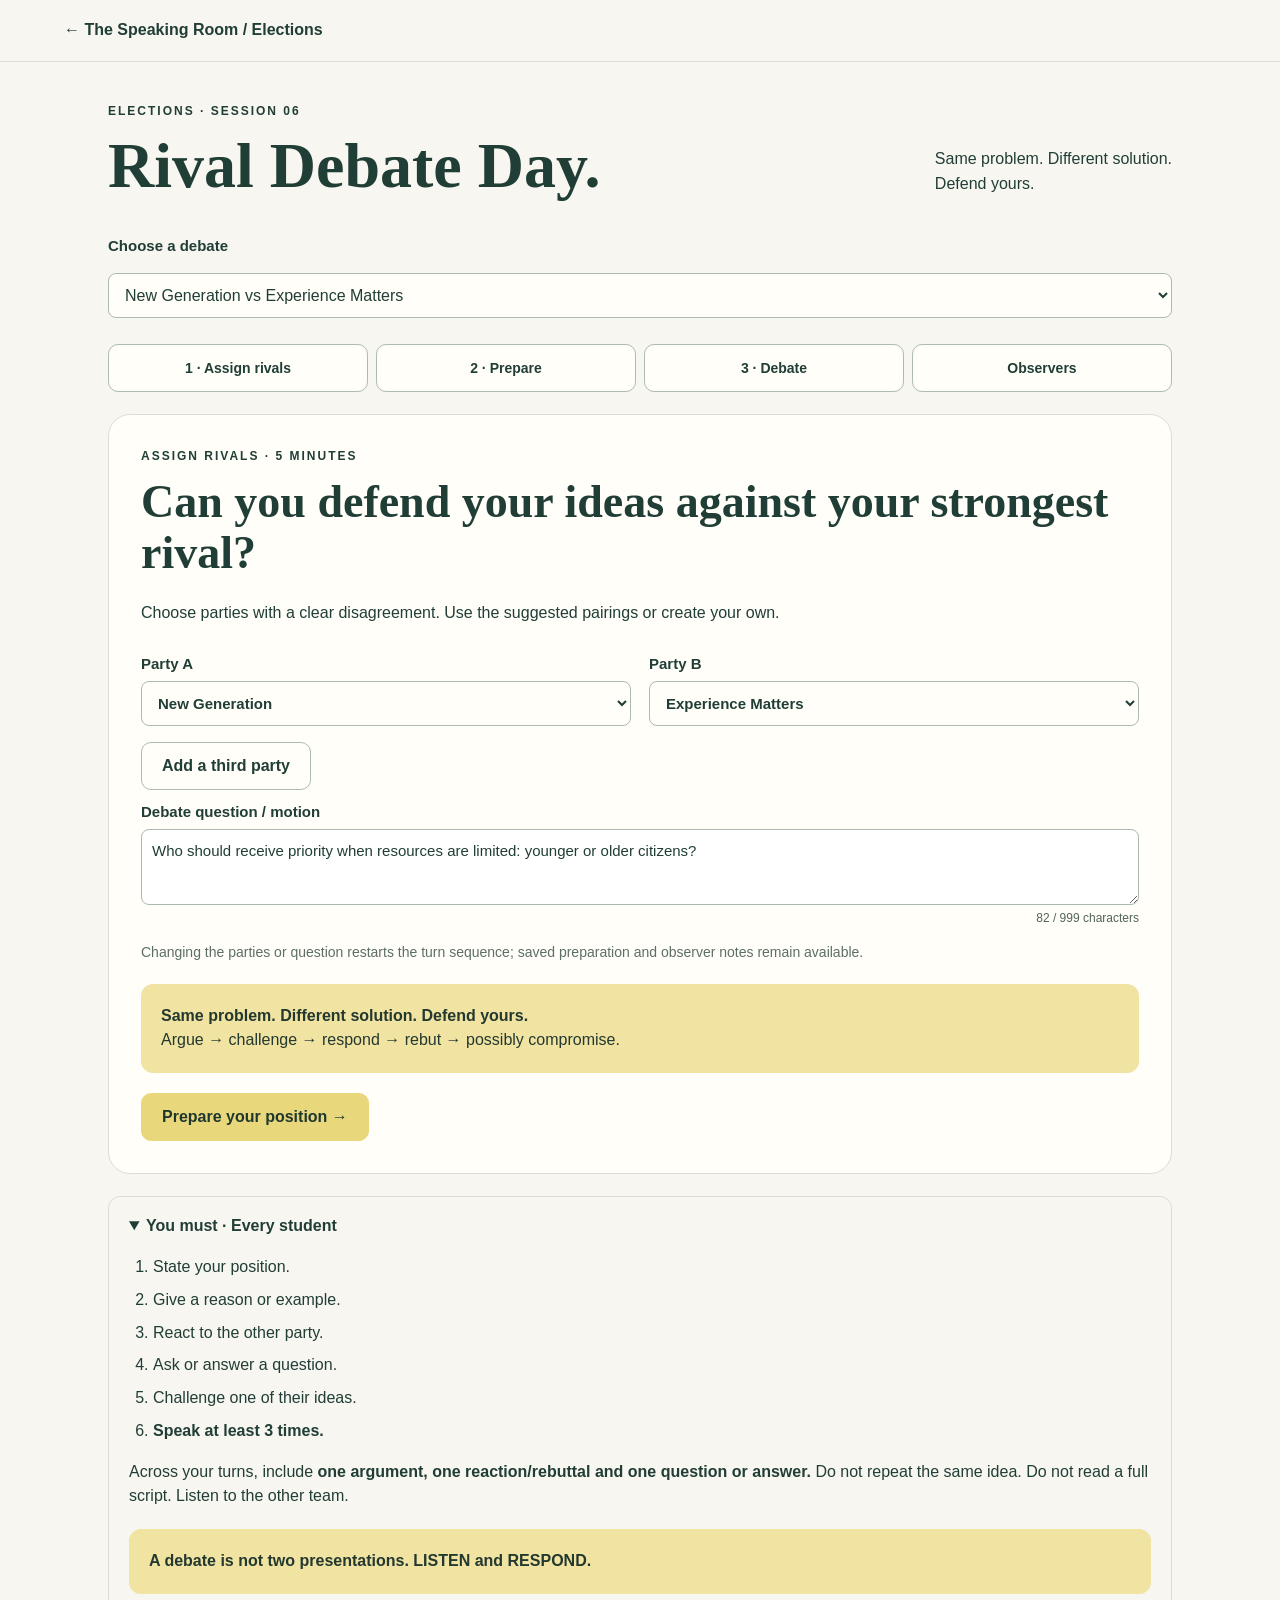
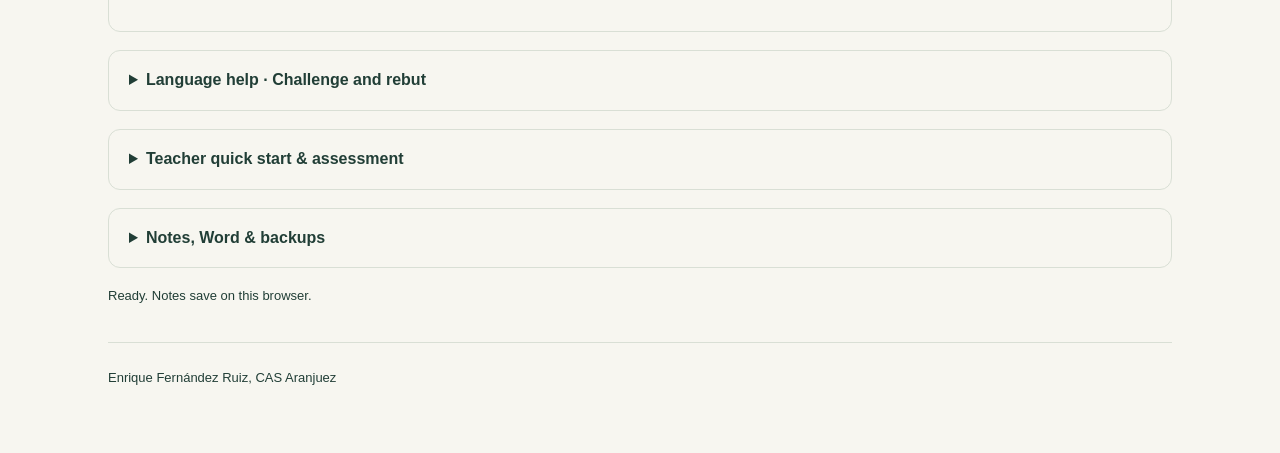
<file: rival-day.html>
<!doctype html><html lang="en"><head><meta charset="utf-8"><meta name="viewport" content="width=device-width,initial-scale=1"><title>Rival Debate Day · The Speaking Room</title><link rel="stylesheet" href="media-day.css"><link rel="stylesheet" href="writing-support.css"><style>.stage-nav{display:flex;gap:8px;flex-wrap:wrap;margin:20px 0}.stage-nav button{flex:1;font-size:14px}.turn-title{font-family:Arial,sans-serif;font-size:clamp(26px,4vw,42px)}.speaker{padding:14px;border-bottom:1px solid #d9dfd5}.speaker .buttons{margin-top:8px}.speaker label{display:inline-block;margin-right:14px}.speaker button{min-width:48px}.must{padding-left:24px}.must li{margin:8px 0}.rubric{display:grid;grid-template-columns:1fr 2fr;gap:10px}.rubric dt{font-weight:bold}.rubric dd{margin:0}#screen{overflow-wrap:anywhere}.live #setup-header,.live .masthead,.live .eyebrow{display:none}.live .hero h2{font-family:Arial,sans-serif}.live .hero{margin-top:12px}@media(max-width:650px){.stage-nav button{flex-basis:40%;padding:10px}.rubric{grid-template-columns:1fr}.rubric dd{margin-bottom:10px}}</style></head><body>
<a class="skip" href="#screen">Skip to activity</a><header><a href="index.html#elections">← The Speaking Room / Elections</a></header><main><div class="eyebrow">Elections · Session 06</div><div class="masthead"><h1>Rival Debate Day.</h1><p>Same problem. Different solution.<br>Defend yours.</p></div><div id="setup-header"><label for="debate">Choose a debate</label><select id="debate"></select></div>
<nav class="stage-nav" aria-label="Debate stages"><button data-view="setup">1 · Assign rivals</button><button data-view="prep">2 · Prepare</button><button data-view="live">3 · Debate</button><button data-view="observers">Observers</button></nav><section id="screen" tabindex="-1"></section>
<details open><summary>You must · Every student</summary><ol class="must"><li>State your position.</li><li>Give a reason or example.</li><li>React to the other party.</li><li>Ask or answer a question.</li><li>Challenge one of their ideas.</li><li><strong>Speak at least 3 times.</strong></li></ol><p>Across your turns, include <strong>one argument, one reaction/rebuttal and one question or answer.</strong> Do not repeat the same idea. Do not read a full script. Listen to the other team.</p><div class="rule"><strong>A debate is not two presentations. LISTEN and RESPOND.</strong></div></details>
<details><summary>Language help · Challenge and rebut</summary><p>I disagree because…<br>The problem with that argument is…<br>You said that…, but…<br>That may be true, however…<br>Our proposal would be more effective because…</p><h3>Direct challenge questions</h3><ul><li>Who would be negatively affected by your policy?</li><li>Why should your group receive priority?</li><li>What would happen if your proposal failed?</li><li>Is your idea fair for people outside your target group?</li><li>How would this work in practice?</li></ul></details>
<details><summary>Teacher quick start &amp; assessment</summary><ol><li><strong>Assign rivals · 5 minutes:</strong> use known conflicts from earlier sessions. Choose a suggested pairing or “Custom debate”. The suggestions are options, not a timetable: arrange enough debates for every party to participate.</li><li><strong>Prepare · 10 minutes:</strong> each party records keywords for its position, two arguments, an example, a weakness in the rival’s position and one question.</li><li><strong>Debate · about 6–8 minutes for two parties:</strong> use the next-turn button. Opening positions take 30–40 seconds per party. Each argument is followed by a rival’s response; then questions, answers, rebuttals and the compromise question.</li><li>Rotate speakers within each phase. Each student must speak at least three times, including an argument, a reaction/rebuttal and a question or answer. Several students may share a phase. Allow extra exchanges or extend the time for larger groups and three-party debates.</li><li>Other groups record only the strongest argument, best rebuttal and possible compromise in Observers.</li></ol><p>For three parties, every argument gets two responses. Direct questions follow A → B → C → A. No agreement is required at the end.</p><dl class="rubric"><dt>Argument</dt><dd>Clear idea + reason.</dd><dt>Development</dt><dd>Example, consequence or explanation.</dd><dt>Interaction</dt><dd>Responds to what the rival actually says.</dd><dt>Rebuttal</dt><dd>Challenges the rival’s reasoning directly.</dd><dt>Questioning</dt><dd>Asks useful questions.</dd><dt>Fluency &amp; clarity</dt><dd>Keeps communication going.</dd><dt>Participation</dt><dd>Everyone contributes.</dd></dl><p>Session 05 develops shared policies; this session defends competing solutions. Allies and rivals may later need to cooperate in National Crisis Room.</p></details>
<details><summary>Notes, Word &amp; backups</summary><p>Each debate has separate notes. Saved only on this device and browser; no live synchronisation. Select a party below to download its campaign portfolio, including preparation and observer notes. The JSON backup restores Rival Debate Day only.</p><label for="export-party">Party portfolio</label><select id="export-party"></select><div class="buttons"><button id="word">Download party Word (.docx)</button><button id="backup">Download debate backup (.json)</button><label>Restore Rival Debate Day<input id="restore" type="file" accept=".json,application/json"></label></div></details>
<p id="save-status" role="status">Ready. Notes save on this browser.</p><footer>Enrique Fernández Ruiz, CAS Aranjuez</footer></main><script src="manifesto-data.js"></script><script src="rival-core.js"></script><script src="campaign-word.js"></script><script src="rival-day.js"></script><script src="writing-support.js"></script></body></html>
</file>
<file: media-day.css>
:root{font-family:Arial,Helvetica,sans-serif;color:#213e36;background:#f7f6f0;line-height:1.55}*{box-sizing:border-box}[hidden]{display:none!important}body{margin:0}header{padding:18px max(5vw,20px);border-bottom:1px solid #d9dfd5;display:flex;justify-content:space-between;align-items:center;gap:15px}a{color:inherit}header a{text-decoration:none;font-weight:700}main{max-width:1120px;margin:40px auto;padding:0 28px}h1,h2{font-family:Georgia,serif;line-height:1.12;margin:10px 0 22px}h1{font-size:clamp(38px,5vw,64px)}h2{font-size:clamp(28px,3.8vw,46px)}h3{margin:10px 0}.eyebrow,.badge{font-size:12px;letter-spacing:2px;font-weight:800;text-transform:uppercase}.masthead{display:flex;justify-content:space-between;align-items:center;gap:25px}.masthead p{font-size:16px}.hero,.card{padding:32px;border-radius:22px;margin:22px 0;background:#fffef9;border:1px solid #d9dfd5}.hero{background:#183c36;color:#fffef9}.hero p,.question{font-size:clamp(20px,2.4vw,29px)}.hero .badge{color:#eddb83}.rule,.cue{padding:20px;border-radius:12px;background:#f1e3a2;color:#23382f;margin:20px 0}.cue{font-size:clamp(20px,2.5vw,28px);border-left:6px solid #b46a3b}.cue strong{display:block;font-size:13px;letter-spacing:1px;text-transform:uppercase;margin-bottom:8px}.muted{color:#5d6f65;font-size:14px}.hero .muted{color:#d3dfd1}button,.file{border:1px solid #aebbb0;background:#fffef9;color:#213e36;border-radius:10px;padding:13px 20px;font:700 16px Arial;cursor:pointer;min-height:48px}button:hover{background:#e5ecd9}button:disabled{opacity:.48;cursor:not-allowed}.primary{background:#e9d77b;color:#1f382f;border-color:#e9d77b}.primary:hover{background:#f6e8a6}.buttons{display:flex;gap:12px;flex-wrap:wrap;margin-top:20px}.controls{position:sticky;bottom:0;padding:14px 0;background:#f7f6f0f5;z-index:2;display:flex;gap:10px;flex-wrap:wrap}.controls button{flex:1}.controls .primary{flex:1.3}.grid,.help-grid{display:grid;grid-template-columns:repeat(2,minmax(0,1fr));gap:18px}.help-grid{grid-template-columns:repeat(auto-fit,minmax(200px,1fr))}label{display:block;font-size:15px;font-weight:700;margin:10px 0}input:not([type=checkbox]),select{width:100%;padding:12px;border:1px solid #adbaae;border-radius:8px;font:inherit;background:#fffef9;color:#213e36;margin:6px 0}input[type=checkbox]{accent-color:#183c36;width:20px;height:20px;flex:none}.policy{display:flex;gap:12px;align-items:start;border:1px solid #d9dfd5;border-radius:12px;padding:15px;font-weight:400;margin:0}.policy:has(:checked){background:#e5ecd9;border-color:#526b4c}.steps{display:flex;gap:18px;flex-wrap:wrap}.steps>div{flex:1;min-width:190px}.stems li{margin:10px 0;font-size:20px}details{padding:17px 20px;border:1px solid #d9dfd5;border-radius:12px;margin:18px 0}summary{font-weight:700;cursor:pointer}.hero details{border-color:#82958b}.hero details p{font-size:18px}#toolbar{display:flex;justify-content:space-between;align-items:center;gap:20px;padding:15px 22px;background:#e5ecd9;border-radius:14px}#toolbar label{width:min(430px,55%)}#status{font-size:13px;font-weight:800;letter-spacing:1px;text-transform:uppercase}.timer{display:flex;gap:8px;align-items:center}.timer output{font-size:30px;font-variant-numeric:tabular-nums;font-weight:800}#timer-reset{padding:12px}#progress{display:flex;flex-wrap:wrap;gap:8px;margin:20px 0;font-size:12px}#progress span{padding:5px 10px;border-radius:20px;border:1px solid #d9dfd5}#progress .current{background:#183c36;color:white}.count{font-weight:800}footer{border-top:1px solid #d9dfd5;padding:25px 0;margin-top:35px;font-size:13px}#save-status{font-size:13px}button:focus-visible,a:focus-visible,summary:focus-visible,input:focus-visible,select:focus-visible{outline:3px solid #be7938;outline-offset:3px}.skip{position:absolute;top:-100px}.skip:focus{top:0;background:#fff;padding:15px;z-index:10}dialog{border:1px solid #aebbb0;border-radius:20px;max-width:850px;width:94%;max-height:90vh;background:#f7f6f0;color:#213e36;padding:28px}dialog::backdrop{background:#10241ed0}.news{background:#322a29}.news .badge{color:#ffd89d}.selected{background:#183c36!important;color:white!important}.summary-row{padding:18px 0;border-bottom:1px solid #d9dfd5}.warning{color:#9a3e21}section:focus{outline:none}@media(max-width:650px){main{padding:0 17px;margin:26px auto}.masthead{display:block}.grid{grid-template-columns:1fr}.hero,.card{padding:22px}#toolbar{display:block}#toolbar label{width:100%}.controls{position:static;display:grid;grid-template-columns:1fr 1fr}.controls button{padding:12px 8px;font-size:14px}header{align-items:start;font-size:13px}header button{font-size:13px;padding:8px}.timer{flex-wrap:wrap}.stems{padding-left:22px}}
/* Keep the active prompt and teacher controls together on a classroom screen. */
.hero p.muted{font-size:16px}.live header{padding-top:10px;padding-bottom:10px}.live main{margin-top:16px}.live .masthead h1{font-size:30px;margin:6px 0 14px}.live .masthead p{display:none}.live #toolbar{padding:8px 18px}.live #toolbar label{margin:0}.live #toolbar select{padding:8px;margin:2px 0}.live .timer output{font-size:25px}.live #progress{margin:12px 0}.live .hero{padding:22px 26px;margin:14px 0}.live .hero h2{font-size:34px;margin:10px 0 14px}.live .hero p{font-size:23px;margin:12px 0}.live .hero p.muted{font-size:16px}.live .hero details{margin:12px 0;padding:8px 12px}.live .controls{padding:10px 0}.live .count{margin:10px 0;font-size:14px}@media(max-width:650px){.live .hero{padding:20px}.live .hero h2{font-size:30px}.live .hero p{font-size:21px}}
</file>
<file: writing-support.css>
/* Readable notes without expanding the page unnecessarily. */
.character-count{display:block;text-align:right;font-size:12px;font-weight:normal;color:#536458;margin-top:4px}
textarea[maxlength="999"]{display:block;width:100%;box-sizing:border-box;min-height:76px;max-height:420px;resize:vertical;padding:10px;border:1px solid #acb8ab;border-radius:8px;background:#fff;color:inherit;font:inherit;font-weight:normal;line-height:1.5;margin-top:6px}
textarea:focus-visible{outline:3px solid #a97712;outline-offset:3px}
.card,.policy,.rule,details,td,.banner{overflow-wrap:anywhere;min-width:0}
@media(prefers-reduced-motion:reduce){html{scroll-behavior:auto!important}*{animation:none!important;transition:none!important}}
</file>
